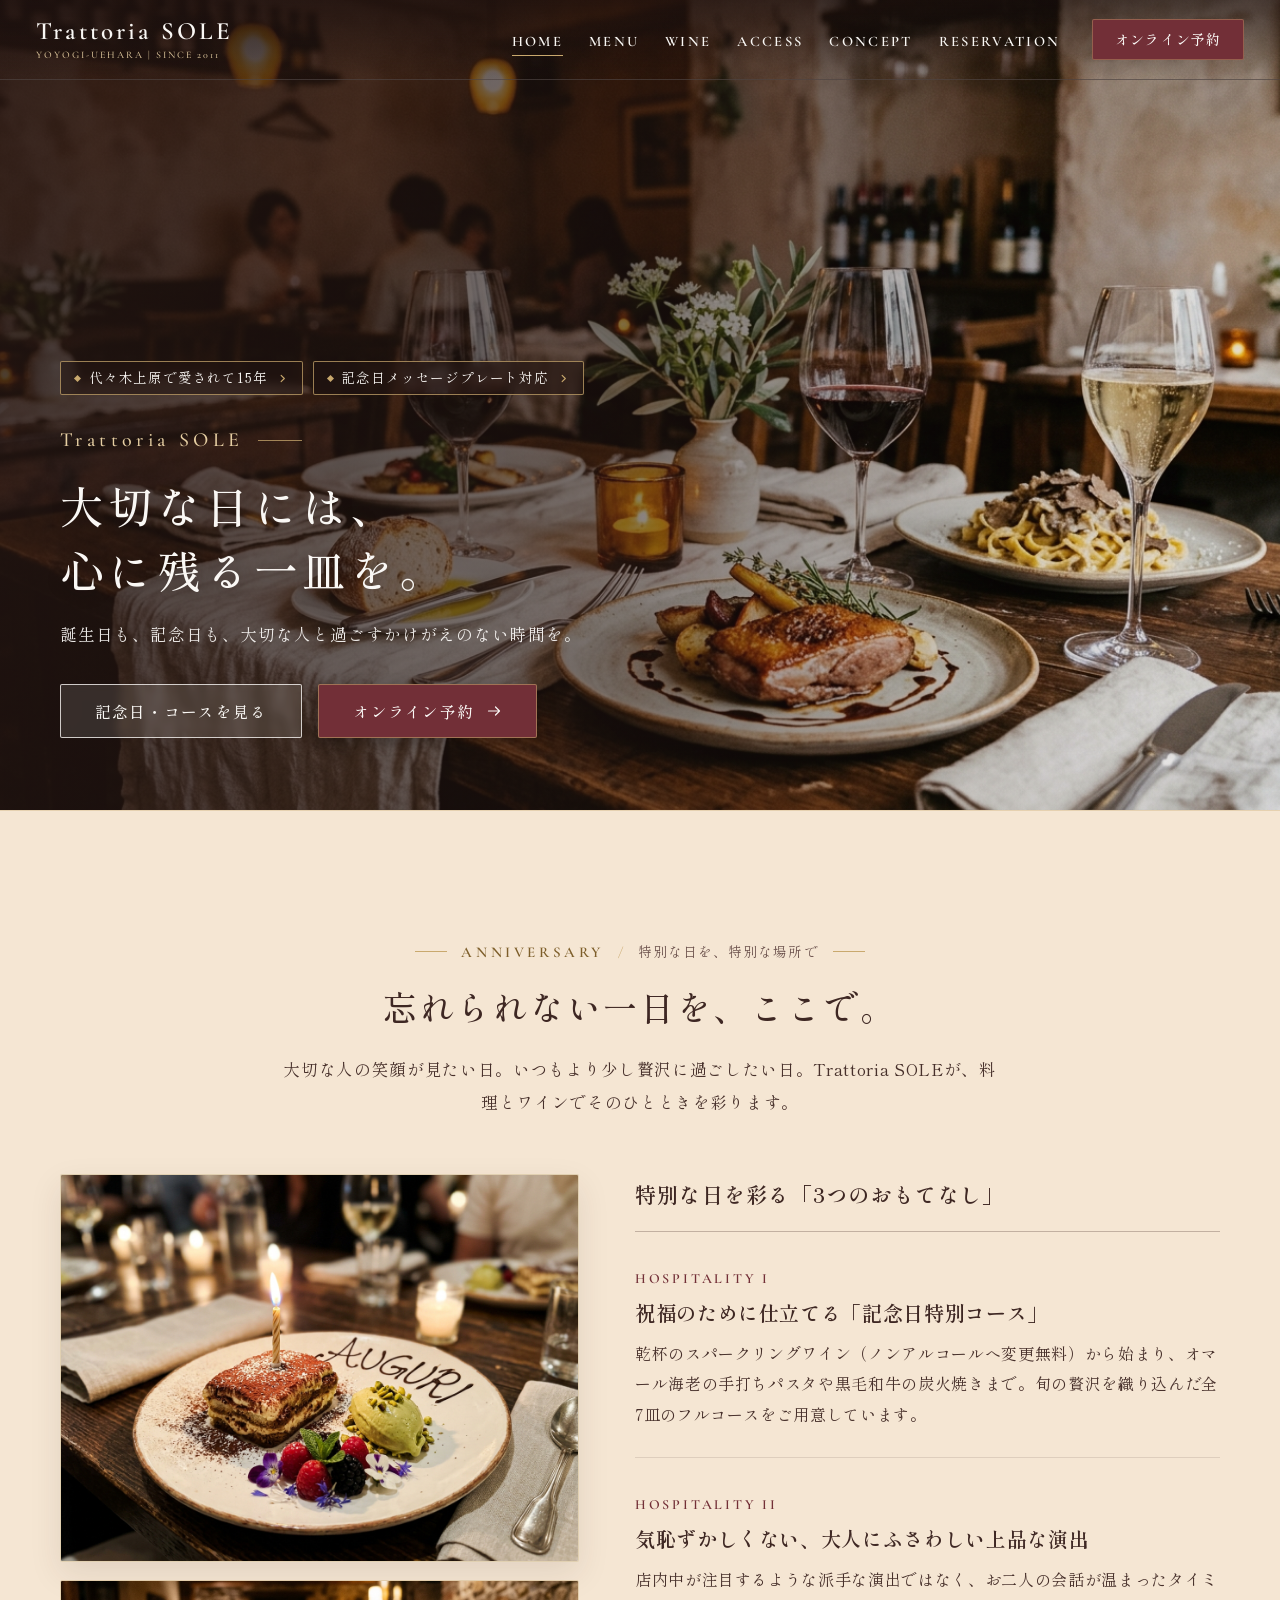
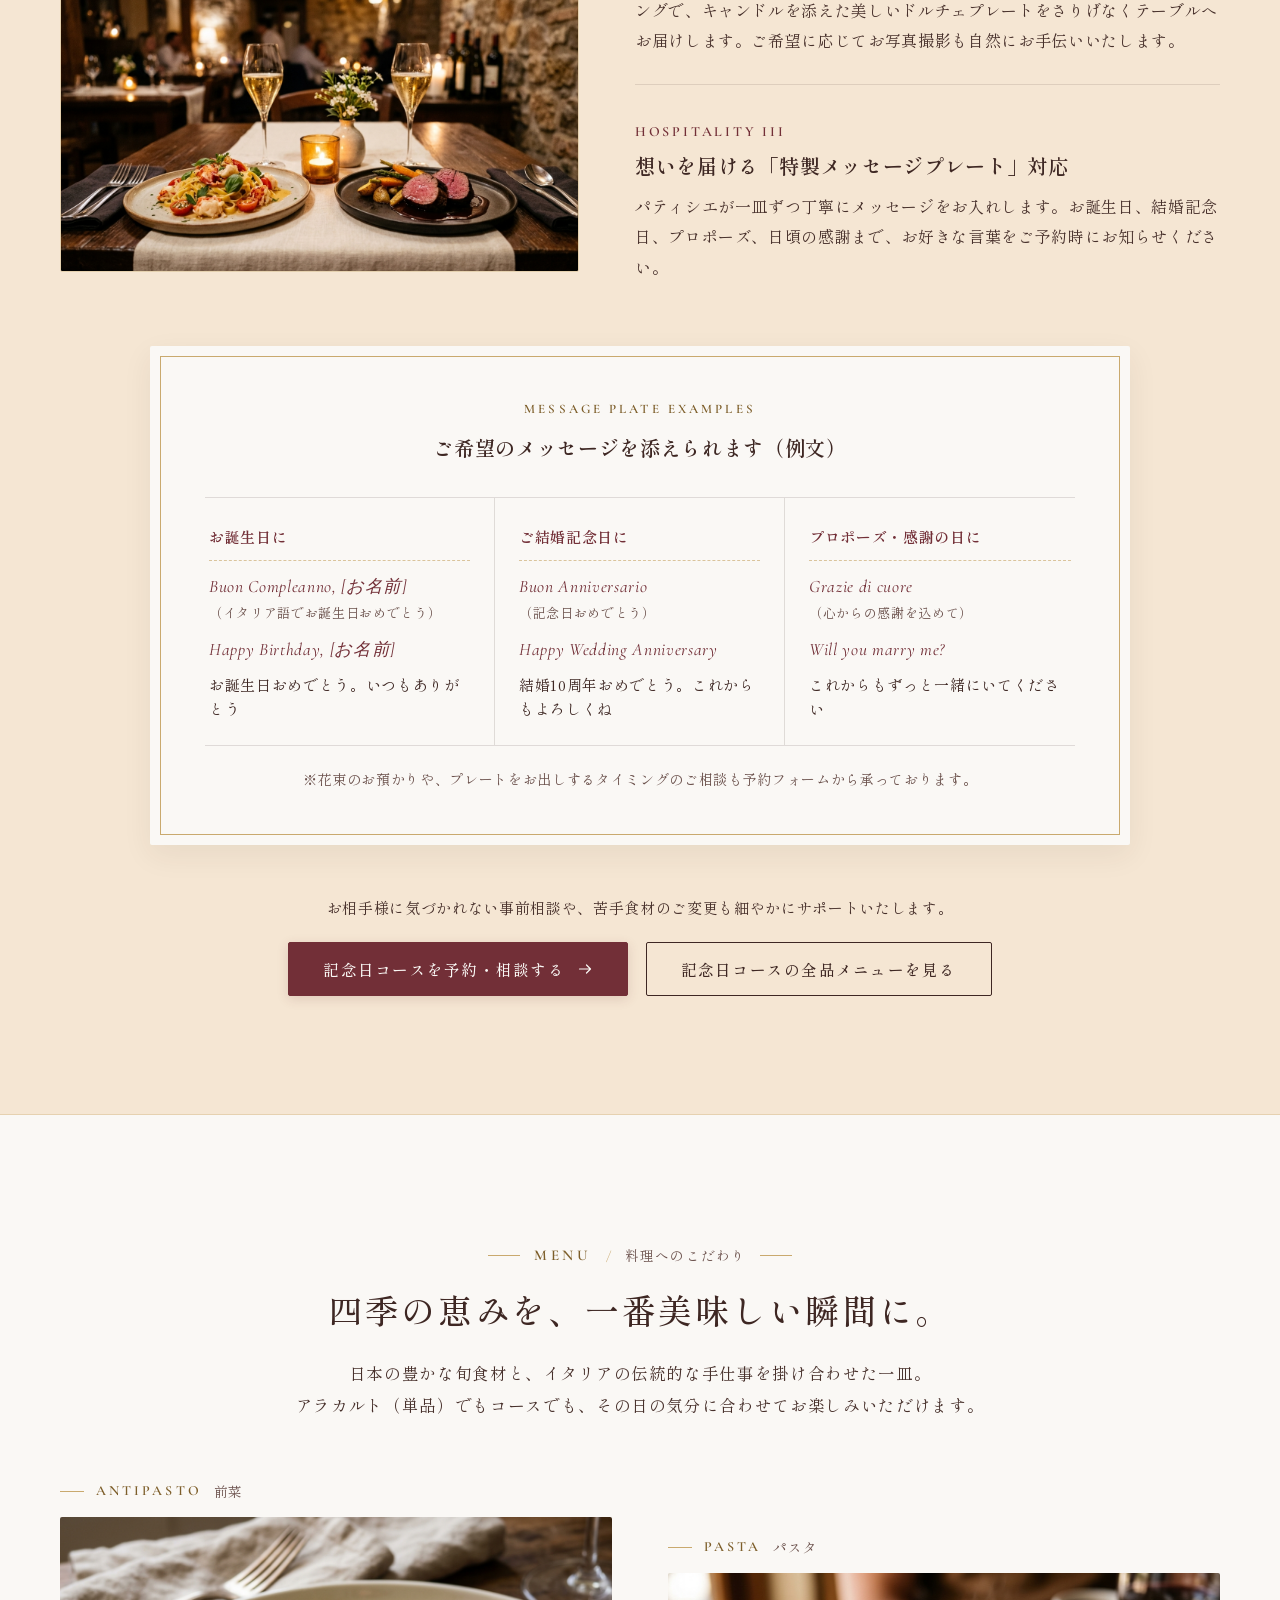
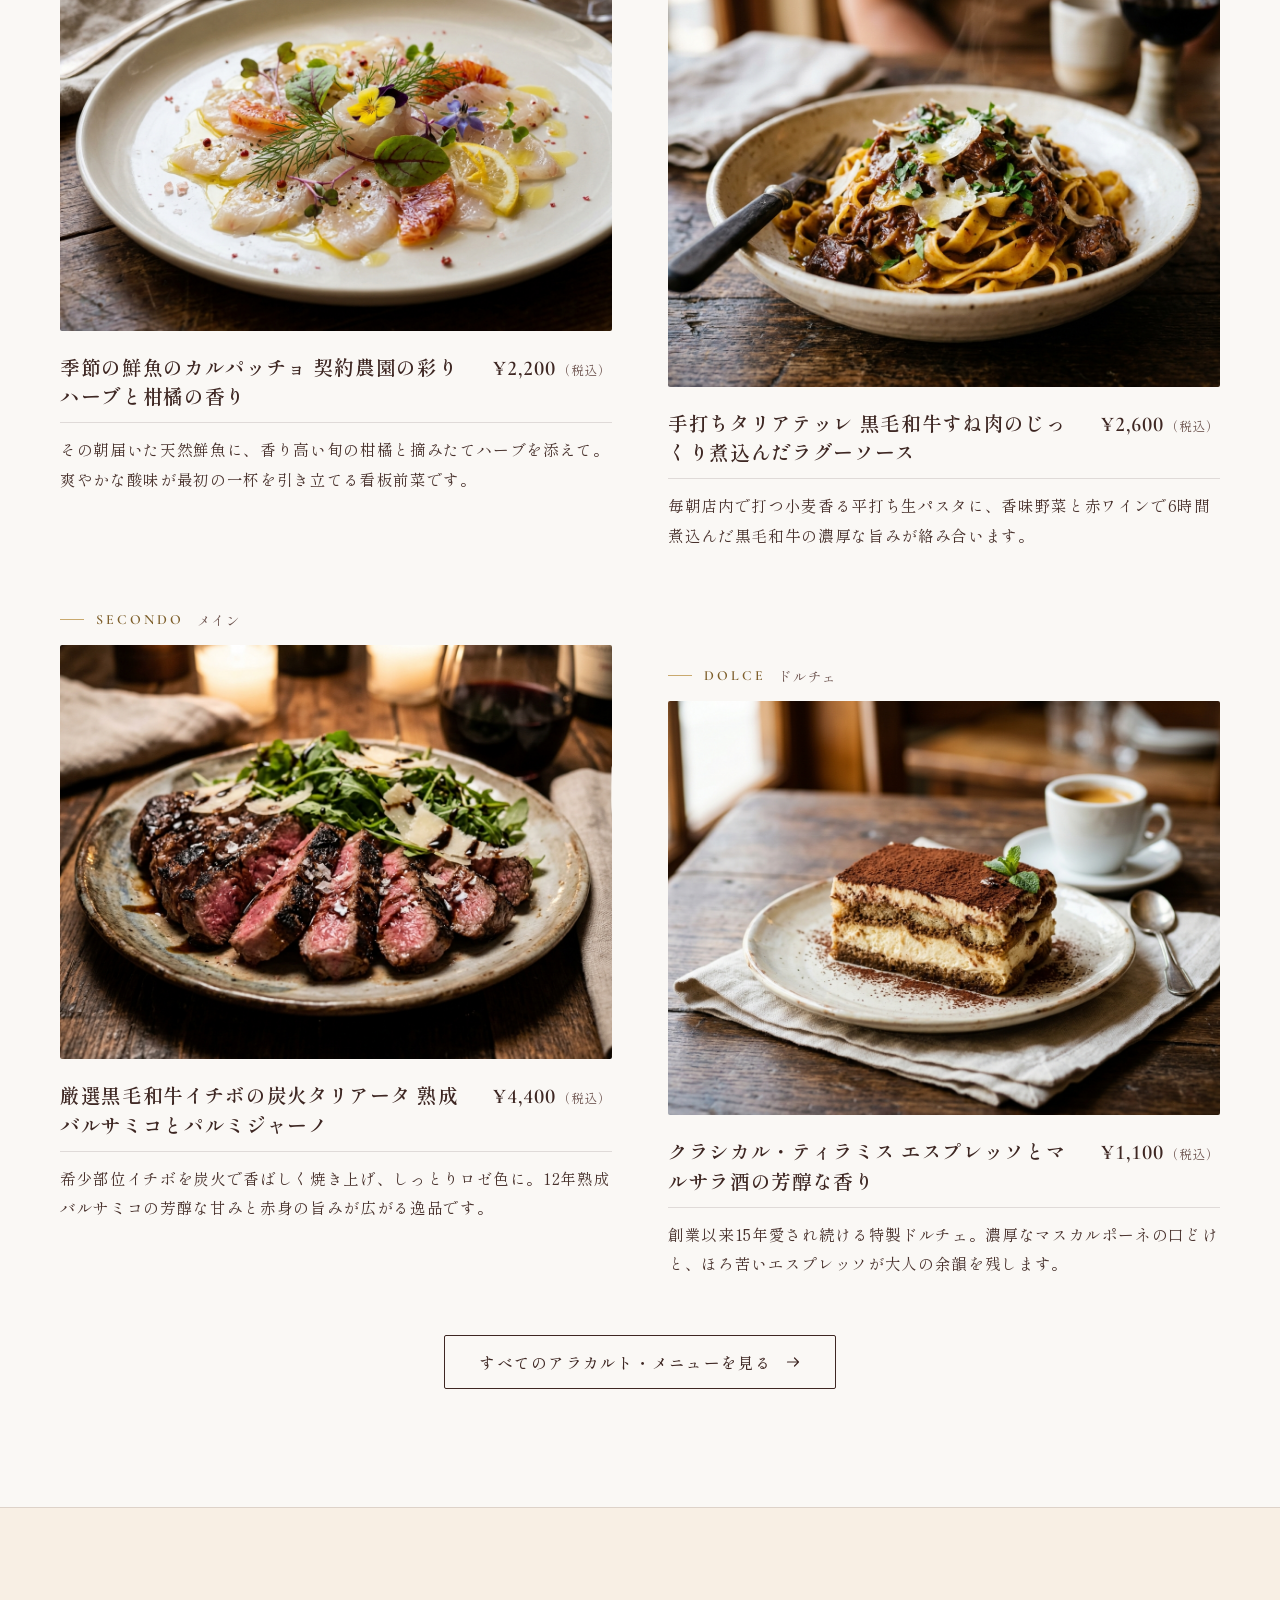
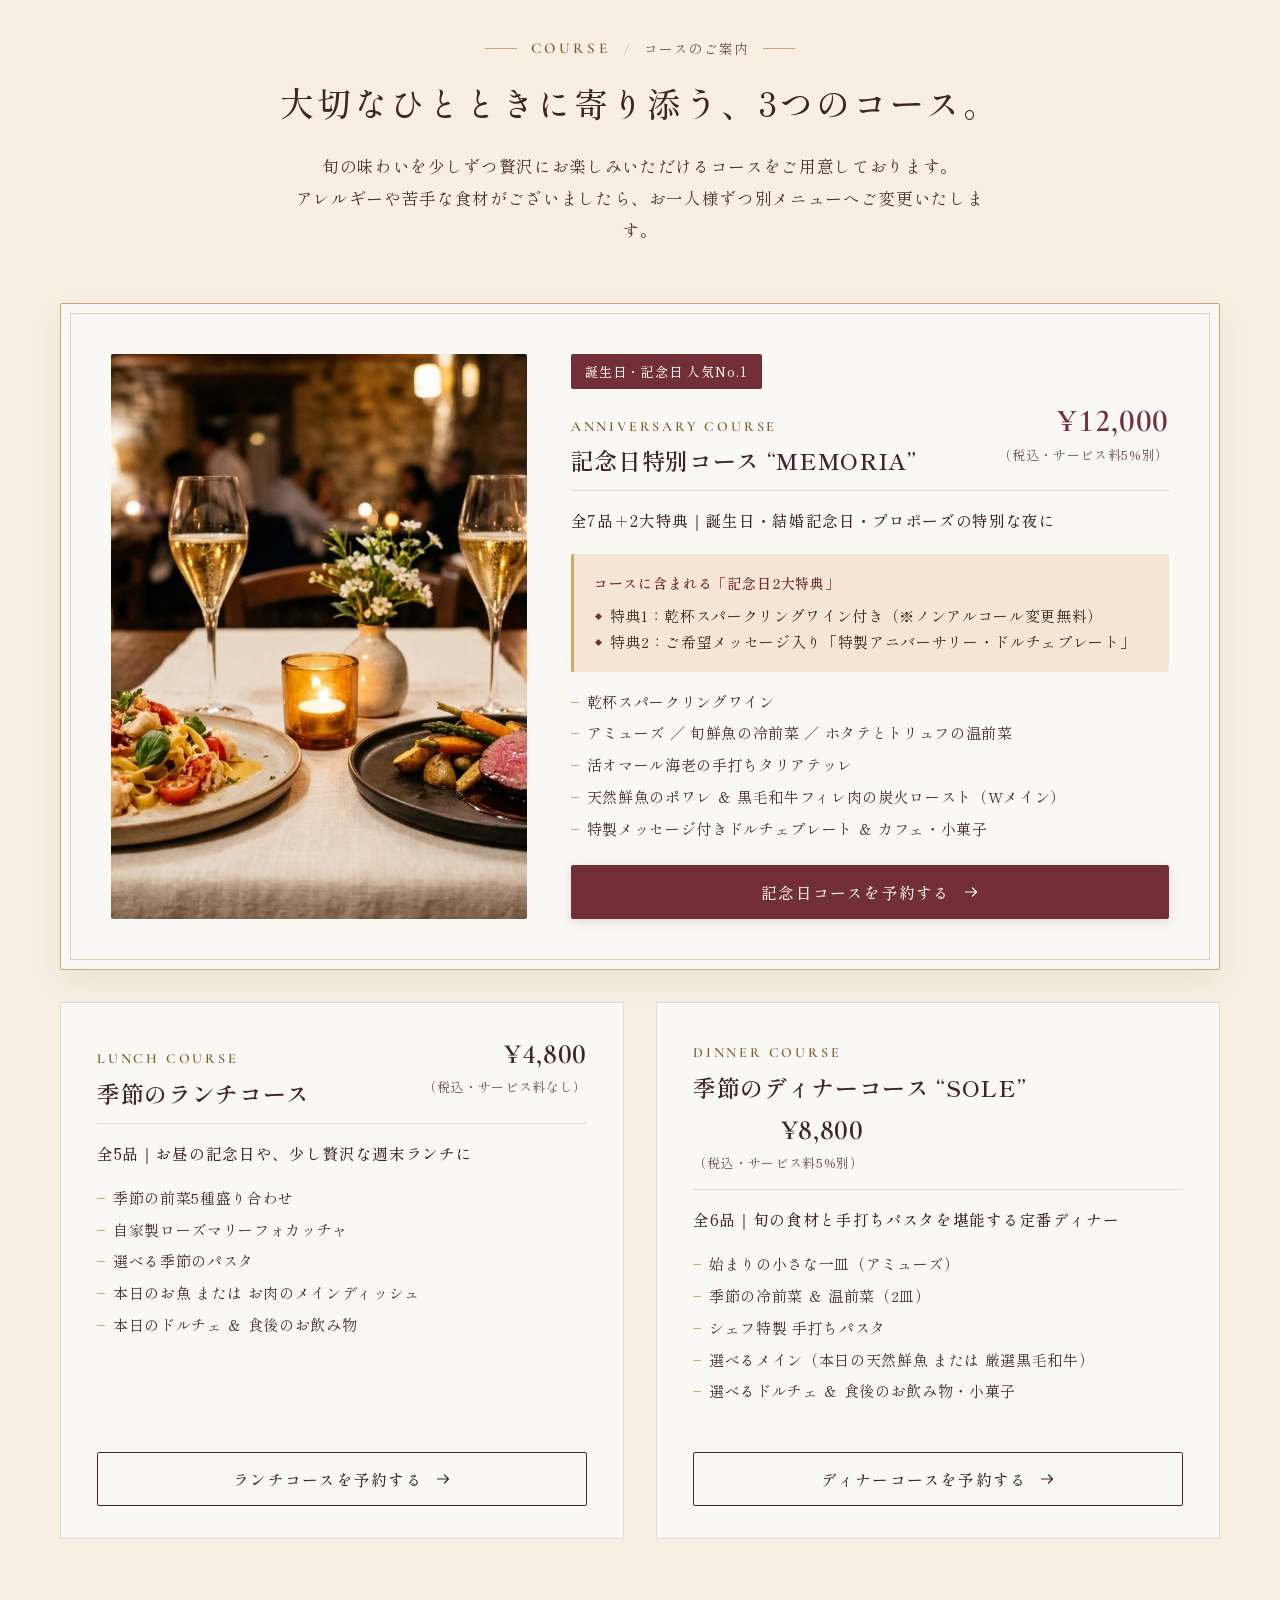
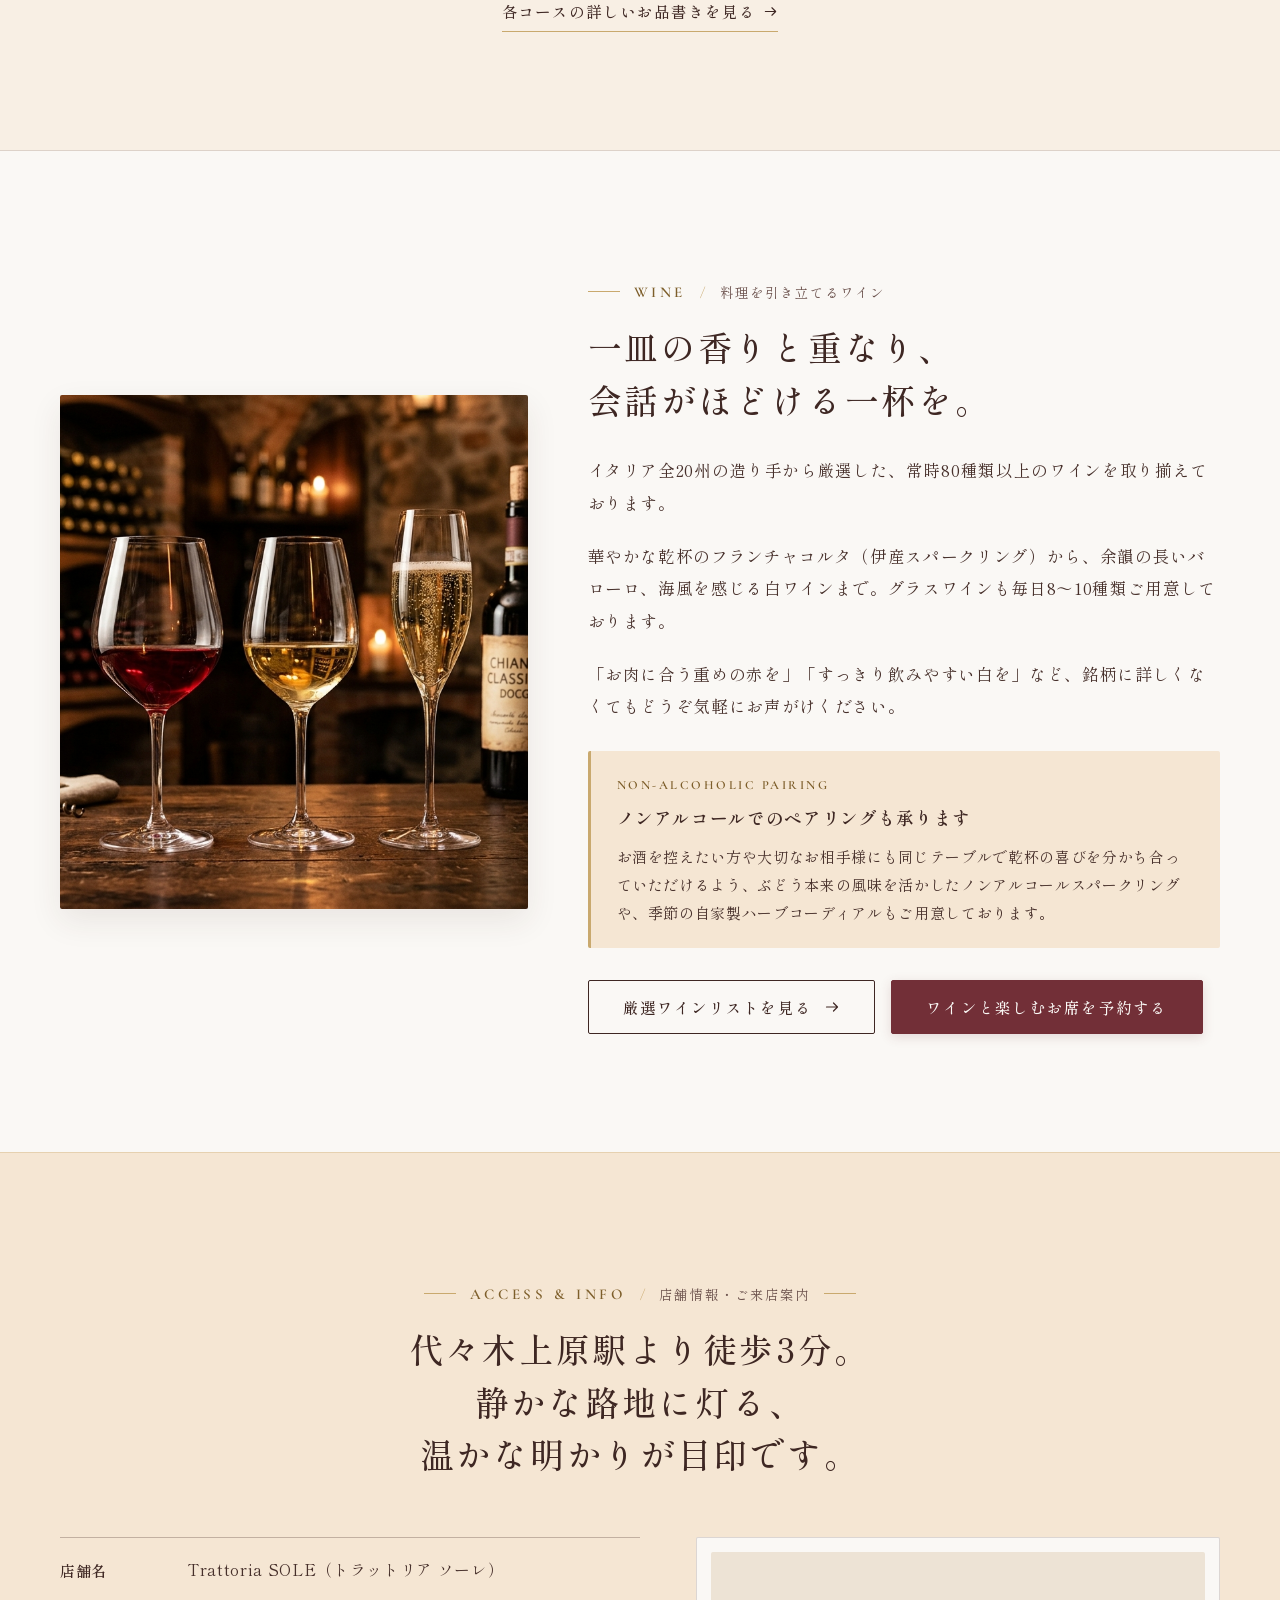
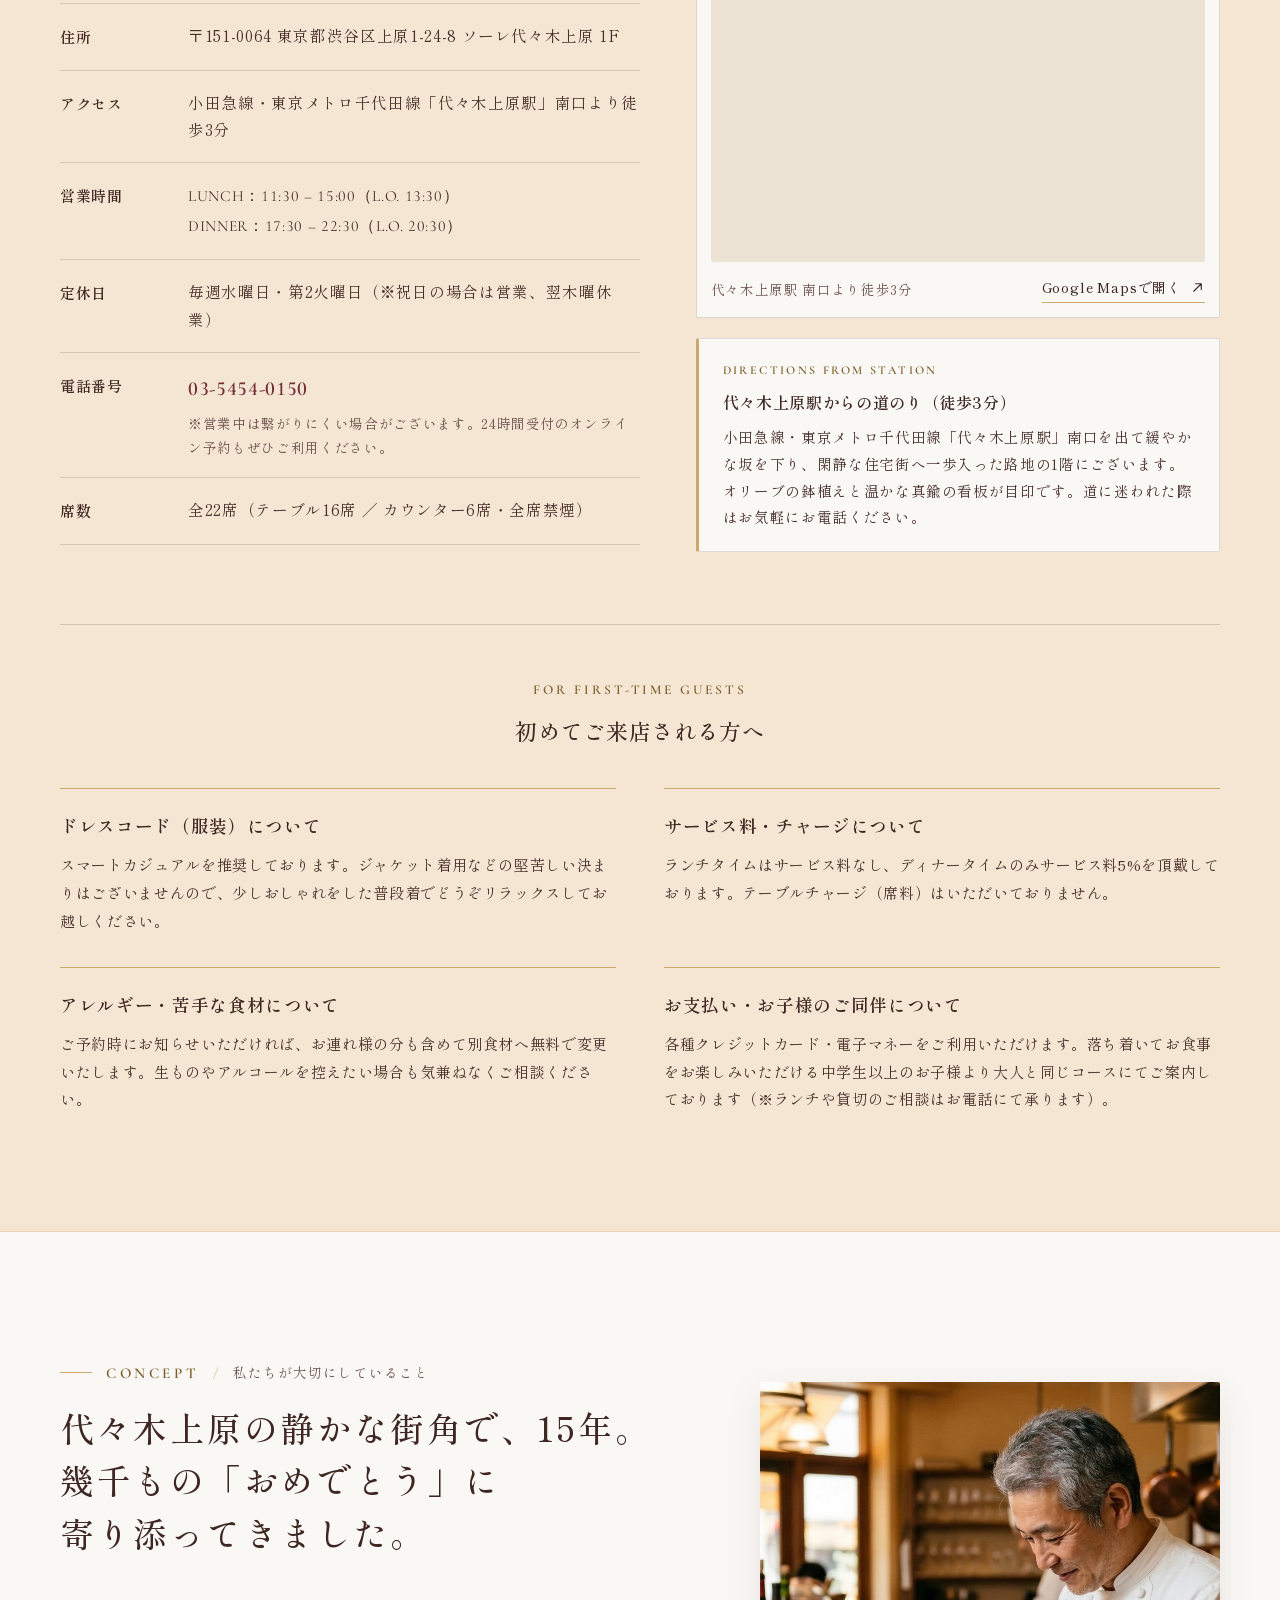
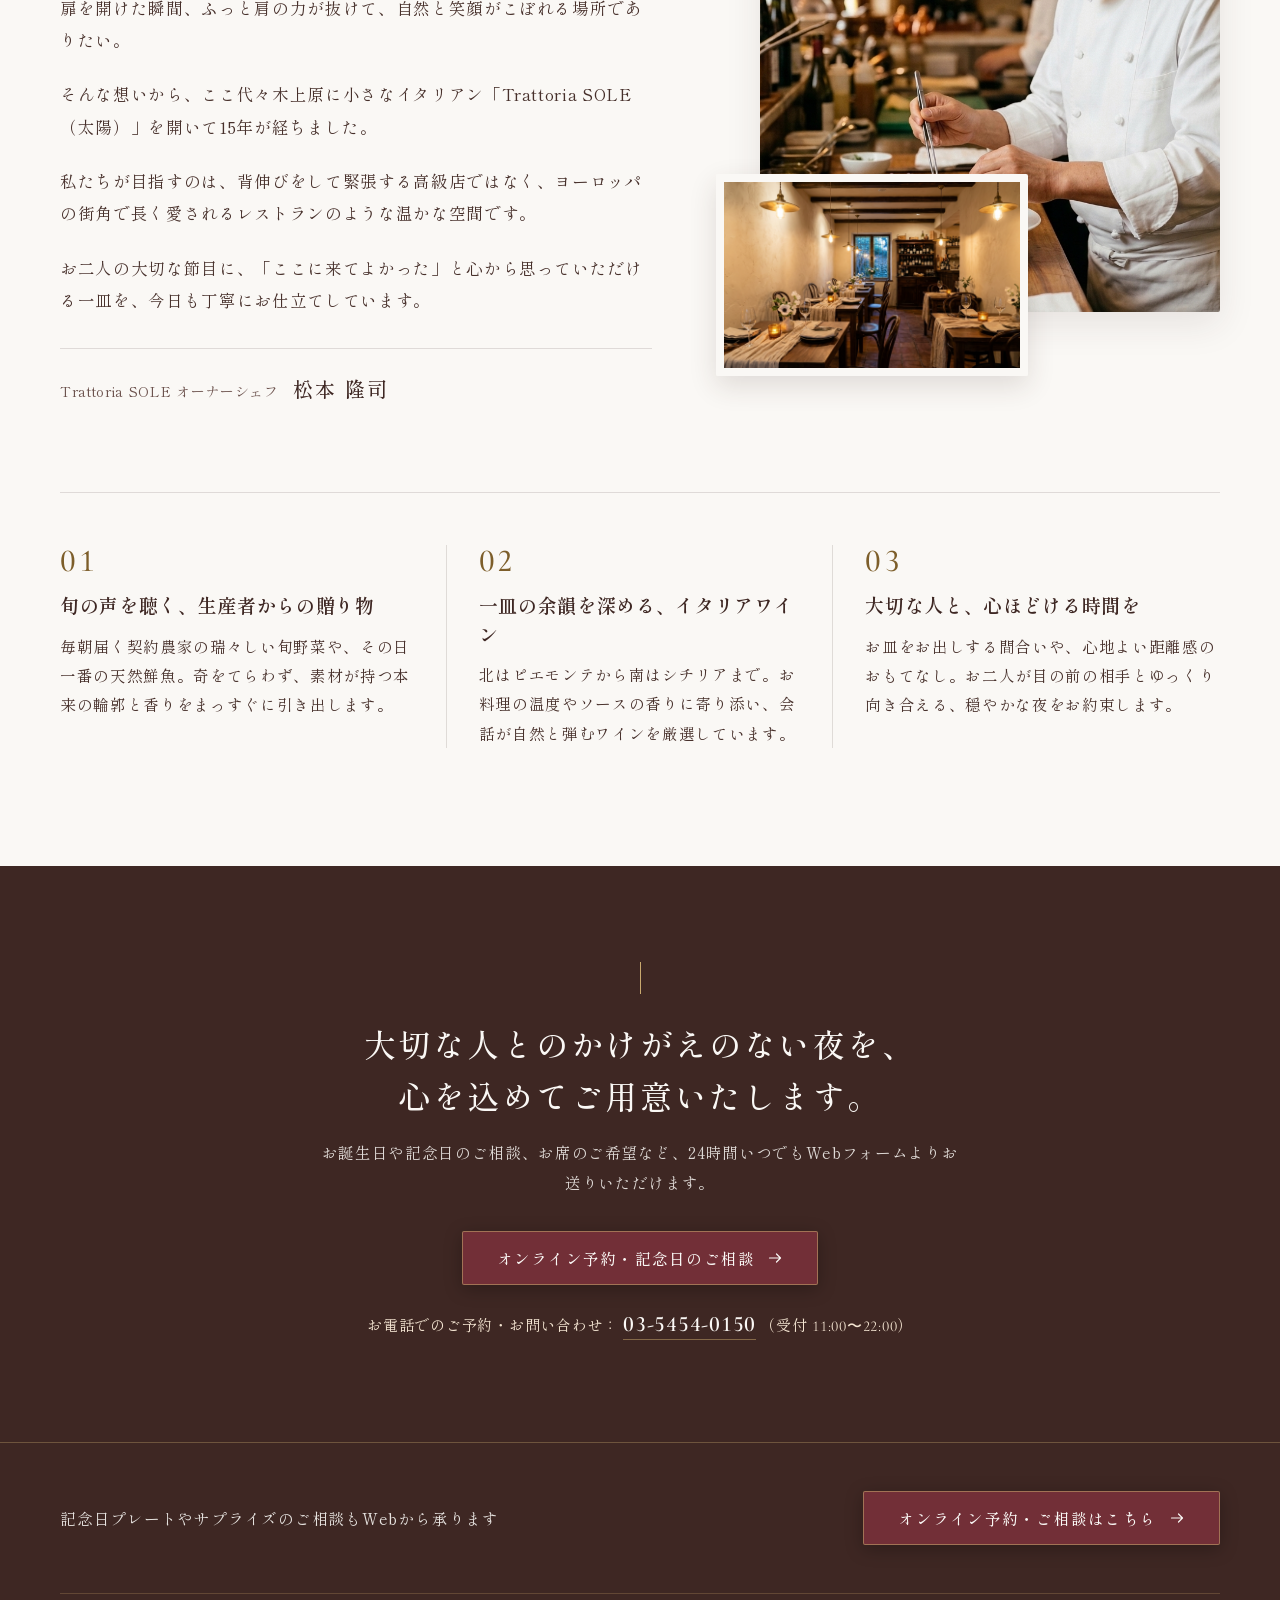
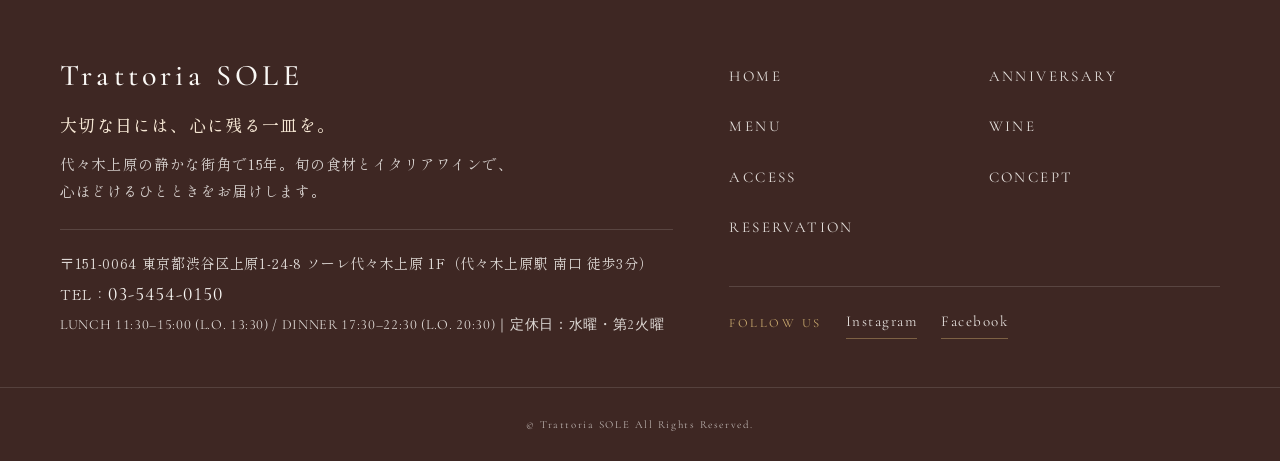
<file: index.html>
<!DOCTYPE html>
<html lang="ja">
<head>
  <meta charset="UTF-8">
  <meta name="viewport" content="width=device-width, initial-scale=1.0">
  <!-- ★ここで検索結果に表示されるページタイトル・説明文を変更できます -->
  <title>Trattoria SOLE（トラットリア ソーレ）｜代々木上原で15年続くイタリアンレストラン</title>
  <meta name="description" content="代々木上原駅徒歩3分、街角で15年愛されるイタリアンレストラン「Trattoria SOLE（トラットリア ソーレ）」。大切な日には、心に残る一皿を。誕生日・結婚記念日・プロポーズの特別コースや特製メッセージプレートも承ります。">

  <!-- Google Fonts（気品ある欧文 Cormorant Garamond ＆ 温かみのある日本語明朝体 Shippori Mincho） -->
  <link rel="preconnect" href="https://fonts.googleapis.com">
  <link rel="preconnect" href="https://fonts.gstatic.com" crossorigin>
  <link href="https://fonts.googleapis.com/css2?family=Cormorant+Garamond:ital,wght@0,400;0,500;0,600;1,400&family=Shippori+Mincho:wght@400;500;600&display=swap" rel="stylesheet">

  <!-- 共通スタイルシート -->
  <link rel="stylesheet" href="css/style.css">
</head>
<body>

  <!-- =====================================================================
       共通ヘッダー（スクロール追従・全ページ共通予約導線）
       ===================================================================== -->
  <header class="site-header site-header--transparent" id="site-header">
    <div class="site-header__inner">
      <!-- ★既存のロゴ画像ファイルがある場合は、ここのテキストロゴを <img src="assets/logo.png" alt="Trattoria SOLE"> に差し替えられます -->
      <a href="index.html" class="site-logo" aria-label="Trattoria SOLE ホームへ">
        <span class="site-logo__main">Trattoria SOLE</span>
        <span class="site-logo__sub">YOYOGI-UEHARA | SINCE 2011</span>
      </a>

      <!-- PC用グローバルナビゲーション ＋ 常時表示予約ボタン -->
      <div class="header-nav-wrap">
        <nav class="global-nav" aria-label="メインナビゲーション">
          <ul class="global-nav__list">
            <li><a href="index.html" class="global-nav__link is-current">HOME</a></li>
            <li><a href="menu.html" class="global-nav__link">MENU</a></li>
            <li><a href="wine.html" class="global-nav__link">WINE</a></li>
            <li><a href="#access" class="global-nav__link">ACCESS</a></li>
            <li><a href="#concept" class="global-nav__link">CONCEPT</a></li>
            <li><a href="reservation.html" class="global-nav__link">RESERVATION</a></li>
          </ul>
        </nav>
        <a href="reservation.html" class="header-cta-btn">オンライン予約</a>
      </div>

      <!-- スマホ・タブレット用ハンバーガーボタン -->
      <button type="button" class="nav-toggle" id="nav-toggle" aria-expanded="false" aria-controls="mobile-drawer" aria-label="メニューを開く">
        <span class="nav-toggle__bars" aria-hidden="true">
          <span class="nav-toggle__bar"></span>
          <span class="nav-toggle__bar"></span>
          <span class="nav-toggle__bar"></span>
        </span>
        <span class="nav-toggle__label" id="nav-toggle-label">MENU</span>
      </button>
    </div>
  </header>

  <!-- スマホ・タブレット用ドロワーメニュー -->
  <div class="mobile-drawer" id="mobile-drawer" aria-hidden="true">
    <nav aria-label="スマートフォン用メニュー">
      <ul class="mobile-drawer__list">
        <li class="mobile-drawer__item">
          <a href="index.html" class="mobile-drawer__link">
            <span class="mobile-drawer__en">HOME</span>
            <span class="mobile-drawer__jp">トップページ</span>
          </a>
        </li>
        <li class="mobile-drawer__item">
          <a href="#anniversary" class="mobile-drawer__link">
            <span class="mobile-drawer__en">ANNIVERSARY</span>
            <span class="mobile-drawer__jp">記念日のおもてなし</span>
          </a>
        </li>
        <li class="mobile-drawer__item">
          <a href="menu.html" class="mobile-drawer__link">
            <span class="mobile-drawer__en">MENU</span>
            <span class="mobile-drawer__jp">お料理・コースのご案内</span>
          </a>
        </li>
        <li class="mobile-drawer__item">
          <a href="wine.html" class="mobile-drawer__link">
            <span class="mobile-drawer__en">WINE</span>
            <span class="mobile-drawer__jp">料理を引き立てるワイン</span>
          </a>
        </li>
        <li class="mobile-drawer__item">
          <a href="#access" class="mobile-drawer__link">
            <span class="mobile-drawer__en">ACCESS</span>
            <span class="mobile-drawer__jp">店舗情報・アクセス</span>
          </a>
        </li>
        <li class="mobile-drawer__item">
          <a href="#concept" class="mobile-drawer__link">
            <span class="mobile-drawer__en">CONCEPT</span>
            <span class="mobile-drawer__jp">私たちが大切にしていること</span>
          </a>
        </li>
        <li class="mobile-drawer__item">
          <a href="reservation.html" class="mobile-drawer__link">
            <span class="mobile-drawer__en">RESERVATION</span>
            <span class="mobile-drawer__jp">ご予約・記念日のご相談</span>
          </a>
        </li>
      </ul>
    </nav>

    <div class="mobile-drawer__footer">
      <p class="mobile-drawer__tel-label">お電話でのご予約・ご相談（11:00–22:00）</p>
      <a href="tel:0354540150" class="mobile-drawer__tel tel-num">03-5454-0150</a>
      <p class="mobile-drawer__hours">
        LUNCH 11:30–15:00 (L.O. 13:30) / DINNER 17:30–22:30 (L.O. 20:30)<br>
        定休日：毎週水曜日・第2火曜日
      </p>
      <a href="reservation.html" class="btn btn--primary">
        <span>オンライン予約・ご相談</span>
        <svg class="btn__arrow" viewBox="0 0 16 16" fill="none" aria-hidden="true">
          <path d="M2.5 8H13.5M9.5 4L13.5 8L9.5 12" stroke="currentColor" stroke-width="1.2" stroke-linecap="round" stroke-linejoin="round"/>
        </svg>
      </a>
    </div>
  </div>

  <main>
    <!-- ===================================================================
         1. ファーストビュー（FV：必須4要素完備・写真が主役＆可読性100%）
         ★ここでトップ画面のキャッチコピー・ボタン文言・メイン画像を変更できます
         =================================================================== -->
    <section class="hero" aria-label="メインビジュアル">
      <!-- ④ メインビジュアル画像 -->
      <div class="hero__media">
        <img
          src="assets/hero-main.jpg"
          alt="キャンドルが灯る温かなテーブルに並ぶTrattoria SOLEの本格イタリア料理と赤ワイン"
          width="1376"
          height="768"
          loading="eager"
          fetchpriority="high"
          class="hero__img"
        >
        <div class="hero__overlay" aria-hidden="true"></div>
      </div>

      <div class="container hero__inner">
        <div class="hero__content">
          <!-- ③ 実績・訴求ボタン（AI-company必須要素：安心感のアピール） -->
          <div class="hero__badges">
            <a href="#concept" class="hero__badge">
              <span class="hero__badge-diamond" aria-hidden="true"></span>
              <span>代々木上原で愛されて15年</span>
              <svg class="hero__badge-chevron" viewBox="0 0 12 12" fill="none" aria-hidden="true">
                <path d="M4.5 2.5L8 6L4.5 9.5" stroke="currentColor" stroke-width="1.2" stroke-linecap="round" stroke-linejoin="round"/>
              </svg>
            </a>
            <a href="#anniversary" class="hero__badge">
              <span class="hero__badge-diamond" aria-hidden="true"></span>
              <span>記念日メッセージプレート対応</span>
              <svg class="hero__badge-chevron" viewBox="0 0 12 12" fill="none" aria-hidden="true">
                <path d="M4.5 2.5L8 6L4.5 9.5" stroke="currentColor" stroke-width="1.2" stroke-linecap="round" stroke-linejoin="round"/>
              </svg>
            </a>
          </div>

          <!-- ① キャッチコピー（※オーナー指定文言厳守） -->
          <p class="hero__brand">Trattoria SOLE</p>
          <h1 class="hero__title">大切な日には、<span class="ib">心に残る一皿を。</span></h1>
          <p class="hero__subtitle">誕生日も、記念日も、<span class="ib">大切な人と過ごすかけがえのない時間を。</span></p>

          <!-- ② アクションボタン（CTAボタン ※オーナー指定2ボタン厳守） -->
          <div class="hero__actions">
            <a href="#anniversary" class="btn btn--ghost-light">
              <span>記念日・コースを見る</span>
            </a>
            <a href="reservation.html" class="btn btn--primary-on-dark">
              <span>オンライン予約</span>
              <svg class="btn__arrow" viewBox="0 0 16 16" fill="none" aria-hidden="true">
                <path d="M2.5 8H13.5M9.5 4L13.5 8L9.5 12" stroke="currentColor" stroke-width="1.2" stroke-linecap="round" stroke-linejoin="round"/>
              </svg>
            </a>
          </div>
        </div>
      </div>
    </section>

    <!-- ===================================================================
         2. ANNIVERSARY｜特別な日を、特別な場所で（最重要セクション）
         ★ここで記念日のおもてなし内容・プレート例文を変更できます
         =================================================================== -->
    <section class="section section--beige" id="anniversary">
      <div class="container">
        <!-- セクション見出し（※オーナー指定文言一字一句厳守） -->
        <div class="section-header section-header--center fade-up">
          <div class="section-eyebrow">
            <span class="section-eyebrow__en">ANNIVERSARY</span>
            <span class="section-eyebrow__sep" aria-hidden="true">/</span>
            <span class="section-eyebrow__jp">特別な日を、特別な場所で</span>
          </div>
          <h2 class="section-title">忘れられない一日を、ここで。</h2>
          <p class="section-lead">大切な人の笑顔が見たい日。いつもより少し贅沢に過ごしたい日。Trattoria SOLEが、料理とワインでそのひとときを彩ります。</p>
        </div>

        <!-- スプリット展開：左 大判ビジュアル × 右 3つのおもてなし -->
        <div class="anniversary-showcase">
          <div class="anniversary__visuals fade-up">
            <figure class="anniversary__main-photo">
              <img
                src="assets/anniversary-plate.jpg"
                alt="季節のフルーツとチョコレート文字で彩られた特製アニバーサリー・デザートプレート"
                width="1200"
                height="896"
                loading="lazy"
              >
            </figure>
            <figure class="anniversary__sub-photo">
              <img
                src="assets/anniversary-course.jpg"
                alt="キャンドルが揺れるテーブルに並ぶ記念日特別コースと乾杯スパークリングワイン"
                width="1376"
                height="768"
                loading="lazy"
              >
            </figure>
          </div>

          <div class="anniversary__points fade-up">
            <h3 class="anniversary__points-heading">特別な日を彩る「3つのおもてなし」</h3>

            <article class="anniversary-point">
              <span class="anniversary-point__roman">HOSPITALITY I</span>
              <h4 class="anniversary-point__title">祝福のために仕立てる「記念日特別コース」</h4>
              <p class="anniversary-point__body">乾杯のスパークリングワイン（ノンアルコールへ変更無料）から始まり、オマール海老の手打ちパスタや黒毛和牛の炭火焼きまで。旬の贅沢を織り込んだ全7皿のフルコースをご用意しています。</p>
            </article>

            <article class="anniversary-point">
              <span class="anniversary-point__roman">HOSPITALITY II</span>
              <h4 class="anniversary-point__title">気恥ずかしくない、大人にふさわしい上品な演出</h4>
              <p class="anniversary-point__body">店内中が注目するような派手な演出ではなく、お二人の会話が温まったタイミングで、キャンドルを添えた美しいドルチェプレートをさりげなくテーブルへお届けします。ご希望に応じてお写真撮影も自然にお手伝いいたします。</p>
            </article>

            <article class="anniversary-point">
              <span class="anniversary-point__roman">HOSPITALITY III</span>
              <h4 class="anniversary-point__title">想いを届ける「特製メッセージプレート」対応</h4>
              <p class="anniversary-point__body">パティシエが一皿ずつ丁寧にメッセージをお入れします。お誕生日、結婚記念日、プロポーズ、日頃の感謝まで、お好きな言葉をご予約時にお知らせください。</p>
            </article>
          </div>
        </div>

        <!-- 招待状風デザイン枠：メッセージ例文ガイド -->
        <div class="invitation-sheet fade-up">
          <div class="invitation-sheet__inner">
            <div class="invitation-sheet__header">
              <span class="invitation-sheet__eyebrow">MESSAGE PLATE EXAMPLES</span>
              <h3 class="invitation-sheet__title">ご希望のメッセージを添えられます（例文）</h3>
            </div>

            <div class="invitation-grid">
              <div class="invitation-col">
                <h4 class="invitation-col__cat">お誕生日に</h4>
                <ul class="invitation-examples">
                  <li>
                    <span class="invitation-examples__it">Buon Compleanno, [お名前]</span>
                    <span class="invitation-examples__note">（イタリア語でお誕生日おめでとう）</span>
                  </li>
                  <li>
                    <span class="invitation-examples__it">Happy Birthday, [お名前]</span>
                  </li>
                  <li class="invitation-examples__jp">お誕生日おめでとう。いつもありがとう</li>
                </ul>
              </div>

              <div class="invitation-col">
                <h4 class="invitation-col__cat">ご結婚記念日に</h4>
                <ul class="invitation-examples">
                  <li>
                    <span class="invitation-examples__it">Buon Anniversario</span>
                    <span class="invitation-examples__note">（記念日おめでとう）</span>
                  </li>
                  <li>
                    <span class="invitation-examples__it">Happy Wedding Anniversary</span>
                  </li>
                  <li class="invitation-examples__jp">結婚10周年おめでとう。これからもよろしくね</li>
                </ul>
              </div>

              <div class="invitation-col">
                <h4 class="invitation-col__cat">プロポーズ・感謝の日に</h4>
                <ul class="invitation-examples">
                  <li>
                    <span class="invitation-examples__it">Grazie di cuore</span>
                    <span class="invitation-examples__note">（心からの感謝を込めて）</span>
                  </li>
                  <li>
                    <span class="invitation-examples__it">Will you marry me?</span>
                  </li>
                  <li class="invitation-examples__jp">これからもずっと一緒にいてください</li>
                </ul>
              </div>
            </div>

            <p class="invitation-sheet__note">※花束のお預かりや、プレートをお出しするタイミングのご相談も予約フォームから承っております。</p>
          </div>
        </div>

        <!-- ANNIVERSARYセクション直下・予約導線エリア -->
        <div class="anniversary-cta fade-up">
          <p class="anniversary-cta__micro">お相手様に気づかれない事前相談や、苦手食材のご変更も細やかにサポートいたします。</p>
          <div class="anniversary-cta__buttons">
            <a href="reservation.html?course=anniversary" class="btn btn--primary">
              <span>記念日コースを予約・相談する</span>
              <svg class="btn__arrow" viewBox="0 0 16 16" fill="none" aria-hidden="true">
                <path d="M2.5 8H13.5M9.5 4L13.5 8L9.5 12" stroke="currentColor" stroke-width="1.2" stroke-linecap="round" stroke-linejoin="round"/>
              </svg>
            </a>
            <a href="menu.html#anniversary-course" class="btn btn--secondary">
              <span>記念日コースの全品メニューを見る</span>
            </a>
          </div>
        </div>
      </div>
    </section>

    <!-- ===================================================================
         3. MENU｜料理へのこだわり（段差2×2フォトギャラリー × お品書き罫線）
         ★ここでトップページに表示する看板料理4品と価格を変更できます
         =================================================================== -->
    <section class="section section--ivory" id="menu">
      <div class="container">
        <div class="section-header section-header--center fade-up">
          <div class="section-eyebrow">
            <span class="section-eyebrow__en">MENU</span>
            <span class="section-eyebrow__sep" aria-hidden="true">/</span>
            <span class="section-eyebrow__jp">料理へのこだわり</span>
          </div>
          <h2 class="section-title">四季の恵みを、<span class="ib">一番美味しい瞬間に。</span></h2>
          <p class="section-lead">
            日本の豊かな旬食材と、イタリアの伝統的な手仕事を掛け合わせた一皿。<br class="pc-only">
            アラカルト（単品）でもコースでも、その日の気分に合わせてお楽しみいただけます。
          </p>
        </div>

        <!-- 均一カードではなく、料理専門誌のような段差2×2フォトギャラリー -->
        <div class="menu-staggered">
          <!-- 1. ANTIPASTO -->
          <article class="menu-feature fade-up">
            <div class="menu-feature__cat">
              <span class="menu-feature__cat-en">ANTIPASTO</span>
              <span class="menu-feature__cat-jp">前菜</span>
            </div>
            <figure class="menu-feature__photo">
              <img
                src="assets/menu-antipasto.jpg"
                alt="季節の鮮魚のカルパッチョ 契約農園の彩りハーブと柑橘の香り"
                width="1200"
                height="896"
                loading="lazy"
              >
            </figure>
            <div class="menu-feature__head">
              <h3 class="menu-feature__name">季節の鮮魚のカルパッチョ 契約農園の彩りハーブと柑橘の香り</h3>
              <p class="menu-feature__price">¥2,200<span class="menu-feature__tax">（税込）</span></p>
            </div>
            <p class="menu-feature__desc">その朝届いた天然鮮魚に、香り高い旬の柑橘と摘みたてハーブを添えて。爽やかな酸味が最初の一杯を引き立てる看板前菜です。</p>
          </article>

          <!-- 2. PASTA -->
          <article class="menu-feature fade-up">
            <div class="menu-feature__cat">
              <span class="menu-feature__cat-en">PASTA</span>
              <span class="menu-feature__cat-jp">パスタ</span>
            </div>
            <figure class="menu-feature__photo">
              <img
                src="assets/menu-pasta.jpg"
                alt="手打ちタリアテッレ 黒毛和牛すね肉のじっくり煮込んだラグーソース"
                width="1200"
                height="896"
                loading="lazy"
              >
            </figure>
            <div class="menu-feature__head">
              <h3 class="menu-feature__name">手打ちタリアテッレ 黒毛和牛すね肉のじっくり煮込んだラグーソース</h3>
              <p class="menu-feature__price">¥2,600<span class="menu-feature__tax">（税込）</span></p>
            </div>
            <p class="menu-feature__desc">毎朝店内で打つ小麦香る平打ち生パスタに、香味野菜と赤ワインで6時間煮込んだ黒毛和牛の濃厚な旨みが絡み合います。</p>
          </article>

          <!-- 3. SECONDO -->
          <article class="menu-feature fade-up">
            <div class="menu-feature__cat">
              <span class="menu-feature__cat-en">SECONDO</span>
              <span class="menu-feature__cat-jp">メイン</span>
            </div>
            <figure class="menu-feature__photo">
              <img
                src="assets/menu-secondo.jpg"
                alt="厳選黒毛和牛イチボの炭火タリアータ 熟成バルサミコとパルミジャーノ"
                width="1200"
                height="896"
                loading="lazy"
              >
            </figure>
            <div class="menu-feature__head">
              <h3 class="menu-feature__name">厳選黒毛和牛イチボの炭火タリアータ 熟成バルサミコとパルミジャーノ</h3>
              <p class="menu-feature__price">¥4,400<span class="menu-feature__tax">（税込）</span></p>
            </div>
            <p class="menu-feature__desc">希少部位イチボを炭火で香ばしく焼き上げ、しっとりロゼ色に。12年熟成バルサミコの芳醇な甘みと赤身の旨みが広がる逸品です。</p>
          </article>

          <!-- 4. DOLCE -->
          <article class="menu-feature fade-up">
            <div class="menu-feature__cat">
              <span class="menu-feature__cat-en">DOLCE</span>
              <span class="menu-feature__cat-jp">ドルチェ</span>
            </div>
            <figure class="menu-feature__photo">
              <img
                src="assets/menu-dolce.jpg"
                alt="クラシカル・ティラミスと香り高いエスプレッソ"
                width="1200"
                height="896"
                loading="lazy"
              >
            </figure>
            <div class="menu-feature__head">
              <h3 class="menu-feature__name">クラシカル・ティラミス エスプレッソとマルサラ酒の芳醇な香り</h3>
              <p class="menu-feature__price">¥1,100<span class="menu-feature__tax">（税込）</span></p>
            </div>
            <p class="menu-feature__desc">創業以来15年愛され続ける特製ドルチェ。濃厚なマスカルポーネの口どけと、ほろ苦いエスプレッソが大人の余韻を残します。</p>
          </article>
        </div>

        <div class="section-bottom-action fade-up">
          <a href="menu.html" class="btn btn--secondary">
            <span>すべてのアラカルト・メニューを見る</span>
            <svg class="btn__arrow" viewBox="0 0 16 16" fill="none" aria-hidden="true">
              <path d="M2.5 8H13.5M9.5 4L13.5 8L9.5 12" stroke="currentColor" stroke-width="1.2" stroke-linecap="round" stroke-linejoin="round"/>
            </svg>
          </a>
        </div>
      </div>
    </section>

    <!-- ===================================================================
         4. COURSE｜コースのご案内（記念日主役フルワイド ＋ 下段2列階層）
         ★ここで3つのコース料金・特典・お品書き概要を変更できます
         =================================================================== -->
    <section class="section section--beige-soft" id="course">
      <div class="container">
        <div class="section-header section-header--center fade-up">
          <div class="section-eyebrow">
            <span class="section-eyebrow__en">COURSE</span>
            <span class="section-eyebrow__sep" aria-hidden="true">/</span>
            <span class="section-eyebrow__jp">コースのご案内</span>
          </div>
          <h2 class="section-title">大切なひとときに寄り添う、<span class="ib">3つのコース。</span></h2>
          <p class="section-lead">
            旬の味わいを少しずつ贅沢にお楽しみいただけるコースをご用意しております。<br class="pc-only">
            アレルギーや苦手な食材がございましたら、お一人様ずつ別メニューへご変更いたします。
          </p>
        </div>

        <!-- ▼ 記念日コースの料金・内容（上段フルワイド特別ハイライト枠） ▼ -->
        <article class="course-featured fade-up">
          <div class="course-featured__inner">
            <figure class="course-featured__media">
              <img
                src="assets/anniversary-course.jpg"
                alt="活オマール海老のパスタや黒毛和牛ロースト、乾杯スパークリングが並ぶ記念日特別コース"
                width="1376"
                height="768"
                loading="lazy"
              >
            </figure>

            <div class="course-featured__body">
              <span class="course-badge">誕生日・記念日 人気No.1</span>
              <div class="course-featured__head">
                <div>
                  <span class="course-name-en">ANNIVERSARY COURSE</span>
                  <h3 class="course-name-jp">記念日特別コース &ldquo;MEMORIA&rdquo;</h3>
                </div>
                <div class="course-price-block">
                  <span class="course-price-num">¥12,000</span>
                  <span class="course-price-meta">（税込・サービス料5%別）</span>
                </div>
              </div>

              <p class="course-summary">全7品＋2大特典｜誕生日・結婚記念日・プロポーズの特別な夜に</p>

              <!-- 記念日2大特典 -->
              <div class="course-perks">
                <p class="course-perks__title">コースに含まれる「記念日2大特典」</p>
                <ul class="course-perks__list">
                  <li>特典1：乾杯スパークリングワイン付き（※ノンアルコール変更無料）</li>
                  <li>特典2：ご希望メッセージ入り「特製アニバーサリー・ドルチェプレート」</li>
                </ul>
              </div>

              <ul class="course-items-list">
                <li>乾杯スパークリングワイン</li>
                <li>アミューズ ／ 旬鮮魚の冷前菜 ／ ホタテとトリュフの温前菜</li>
                <li>活オマール海老の手打ちタリアテッレ</li>
                <li>天然鮮魚のポワレ ＆ 黒毛和牛フィレ肉の炭火ロースト（Wメイン）</li>
                <li>特製メッセージ付きドルチェプレート ＆ カフェ・小菓子</li>
              </ul>

              <a href="reservation.html?course=anniversary" class="btn btn--primary" style="width: 100%;">
                <span>記念日コースを予約する</span>
                <svg class="btn__arrow" viewBox="0 0 16 16" fill="none" aria-hidden="true">
                  <path d="M2.5 8H13.5M9.5 4L13.5 8L9.5 12" stroke="currentColor" stroke-width="1.2" stroke-linecap="round" stroke-linejoin="round"/>
                </svg>
              </a>
            </div>
          </div>
        </article>

        <!-- ▼ ランチコース・定番ディナーコース（下段2カラム比較お品書き枠） ▼ -->
        <div class="course-pair">
          <!-- Card 01: LUNCH COURSE -->
          <article class="course-sheet fade-up">
            <div>
              <div class="course-sheet__head">
                <div>
                  <span class="course-name-en">LUNCH COURSE</span>
                  <h3 class="course-name-jp">季節のランチコース</h3>
                </div>
                <div class="course-price-block">
                  <span class="course-price-num">¥4,800</span>
                  <span class="course-price-meta">（税込・サービス料なし）</span>
                </div>
              </div>
              <p class="course-summary">全5品｜お昼の記念日や、少し贅沢な週末ランチに</p>
              <ul class="course-items-list">
                <li>季節の前菜5種盛り合わせ</li>
                <li>自家製ローズマリーフォカッチャ</li>
                <li>選べる季節のパスタ</li>
                <li>本日のお魚 または お肉のメインディッシュ</li>
                <li>本日のドルチェ ＆ 食後のお飲み物</li>
              </ul>
            </div>
            <div class="course-sheet__cta">
              <a href="reservation.html?course=lunch" class="btn btn--secondary">
                <span>ランチコースを予約する</span>
                <svg class="btn__arrow" viewBox="0 0 16 16" fill="none" aria-hidden="true">
                  <path d="M2.5 8H13.5M9.5 4L13.5 8L9.5 12" stroke="currentColor" stroke-width="1.2" stroke-linecap="round" stroke-linejoin="round"/>
                </svg>
              </a>
            </div>
          </article>

          <!-- Card 02: DINNER COURSE -->
          <article class="course-sheet fade-up">
            <div>
              <div class="course-sheet__head">
                <div>
                  <span class="course-name-en">DINNER COURSE</span>
                  <h3 class="course-name-jp">季節のディナーコース &ldquo;SOLE&rdquo;</h3>
                </div>
                <div class="course-price-block">
                  <span class="course-price-num">¥8,800</span>
                  <span class="course-price-meta">（税込・サービス料5%別）</span>
                </div>
              </div>
              <p class="course-summary">全6品｜旬の食材と手打ちパスタを堪能する定番ディナー</p>
              <ul class="course-items-list">
                <li>始まりの小さな一皿（アミューズ）</li>
                <li>季節の冷前菜 ＆ 温前菜（2皿）</li>
                <li>シェフ特製 手打ちパスタ</li>
                <li>選べるメイン（本日の天然鮮魚 または 厳選黒毛和牛）</li>
                <li>選べるドルチェ ＆ 食後のお飲み物・小菓子</li>
              </ul>
            </div>
            <div class="course-sheet__cta">
              <a href="reservation.html?course=dinner" class="btn btn--secondary">
                <span>ディナーコースを予約する</span>
                <svg class="btn__arrow" viewBox="0 0 16 16" fill="none" aria-hidden="true">
                  <path d="M2.5 8H13.5M9.5 4L13.5 8L9.5 12" stroke="currentColor" stroke-width="1.2" stroke-linecap="round" stroke-linejoin="round"/>
                </svg>
              </a>
            </div>
          </article>
        </div>

        <div class="section-bottom-action fade-up">
          <a href="menu.html#course-detail" class="text-link">
            <span>各コースの詳しいお品書きを見る</span>
            <svg viewBox="0 0 16 16" fill="none" aria-hidden="true">
              <path d="M2.5 8H13.5M9.5 4L13.5 8L9.5 12" stroke="currentColor" stroke-width="1.2" stroke-linecap="round" stroke-linejoin="round"/>
            </svg>
          </a>
        </div>
      </div>
    </section>

    <!-- ===================================================================
         5. WINE｜料理を引き立てるワイン（5:7スプリット ＋ 左ゴールド縦線枠）
         ★ここでワイン紹介文・ノンアルコール案内を変更できます
         =================================================================== -->
    <section class="section section--ivory" id="wine">
      <div class="container">
        <div class="wine-split">
          <figure class="wine-split__photo fade-up">
            <img
              src="assets/wine-selection.jpg"
              alt="イタリア各地から厳選した赤・白・スパークリングワインのボトルとグラス"
              width="1376"
              height="768"
              loading="lazy"
            >
          </figure>

          <div class="wine-split__content fade-up">
            <div class="section-header" style="margin-bottom: 28px;">
              <div class="section-eyebrow">
                <span class="section-eyebrow__en">WINE</span>
                <span class="section-eyebrow__sep" aria-hidden="true">/</span>
                <span class="section-eyebrow__jp">料理を引き立てるワイン</span>
              </div>
              <h2 class="section-title">
                一皿の香りと重なり、<br>
                会話がほどける一杯を。
              </h2>
            </div>

            <div class="wine-split__text">
              <p>イタリア全20州の造り手から厳選した、常時80種類以上のワインを取り揃えております。</p>
              <p>華やかな乾杯のフランチャコルタ（伊産スパークリング）から、余韻の長いバローロ、海風を感じる白ワインまで。グラスワインも毎日8〜10種類ご用意しております。</p>
              <p>「お肉に合う重めの赤を」「すっきり飲みやすい白を」など、銘柄に詳しくなくてもどうぞ気軽にお声がけください。</p>
            </div>

            <!-- 絵文字ゼロ・左ゴールド縦線コールアウト -->
            <div class="callout-non-alc">
              <span class="callout-non-alc__en">NON-ALCOHOLIC PAIRING</span>
              <h3 class="callout-non-alc__title">ノンアルコールでのペアリングも承ります</h3>
              <p class="callout-non-alc__body">お酒を控えたい方や大切なお相手様にも同じテーブルで乾杯の喜びを分かち合っていただけるよう、ぶどう本来の風味を活かしたノンアルコールスパークリングや、季節の自家製ハーブコーディアルもご用意しております。</p>
            </div>

            <div class="wine-split__actions">
              <a href="wine.html" class="btn btn--secondary">
                <span>厳選ワインリストを見る</span>
                <svg class="btn__arrow" viewBox="0 0 16 16" fill="none" aria-hidden="true">
                  <path d="M2.5 8H13.5M9.5 4L13.5 8L9.5 12" stroke="currentColor" stroke-width="1.2" stroke-linecap="round" stroke-linejoin="round"/>
                </svg>
              </a>
              <a href="reservation.html" class="btn btn--primary">
                <span>ワインと楽しむお席を予約する</span>
              </a>
            </div>
          </div>
        </div>
      </div>
    </section>

    <!-- ===================================================================
         6. ACCESS & INFO｜店舗情報・初めての方の安心案内
         ★ここで住所・営業時間・定休日・電話番号・Googleマップを変更できます
         =================================================================== -->
    <section class="section section--beige" id="access">
      <div class="container">
        <div class="section-header section-header--center fade-up">
          <div class="section-eyebrow">
            <span class="section-eyebrow__en">ACCESS &amp; INFO</span>
            <span class="section-eyebrow__sep" aria-hidden="true">/</span>
            <span class="section-eyebrow__jp">店舗情報・ご来店案内</span>
          </div>
          <h2 class="section-title">
            代々木上原駅より徒歩3分。<br>
            静かな路地に灯る、<span class="ib">温かな明かりが目印です。</span>
          </h2>
        </div>

        <div class="access-grid">
          <!-- ▼ 店舗基本情報テーブル（ここから住所・営業時間などを編集できます） ▼ -->
          <dl class="info-dl fade-up">
            <div class="info-dl__row">
              <dt class="info-dl__dt">店舗名</dt>
              <dd class="info-dl__dd">Trattoria SOLE（トラットリア ソーレ）</dd>
            </div>
            <div class="info-dl__row">
              <dt class="info-dl__dt">住所</dt>
              <dd class="info-dl__dd">〒151-0064 東京都渋谷区上原1-24-8 ソーレ代々木上原 1F</dd>
            </div>
            <div class="info-dl__row">
              <dt class="info-dl__dt">アクセス</dt>
              <dd class="info-dl__dd">小田急線・東京メトロ千代田線「代々木上原駅」南口より徒歩3分</dd>
            </div>
            <div class="info-dl__row">
              <dt class="info-dl__dt">営業時間</dt>
              <dd class="info-dl__dd">
                <span class="num-en">LUNCH：11:30 – 15:00（L.O. 13:30）</span><br>
                <span class="num-en">DINNER：17:30 – 22:30（L.O. 20:30）</span>
              </dd>
            </div>
            <div class="info-dl__row">
              <dt class="info-dl__dt">定休日</dt>
              <dd class="info-dl__dd">毎週水曜日・第2火曜日（※祝日の場合は営業、翌木曜休業）</dd>
            </div>
            <div class="info-dl__row">
              <dt class="info-dl__dt">電話番号</dt>
              <dd class="info-dl__dd">
                <a href="tel:0354540150" class="tel-num" style="font-size: 20px; font-weight: 600; color: var(--color-accent-wine);">03-5454-0150</a>
                <span class="info-dl__note">※営業中は繋がりにくい場合がございます。24時間受付のオンライン予約もぜひご利用ください。</span>
              </dd>
            </div>
            <div class="info-dl__row">
              <dt class="info-dl__dt">席数</dt>
              <dd class="info-dl__dd">全22席（テーブル16席 ／ カウンター6席・全席禁煙）</dd>
            </div>
          </dl>

          <!-- 右カラム：大判Google Maps 埋め込み枠 ＋ 駅からの徒歩ルート案内 -->
          <div class="access-visuals fade-up">
            <div class="map-box">
              <div class="map-frame">
                <!-- ★実際の店舗住所が決まりましたら、Googleマップの「共有 > 地図を埋め込む」で発行した iframe の src="..." に差し替えられます -->
                <iframe
                  title="Trattoria SOLE 周辺アクセスマップ（代々木上原駅南口エリア）"
                  src="https://maps.google.com/maps?q=%E4%BB%A3%E3%80%85%E6%9C%A8%E4%B8%8A%E5%8E%9F%E9%A7%85&t=&z=16&ie=UTF8&iwloc=&output=embed"
                  loading="lazy"
                  referrerpolicy="no-referrer-when-downgrade"
                  allowfullscreen
                ></iframe>
              </div>
              <div class="map-box__caption">
                <span>代々木上原駅 南口より徒歩3分</span>
                <a href="https://maps.google.com/?q=%E4%BB%A3%E3%80%85%E6%9C%A8%E4%B8%8A%E5%8E%9F%E9%A7%85" target="_blank" rel="noopener noreferrer" class="text-link" style="font-size: 13.5px; padding-bottom: 2px;">
                  <span>Google Mapsで開く</span>
                  <svg viewBox="0 0 16 16" fill="none" aria-hidden="true">
                    <path d="M4 12L12 4M12 4H6M12 4V10" stroke="currentColor" stroke-width="1.2" stroke-linecap="round" stroke-linejoin="round"/>
                  </svg>
                </a>
              </div>
            </div>

            <div class="route-guide-card">
              <span class="route-guide-card__en">DIRECTIONS FROM STATION</span>
              <h3 class="route-guide-card__title">代々木上原駅からの道のり（徒歩3分）</h3>
              <p class="route-guide-card__body">
                小田急線・東京メトロ千代田線「代々木上原駅」南口を出て緩やかな坂を下り、閑静な住宅街へ一歩入った路地の1階にございます。オリーブの鉢植えと温かな真鍮の看板が目印です。道に迷われた際はお気軽にお電話ください。
              </p>
            </div>
          </div>
        </div>

        <!-- 初めてご来店される方へ（安心ミニガイド・4項目） -->
        <div class="first-time-guide fade-up">
          <div class="first-time-guide__heading">
            <span class="first-time-guide__en">FOR FIRST-TIME GUESTS</span>
            <h3 class="first-time-guide__title">初めてご来店される方へ</h3>
          </div>

          <div class="first-time-grid">
            <article class="guide-block">
              <h4 class="guide-block__title">ドレスコード（服装）について</h4>
              <p class="guide-block__body">スマートカジュアルを推奨しております。ジャケット着用などの堅苦しい決まりはございませんので、少しおしゃれをした普段着でどうぞリラックスしてお越しください。</p>
            </article>

            <article class="guide-block">
              <h4 class="guide-block__title">サービス料・チャージについて</h4>
              <p class="guide-block__body">ランチタイムはサービス料なし、ディナータイムのみサービス料5%を頂戴しております。テーブルチャージ（席料）はいただいておりません。</p>
            </article>

            <article class="guide-block">
              <h4 class="guide-block__title">アレルギー・苦手な食材について</h4>
              <p class="guide-block__body">ご予約時にお知らせいただければ、お連れ様の分も含めて別食材へ無料で変更いたします。生ものやアルコールを控えたい場合も気兼ねなくご相談ください。</p>
            </article>

            <article class="guide-block">
              <h4 class="guide-block__title">お支払い・お子様のご同伴について</h4>
              <p class="guide-block__body">各種クレジットカード・電子マネーをご利用いただけます。落ち着いてお食事をお楽しみいただける中学生以上のお子様より大人と同じコースにてご案内しております（※ランチや貸切のご相談はお電話にて承ります）。</p>
            </article>
          </div>
        </div>
      </div>
    </section>

    <!-- ===================================================================
         7. CONCEPT｜私たちが大切にしていること（重層フォト × 細線3コラム）
         ★メインコンテンツの最後に配置：オーナーシェフの想い・署名・3つのこだわりを変更できます
         =================================================================== -->
    <section class="section section--ivory" id="concept">
      <div class="container">
        <div class="concept-editorial">
          <!-- 左カラム：ストーリー本文 -->
          <div class="concept__story fade-up">
            <div class="section-header" style="margin-bottom: 32px;">
              <div class="section-eyebrow">
                <span class="section-eyebrow__en">CONCEPT</span>
                <span class="section-eyebrow__sep" aria-hidden="true">/</span>
                <span class="section-eyebrow__jp">私たちが大切にしていること</span>
              </div>
              <h2 class="section-title">
                代々木上原の静かな街角で、15年。<br>
                幾千もの「おめでとう」に<span class="ib">寄り添ってきました。</span>
              </h2>
            </div>

            <div class="concept__paragraphs">
              <p>扉を開けた瞬間、ふっと肩の力が抜けて、自然と笑顔がこぼれる場所でありたい。</p>
              <p>そんな想いから、ここ代々木上原に小さなイタリアン「Trattoria SOLE（太陽）」を開いて15年が経ちました。</p>
              <p>私たちが目指すのは、背伸びをして緊張する高級店ではなく、ヨーロッパの街角で長く愛されるレストランのような温かな空間です。</p>
              <p>お二人の大切な節目に、「ここに来てよかった」と心から思っていただける一皿を、今日も丁寧にお仕立てしています。</p>
            </div>

            <div class="chef-signature">
              <span class="chef-signature__role">Trattoria SOLE オーナーシェフ</span>
              <span class="chef-signature__name">松本 隆司</span>
            </div>
          </div>

          <!-- 右カラム：2枚の重層フォトコラージュ -->
          <div class="concept__collage fade-up">
            <figure class="concept__photo-main">
              <img
                src="assets/chef-story.jpg"
                alt="一皿ずつ丁寧に仕上げを行うオーナーシェフ松本隆司の盛り付け風景"
                width="1200"
                height="896"
                loading="lazy"
              >
            </figure>
            <figure class="concept__photo-sub">
              <img
                src="assets/interior-warm.jpg"
                alt="木の温もりと白いテーブルクロスが調和したTrattoria SOLEの落ち着いた店内空間"
                width="1376"
                height="768"
                loading="lazy"
              >
            </figure>
          </div>
        </div>

        <!-- 下段：3つのこだわり（箱型カードではなく1px細線で仕切るエディトリアル構成） -->
        <div class="concept-pillars fade-up">
          <article class="pillar-item">
            <span class="pillar-item__num num-en">01</span>
            <h3 class="pillar-item__title">旬の声を聴く、生産者からの贈り物</h3>
            <p class="pillar-item__desc">毎朝届く契約農家の瑞々しい旬野菜や、その日一番の天然鮮魚。奇をてらわず、素材が持つ本来の輪郭と香りをまっすぐに引き出します。</p>
          </article>

          <article class="pillar-item">
            <span class="pillar-item__num num-en">02</span>
            <h3 class="pillar-item__title">一皿の余韻を深める、イタリアワイン</h3>
            <p class="pillar-item__desc">北はピエモンテから南はシチリアまで。お料理の温度やソースの香りに寄り添い、会話が自然と弾むワインを厳選しています。</p>
          </article>

          <article class="pillar-item">
            <span class="pillar-item__num num-en">03</span>
            <h3 class="pillar-item__title">大切な人と、心ほどける時間を</h3>
            <p class="pillar-item__desc">お皿をお出しする間合いや、心地よい距離感のおもてなし。お二人が目の前の相手とゆっくり向き合える、穏やかな夜をお約束します。</p>
          </article>
        </div>
      </div>
    </section>

    <!-- ===================================================================
         8. TOPページ最下部・予約クロージングセクション
         =================================================================== -->
    <section class="closing-cta" aria-label="ご予約のご案内">
      <div class="container fade-up">
        <div class="closing-cta__ornament" aria-hidden="true"></div>
        <h2 class="closing-cta__title">
          大切な人とのかけがえのない夜を、<br>
          心を込めてご用意いたします。
        </h2>
        <p class="closing-cta__sub">お誕生日や記念日のご相談、お席のご希望など、24時間いつでもWebフォームよりお送りいただけます。</p>

        <div class="closing-cta__actions">
          <a href="reservation.html" class="btn btn--primary-on-dark">
            <span>オンライン予約・記念日のご相談</span>
            <svg class="btn__arrow" viewBox="0 0 16 16" fill="none" aria-hidden="true">
              <path d="M2.5 8H13.5M9.5 4L13.5 8L9.5 12" stroke="currentColor" stroke-width="1.2" stroke-linecap="round" stroke-linejoin="round"/>
            </svg>
          </a>
          <p class="closing-cta__tel">
            お電話でのご予約・お問い合わせ：<a href="tel:0354540150" class="tel-num">03-5454-0150</a>（受付 <span class="num-en">11:00〜22:00</span>）
          </p>
        </div>
      </div>
    </section>
  </main>

  <!-- =====================================================================
       共通フッター
       ===================================================================== -->
  <footer class="site-footer">
    <div class="container">
      <div class="footer-cta">
        <div class="footer-cta__inner">
          <p class="footer-cta__micro">記念日プレートやサプライズのご相談もWebから承ります</p>
          <a href="reservation.html" class="btn btn--primary-on-dark">
            <span>オンライン予約・ご相談はこちら</span>
            <svg class="btn__arrow" viewBox="0 0 16 16" fill="none" aria-hidden="true">
              <path d="M2.5 8H13.5M9.5 4L13.5 8L9.5 12" stroke="currentColor" stroke-width="1.2" stroke-linecap="round" stroke-linejoin="round"/>
            </svg>
          </a>
        </div>
      </div>

      <div class="footer-main">
        <div class="footer-brand">
          <p class="footer-brand__logo">Trattoria SOLE</p>
          <p class="footer-brand__copy">大切な日には、心に残る一皿を。</p>
          <p class="footer-brand__desc">代々木上原の静かな街角で15年。旬の食材とイタリアワインで、心ほどけるひとときをお届けします。</p>
          <div class="footer-info">
            <p>〒151-0064 東京都渋谷区上原1-24-8 ソーレ代々木上原 1F（代々木上原駅 南口 徒歩3分）</p>
            <p>TEL：<a href="tel:0354540150" class="footer-info__tel tel-num">03-5454-0150</a></p>
            <p class="num-en">LUNCH 11:30–15:00 (L.O. 13:30) / DINNER 17:30–22:30 (L.O. 20:30)｜定休日：水曜・第2火曜</p>
          </div>
        </div>

        <div class="footer-nav-area">
          <nav aria-label="フッターナビゲーション">
            <ul class="footer-nav__list">
              <li><a href="index.html" class="footer-nav__link">HOME</a></li>
              <li><a href="index.html#anniversary" class="footer-nav__link">ANNIVERSARY</a></li>
              <li><a href="menu.html" class="footer-nav__link">MENU</a></li>
              <li><a href="wine.html" class="footer-nav__link">WINE</a></li>
              <li><a href="index.html#access" class="footer-nav__link">ACCESS</a></li>
              <li><a href="index.html#concept" class="footer-nav__link">CONCEPT</a></li>
              <li><a href="reservation.html" class="footer-nav__link">RESERVATION</a></li>
            </ul>
          </nav>

          <!-- ★公式SNSのURLが決まりましたら href="#" を実際のURLに変更できます -->
          <div class="footer-sns">
            <span class="footer-sns__label">FOLLOW US</span>
            <a href="https://www.instagram.com/" target="_blank" rel="noopener noreferrer" class="footer-sns__link">Instagram</a>
            <a href="https://www.facebook.com/" target="_blank" rel="noopener noreferrer" class="footer-sns__link">Facebook</a>
          </div>
        </div>
      </div>
    </div>

    <div class="footer-bottom">
      <div class="container">
        <small>&copy; Trattoria SOLE All Rights Reserved.</small>
      </div>
    </div>
  </footer>

  <!-- =====================================================================
       スマホ専用・画面下部追従（フローティング）予約バー（※絵文字ゼロ・洗練仕様）
       ===================================================================== -->
  <div class="floating-bar" id="floating-bar" aria-label="スマートフォン用クイック予約バー">
    <a href="tel:0354540150" class="floating-bar__tel">
      <span class="floating-bar__tel-sub">TEL 11:00–22:00</span>
      <span class="floating-bar__tel-main">お電話相談</span>
    </a>
    <a href="reservation.html" class="floating-bar__web">
      <span class="floating-bar__web-sub">24H WEB RESERVATION</span>
      <span class="floating-bar__web-main">
        <span>オンライン予約</span>
        <svg viewBox="0 0 16 16" fill="none" aria-hidden="true">
          <path d="M2.5 8H13.5M9.5 4L13.5 8L9.5 12" stroke="currentColor" stroke-width="1.3" stroke-linecap="round" stroke-linejoin="round"/>
        </svg>
      </span>
    </a>
  </div>

  <!-- 共通スクリプト -->
  <script src="js/main.js" defer></script>
</body>
</html>
</file>
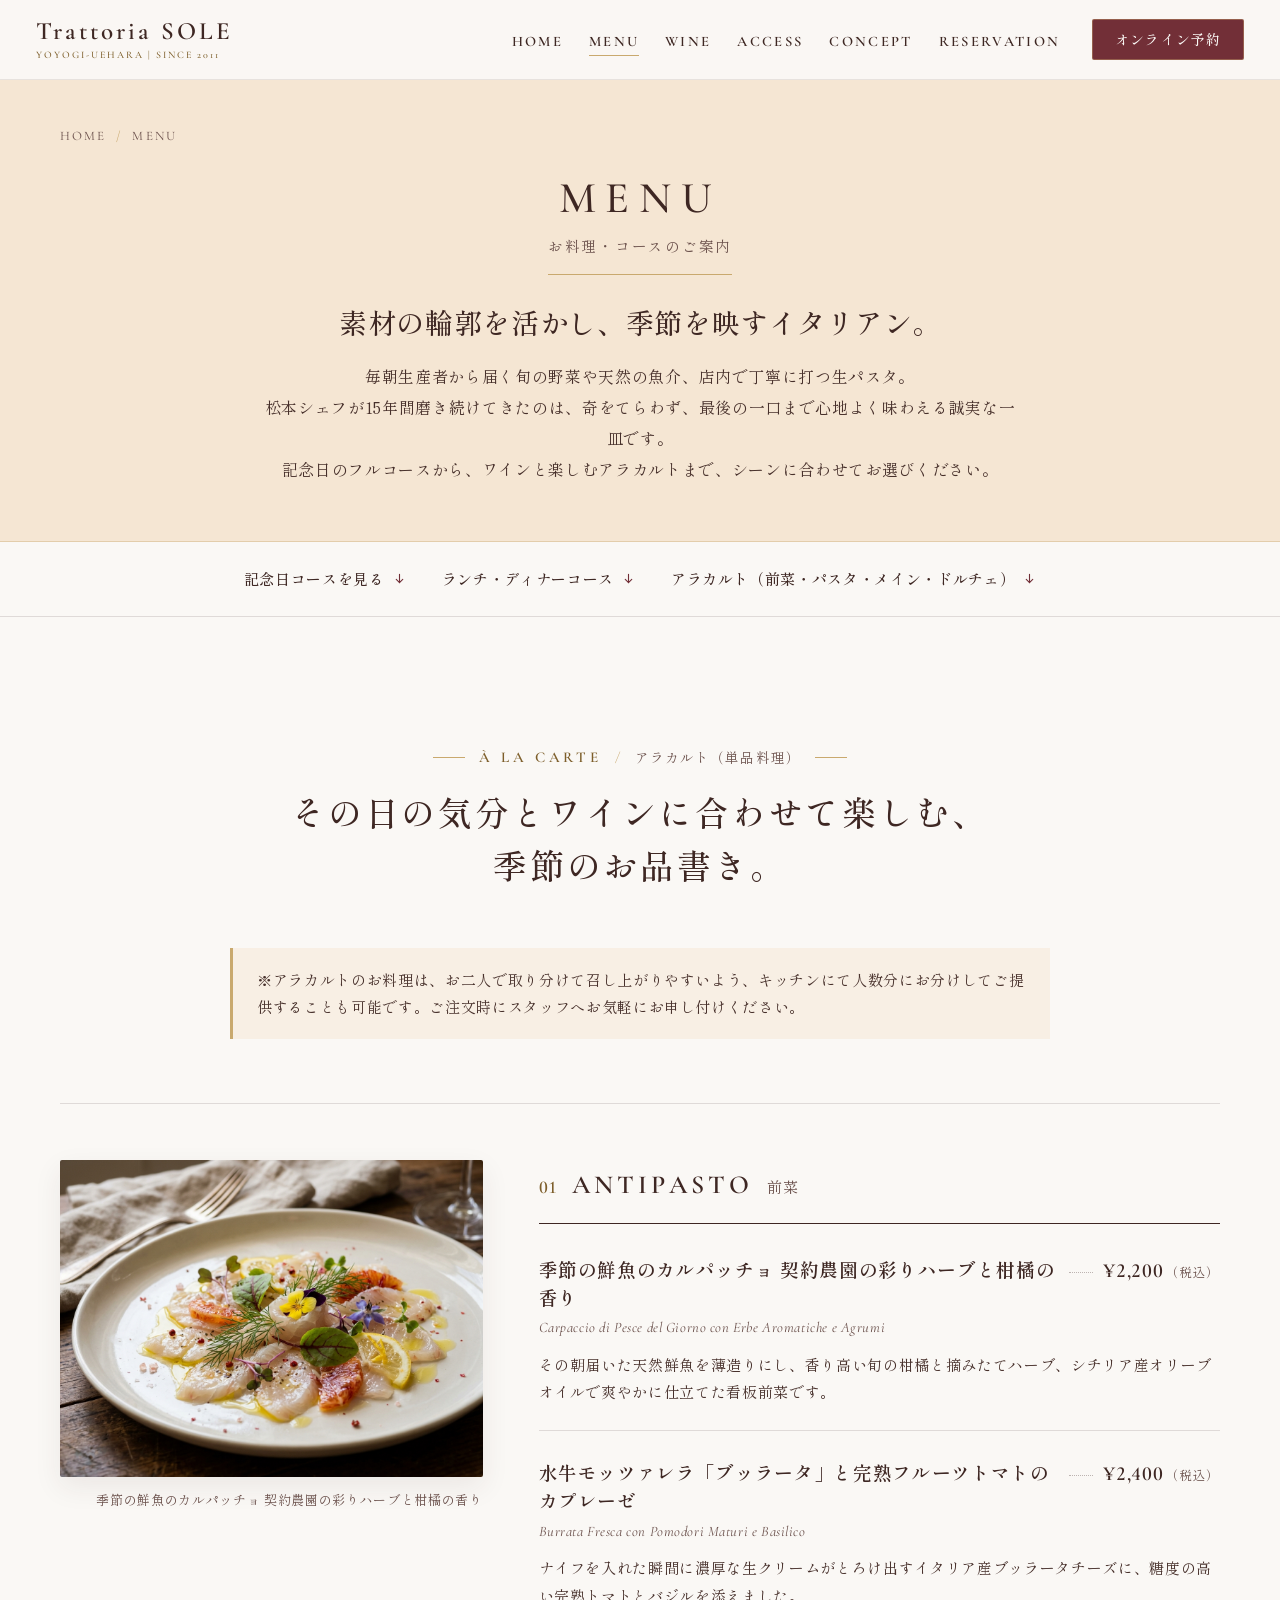
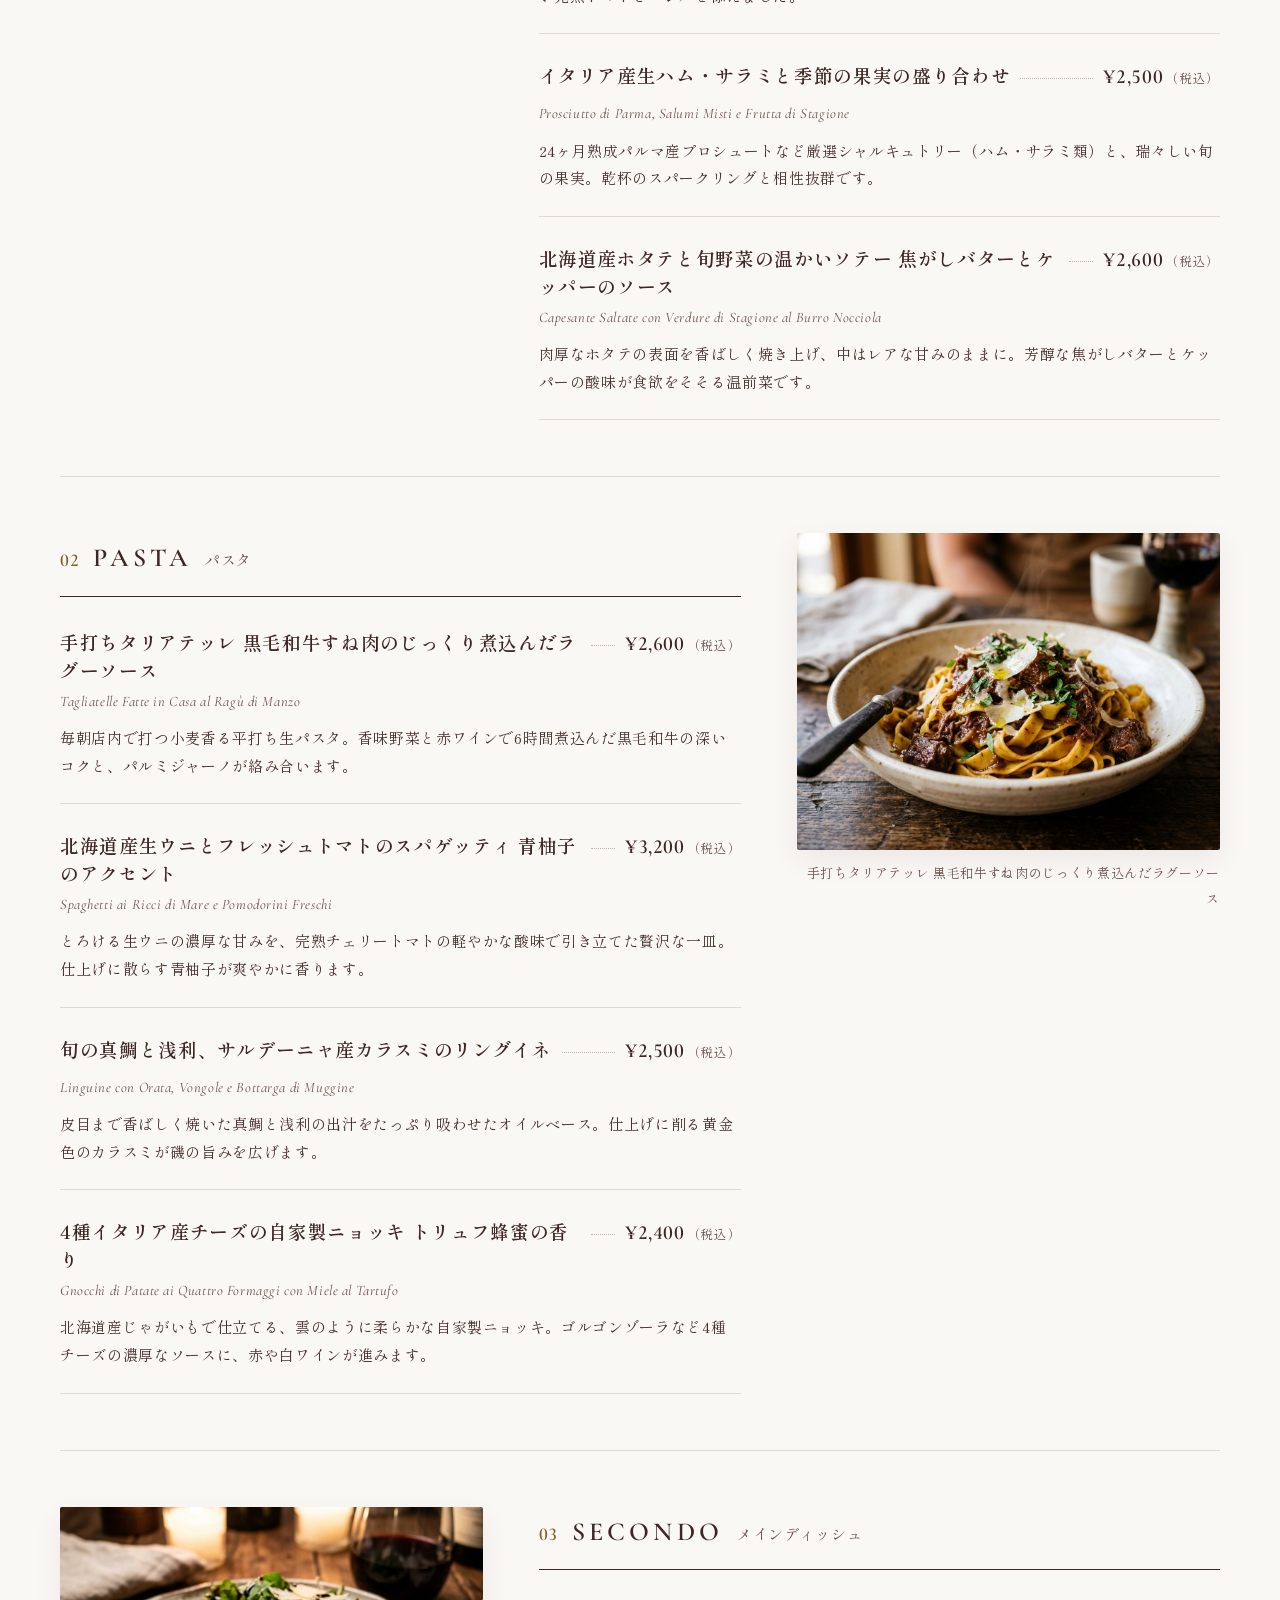
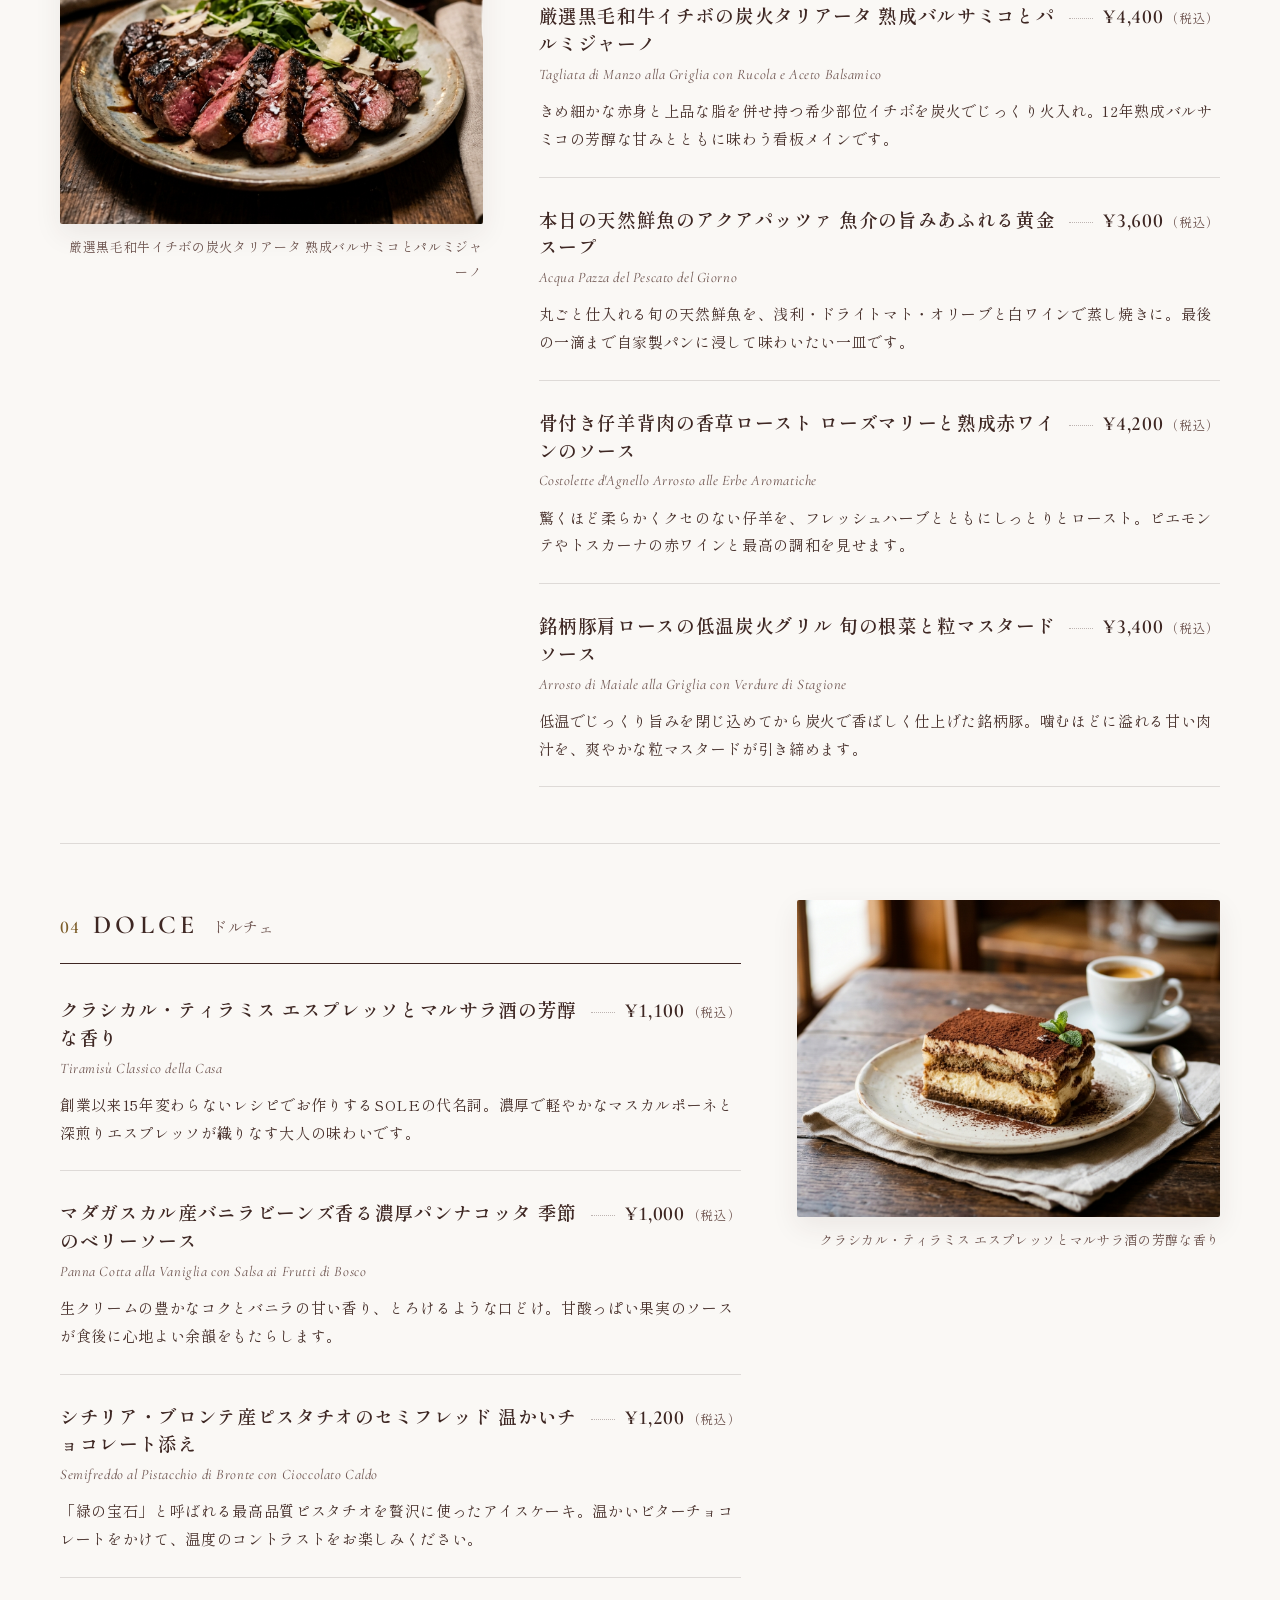
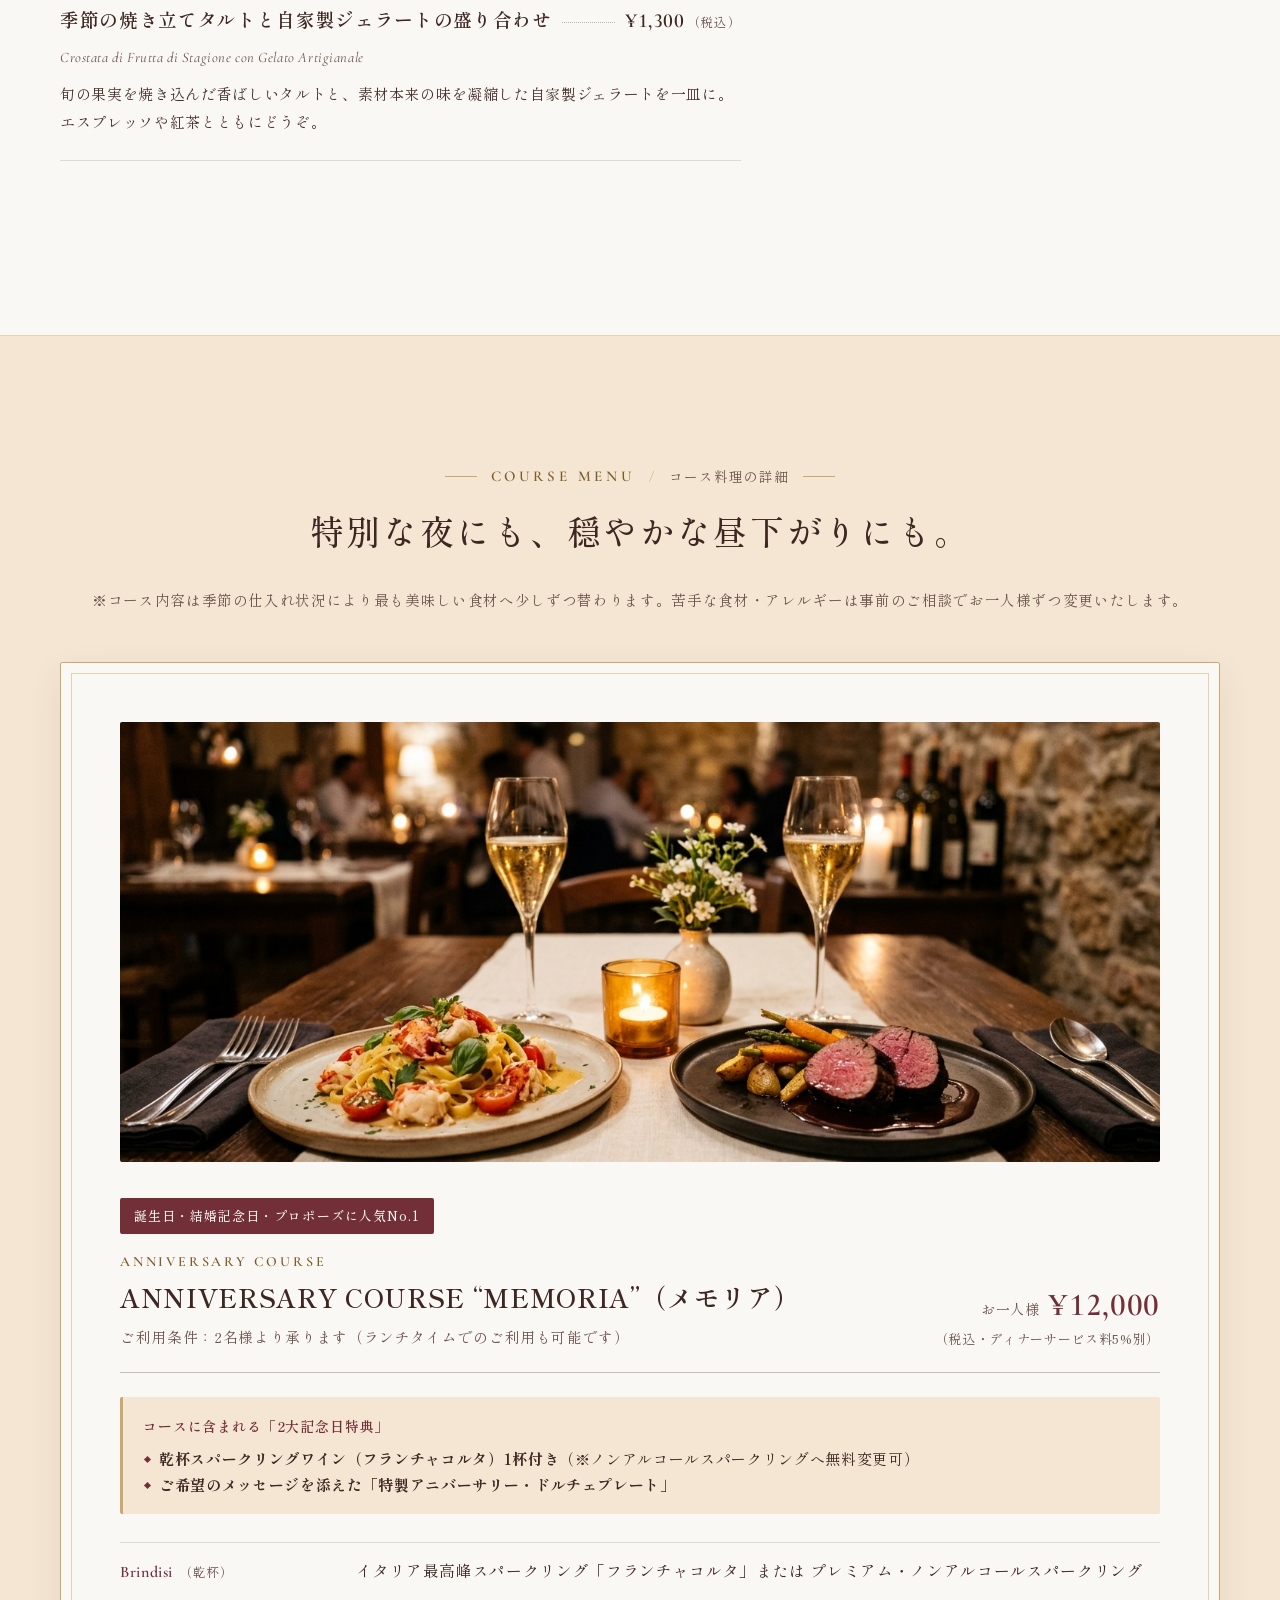
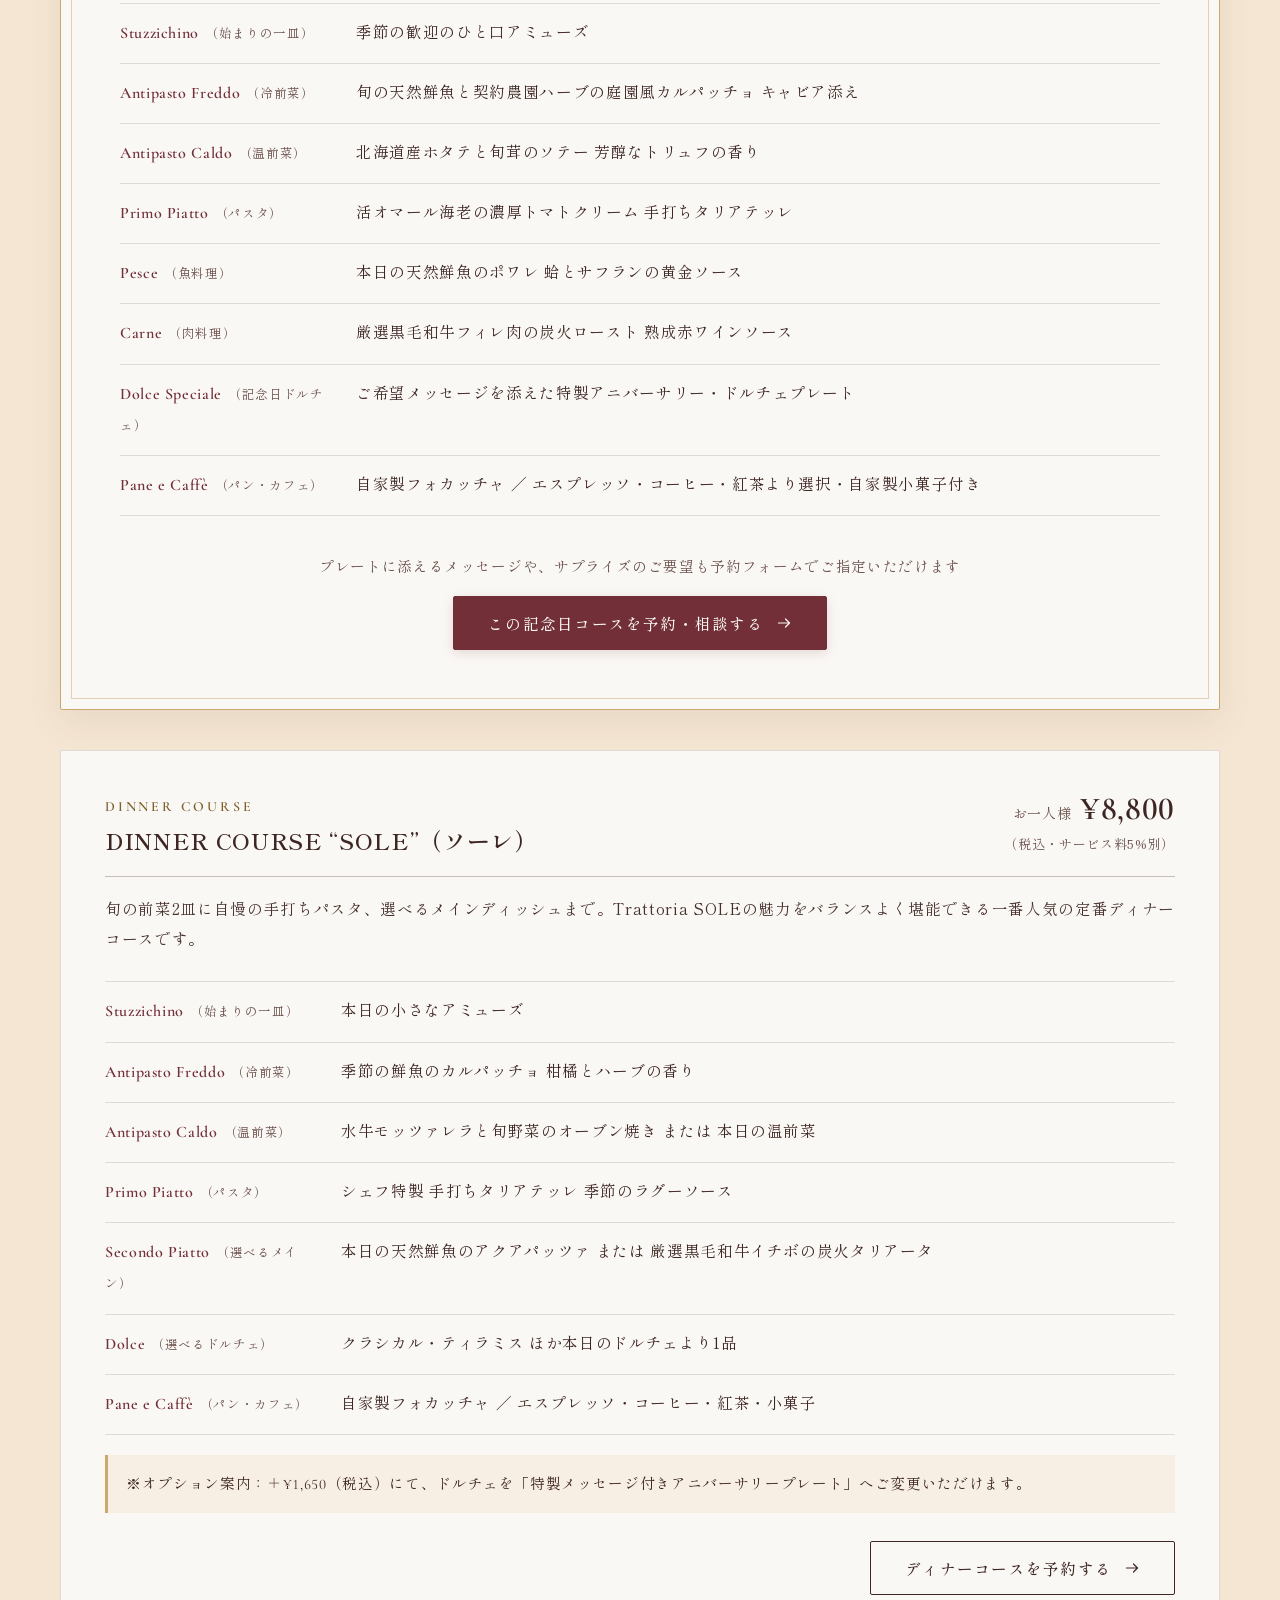
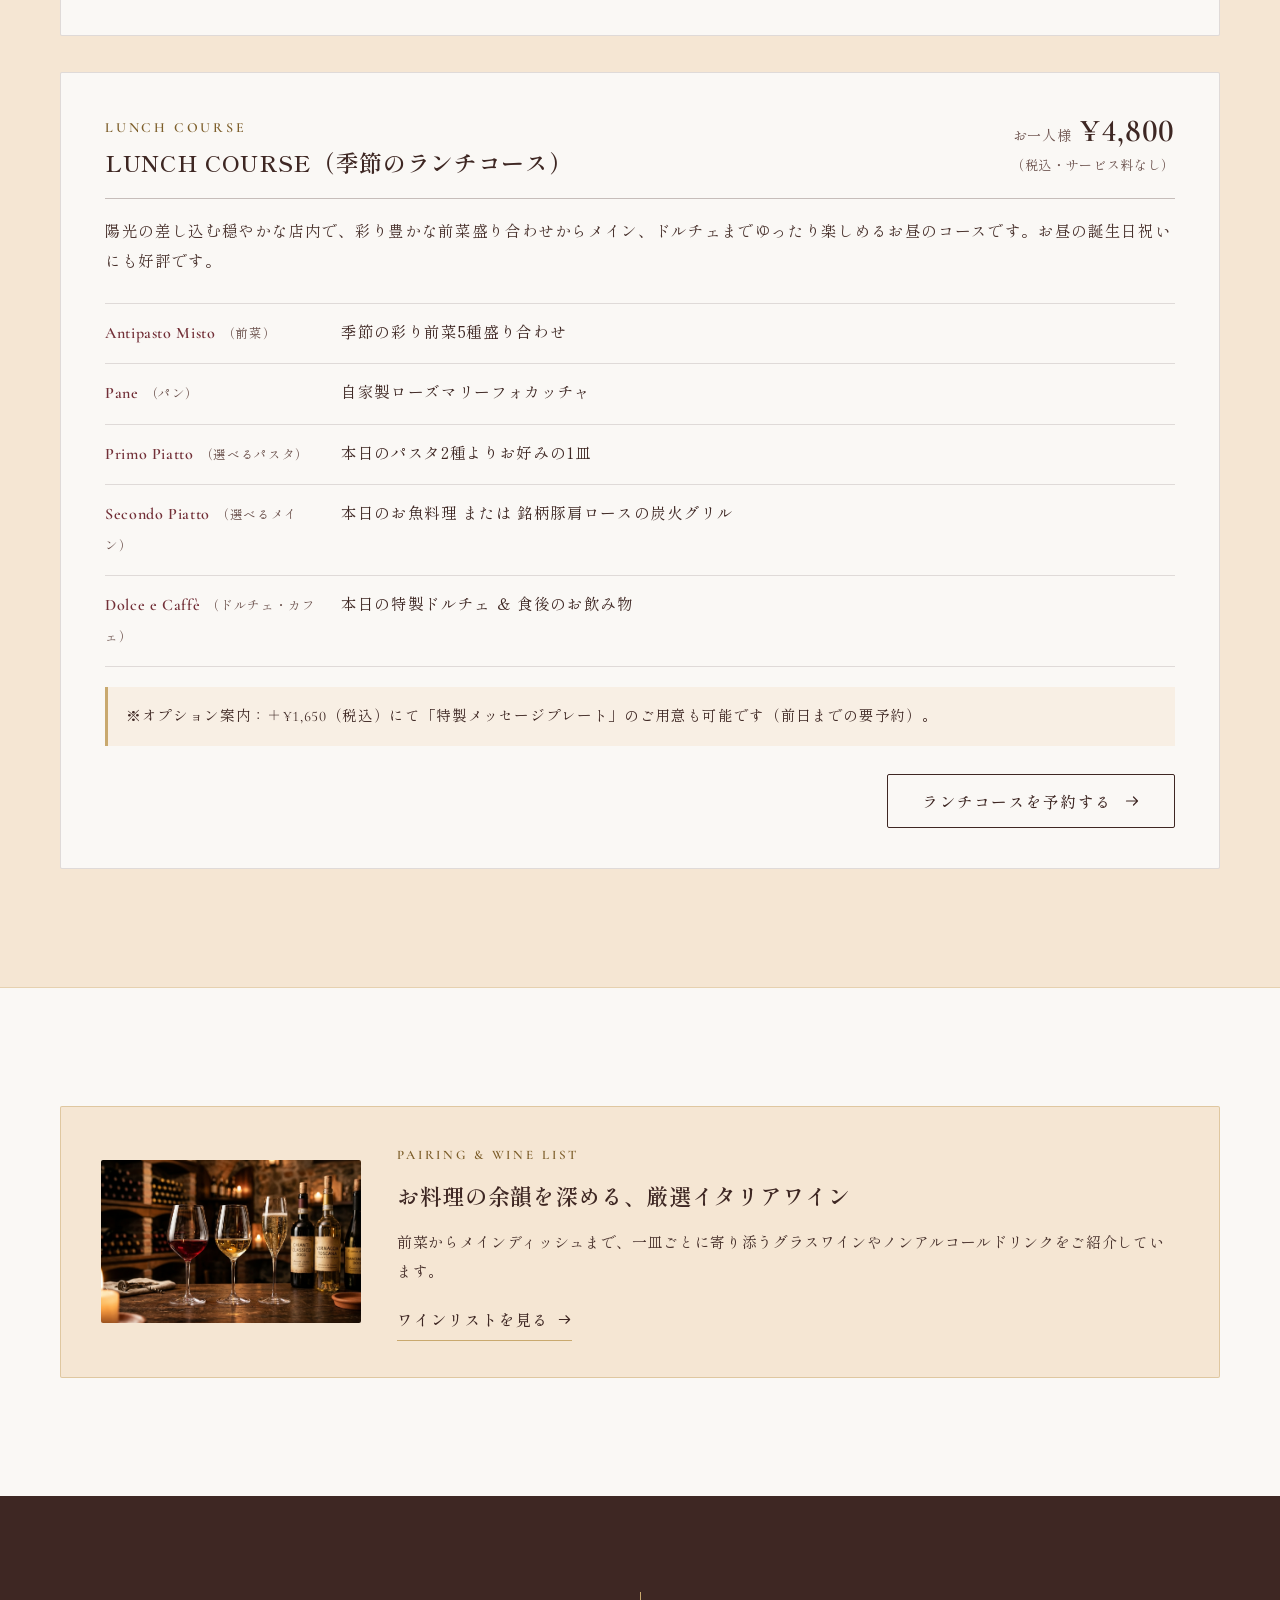
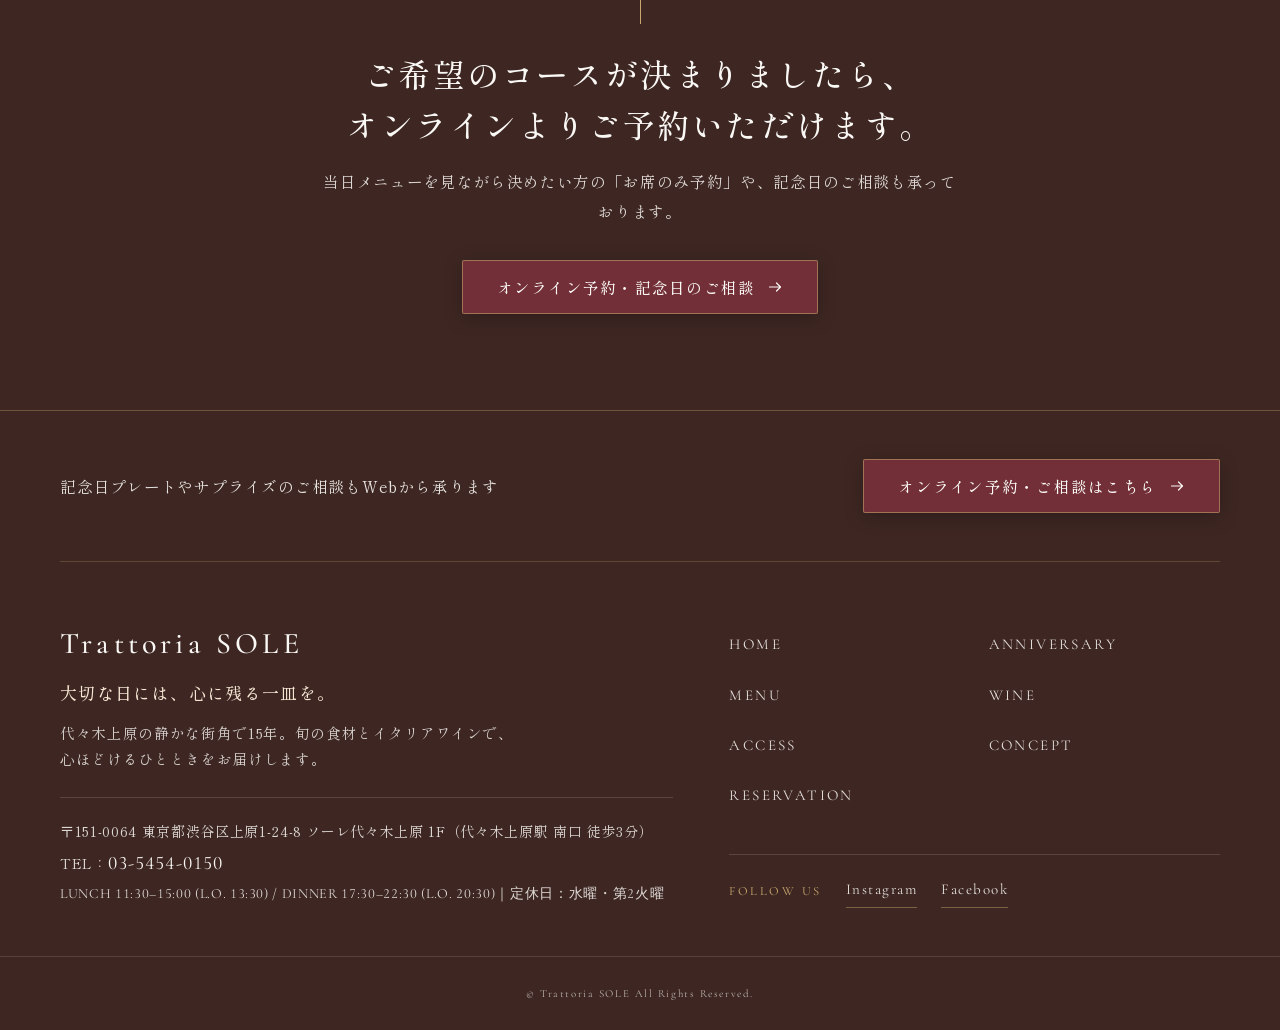
<file: menu.html>
<!DOCTYPE html>
<html lang="ja">
<head>
  <meta charset="UTF-8">
  <meta name="viewport" content="width=device-width, initial-scale=1.0">
  <!-- ★ここでMENUページのタイトル・検索結果説明文を変更できます -->
  <title>MENU（お料理・コースのご案内）｜Trattoria SOLE（トラットリア ソーレ）</title>
  <meta name="description" content="代々木上原のイタリアン「Trattoria SOLE」のお料理・コース一覧。乾杯スパークリングと特製メッセージプレートが付いた記念日特別コース（¥12,000）をはじめ、ランチ・ディナーコース、旬のアラカルト全16品をご案内します。">

  <!-- Google Fonts -->
  <link rel="preconnect" href="https://fonts.googleapis.com">
  <link rel="preconnect" href="https://fonts.gstatic.com" crossorigin>
  <link href="https://fonts.googleapis.com/css2?family=Cormorant+Garamond:ital,wght@0,400;0,500;0,600;1,400&family=Shippori+Mincho:wght@400;500;600&display=swap" rel="stylesheet">

  <!-- 共通スタイルシート -->
  <link rel="stylesheet" href="css/style.css">
</head>
<body>

  <!-- =====================================================================
       共通ヘッダー（スクロール追従・全ページ共通予約導線）
       ===================================================================== -->
  <header class="site-header" id="site-header">
    <div class="site-header__inner">
      <!-- ★既存のロゴ画像ファイルがある場合は、ここのテキストロゴを <img src="assets/logo.png" alt="Trattoria SOLE"> に差し替えられます -->
      <a href="index.html" class="site-logo" aria-label="Trattoria SOLE ホームへ">
        <span class="site-logo__main">Trattoria SOLE</span>
        <span class="site-logo__sub">YOYOGI-UEHARA | SINCE 2011</span>
      </a>

      <div class="header-nav-wrap">
        <nav class="global-nav" aria-label="メインナビゲーション">
          <ul class="global-nav__list">
            <li><a href="index.html" class="global-nav__link">HOME</a></li>
            <li><a href="menu.html" class="global-nav__link is-current">MENU</a></li>
            <li><a href="wine.html" class="global-nav__link">WINE</a></li>
            <li><a href="index.html#access" class="global-nav__link">ACCESS</a></li>
            <li><a href="index.html#concept" class="global-nav__link">CONCEPT</a></li>
            <li><a href="reservation.html" class="global-nav__link">RESERVATION</a></li>
          </ul>
        </nav>
        <a href="reservation.html" class="header-cta-btn">オンライン予約</a>
      </div>

      <button type="button" class="nav-toggle" id="nav-toggle" aria-expanded="false" aria-controls="mobile-drawer" aria-label="メニューを開く">
        <span class="nav-toggle__bars" aria-hidden="true">
          <span class="nav-toggle__bar"></span>
          <span class="nav-toggle__bar"></span>
          <span class="nav-toggle__bar"></span>
        </span>
        <span class="nav-toggle__label" id="nav-toggle-label">MENU</span>
      </button>
    </div>
  </header>

  <!-- スマホ・タブレット用ドロワーメニュー -->
  <div class="mobile-drawer" id="mobile-drawer" aria-hidden="true">
    <nav aria-label="スマートフォン用メニュー">
      <ul class="mobile-drawer__list">
        <li class="mobile-drawer__item">
          <a href="index.html" class="mobile-drawer__link">
            <span class="mobile-drawer__en">HOME</span>
            <span class="mobile-drawer__jp">トップページ</span>
          </a>
        </li>
        <li class="mobile-drawer__item">
          <a href="index.html#anniversary" class="mobile-drawer__link">
            <span class="mobile-drawer__en">ANNIVERSARY</span>
            <span class="mobile-drawer__jp">記念日のおもてなし</span>
          </a>
        </li>
        <li class="mobile-drawer__item">
          <a href="menu.html" class="mobile-drawer__link">
            <span class="mobile-drawer__en">MENU</span>
            <span class="mobile-drawer__jp">お料理・コースのご案内</span>
          </a>
        </li>
        <li class="mobile-drawer__item">
          <a href="wine.html" class="mobile-drawer__link">
            <span class="mobile-drawer__en">WINE</span>
            <span class="mobile-drawer__jp">料理を引き立てるワイン</span>
          </a>
        </li>
        <li class="mobile-drawer__item">
          <a href="index.html#access" class="mobile-drawer__link">
            <span class="mobile-drawer__en">ACCESS</span>
            <span class="mobile-drawer__jp">店舗情報・アクセス</span>
          </a>
        </li>
        <li class="mobile-drawer__item">
          <a href="index.html#concept" class="mobile-drawer__link">
            <span class="mobile-drawer__en">CONCEPT</span>
            <span class="mobile-drawer__jp">私たちが大切にしていること</span>
          </a>
        </li>
        <li class="mobile-drawer__item">
          <a href="reservation.html" class="mobile-drawer__link">
            <span class="mobile-drawer__en">RESERVATION</span>
            <span class="mobile-drawer__jp">ご予約・記念日のご相談</span>
          </a>
        </li>
      </ul>
    </nav>

    <div class="mobile-drawer__footer">
      <p class="mobile-drawer__tel-label">お電話でのご予約・ご相談（11:00–22:00）</p>
      <a href="tel:0354540150" class="mobile-drawer__tel tel-num">03-5454-0150</a>
      <p class="mobile-drawer__hours">
        LUNCH 11:30–15:00 (L.O. 13:30) / DINNER 17:30–22:30 (L.O. 20:30)<br>
        定休日：毎週水曜日・第2火曜日
      </p>
      <a href="reservation.html" class="btn btn--primary">
        <span>オンライン予約・ご相談</span>
        <svg class="btn__arrow" viewBox="0 0 16 16" fill="none" aria-hidden="true">
          <path d="M2.5 8H13.5M9.5 4L13.5 8L9.5 12" stroke="currentColor" stroke-width="1.2" stroke-linecap="round" stroke-linejoin="round"/>
        </svg>
      </a>
    </div>
  </div>

  <main>
    <!-- ===================================================================
         1. ページヘッダー・導入コピー
         =================================================================== -->
    <section class="page-hero">
      <div class="container">
        <nav class="breadcrumb" aria-label="パンくずリスト">
          <ol class="breadcrumb__list">
            <li><a href="index.html">HOME</a></li>
            <li class="breadcrumb__sep" aria-hidden="true">/</li>
            <li aria-current="page">MENU</li>
          </ol>
        </nav>

        <div class="page-hero__header">
          <span class="page-hero__en">MENU</span>
          <span class="page-hero__sub">お料理・コースのご案内</span>
          <h1 class="page-hero__catch">素材の輪郭を活かし、<span class="ib">季節を映すイタリアン。</span></h1>
          <p class="page-hero__lead">
            毎朝生産者から届く旬の野菜や天然の魚介、店内で丁寧に打つ生パスタ。<br class="pc-only">
            松本シェフが15年間磨き続けてきたのは、奇をてらわず、最後の一口まで心地よく味わえる誠実な一皿です。<br class="pc-only">
            記念日のフルコースから、ワインと楽しむアラカルトまで、シーンに合わせてお選びください。
          </p>
        </div>
      </div>
    </section>

    <!-- ページ内クイック移動アンカーバー -->
    <nav class="anchor-bar" aria-label="ページ内メニュー移動">
      <div class="container">
        <ul class="anchor-bar__list">
          <li>
            <a href="#anniversary-course" class="anchor-bar__link">
              <span>記念日コースを見る</span>
              <svg viewBox="0 0 14 14" fill="none" aria-hidden="true">
                <path d="M7 2.5V11.5M3.5 8L7 11.5L10.5 8" stroke="currentColor" stroke-width="1.2" stroke-linecap="round" stroke-linejoin="round"/>
              </svg>
            </a>
          </li>
          <li>
            <a href="#course-detail" class="anchor-bar__link">
              <span>ランチ・ディナーコース</span>
              <svg viewBox="0 0 14 14" fill="none" aria-hidden="true">
                <path d="M7 2.5V11.5M3.5 8L7 11.5L10.5 8" stroke="currentColor" stroke-width="1.2" stroke-linecap="round" stroke-linejoin="round"/>
              </svg>
            </a>
          </li>
          <li>
            <a href="#alacarte" class="anchor-bar__link">
              <span>アラカルト（前菜・パスタ・メイン・ドルチェ）</span>
              <svg viewBox="0 0 14 14" fill="none" aria-hidden="true">
                <path d="M7 2.5V11.5M3.5 8L7 11.5L10.5 8" stroke="currentColor" stroke-width="1.2" stroke-linecap="round" stroke-linejoin="round"/>
              </svg>
            </a>
          </li>
        </ul>
      </div>
    </nav>

    <!-- ===================================================================
         2. アラカルトメニュー（4カテゴリー × 各4品＝全16品）
         ★ここで季節のアラカルト料理名・説明・税込価格を編集できます
         =================================================================== -->
    <section class="section section--ivory" id="alacarte">
      <div class="container">
        <div class="section-header section-header--center fade-up">
          <div class="section-eyebrow">
            <span class="section-eyebrow__en">À LA CARTE</span>
            <span class="section-eyebrow__sep" aria-hidden="true">/</span>
            <span class="section-eyebrow__jp">アラカルト（単品料理）</span>
          </div>
          <h2 class="section-title">その日の気分とワインに合わせて楽しむ、<span class="ib">季節のお品書き。</span></h2>
        </div>

        <p class="alacarte-note fade-up">
          ※アラカルトのお料理は、お二人で取り分けて召し上がりやすいよう、キッチンにて人数分にお分けしてご提供することも可能です。ご注文時にスタッフへお気軽にお申し付けください。
        </p>

        <!-- ▼ Category 01：ANTIPASTO｜前菜（左写真・右お品書き） ▼ -->
        <div class="alacarte-category fade-up">
          <div class="alacarte-category__media">
            <figure class="alacarte-category__photo">
              <img
                src="assets/menu-antipasto.jpg"
                alt="季節の鮮魚のカルパッチョ 契約農園の彩りハーブと柑橘の香り"
                width="1200"
                height="896"
                loading="lazy"
              >
            </figure>
            <p class="alacarte-category__caption">季節の鮮魚のカルパッチョ 契約農園の彩りハーブと柑橘の香り</p>
          </div>

          <div class="alacarte-category__content">
            <div class="alacarte-cat-head">
              <span class="alacarte-cat-head__num num-en">01</span>
              <h3 class="alacarte-cat-head__en">ANTIPASTO</h3>
              <span class="alacarte-cat-head__jp">前菜</span>
            </div>

            <div class="alacarte-list">
              <!-- 前菜 1 -->
              <article class="dish-item">
                <div class="dish-item__head">
                  <h4 class="dish-item__name">季節の鮮魚のカルパッチョ 契約農園の彩りハーブと柑橘の香り</h4>
                  <span class="dish-item__dots" aria-hidden="true"></span>
                  <span class="dish-item__price">¥2,200<span class="dish-item__tax">（税込）</span></span>
                </div>
                <span class="dish-item__it lang-it">Carpaccio di Pesce del Giorno con Erbe Aromatiche e Agrumi</span>
                <p class="dish-item__desc">その朝届いた天然鮮魚を薄造りにし、香り高い旬の柑橘と摘みたてハーブ、シチリア産オリーブオイルで爽やかに仕立てた看板前菜です。</p>
              </article>

              <!-- 前菜 2 -->
              <article class="dish-item">
                <div class="dish-item__head">
                  <h4 class="dish-item__name">水牛モッツァレラ「ブッラータ」と完熟フルーツトマトのカプレーゼ</h4>
                  <span class="dish-item__dots" aria-hidden="true"></span>
                  <span class="dish-item__price">¥2,400<span class="dish-item__tax">（税込）</span></span>
                </div>
                <span class="dish-item__it lang-it">Burrata Fresca con Pomodori Maturi e Basilico</span>
                <p class="dish-item__desc">ナイフを入れた瞬間に濃厚な生クリームがとろけ出すイタリア産ブッラータチーズに、糖度の高い完熟トマトとバジルを添えました。</p>
              </article>

              <!-- 前菜 3 -->
              <article class="dish-item">
                <div class="dish-item__head">
                  <h4 class="dish-item__name">イタリア産生ハム・サラミと季節の果実の盛り合わせ</h4>
                  <span class="dish-item__dots" aria-hidden="true"></span>
                  <span class="dish-item__price">¥2,500<span class="dish-item__tax">（税込）</span></span>
                </div>
                <span class="dish-item__it lang-it">Prosciutto di Parma, Salumi Misti e Frutta di Stagione</span>
                <p class="dish-item__desc">24ヶ月熟成パルマ産プロシュートなど厳選シャルキュトリー（ハム・サラミ類）と、瑞々しい旬の果実。乾杯のスパークリングと相性抜群です。</p>
              </article>

              <!-- 前菜 4 -->
              <article class="dish-item">
                <div class="dish-item__head">
                  <h4 class="dish-item__name">北海道産ホタテと旬野菜の温かいソテー 焦がしバターとケッパーのソース</h4>
                  <span class="dish-item__dots" aria-hidden="true"></span>
                  <span class="dish-item__price">¥2,600<span class="dish-item__tax">（税込）</span></span>
                </div>
                <span class="dish-item__it lang-it">Capesante Saltate con Verdure di Stagione al Burro Nocciola</span>
                <p class="dish-item__desc">肉厚なホタテの表面を香ばしく焼き上げ、中はレアな甘みのままに。芳醇な焦がしバターとケッパーの酸味が食欲をそそる温前菜です。</p>
              </article>
            </div>
          </div>
        </div>

        <!-- ▼ Category 02：PASTA｜パスタ（左お品書き・右写真） ▼ -->
        <div class="alacarte-category alacarte-category--reverse fade-up">
          <div class="alacarte-category__media">
            <figure class="alacarte-category__photo">
              <img
                src="assets/menu-pasta.jpg"
                alt="手打ちタリアテッレ 黒毛和牛すね肉のじっくり煮込んだラグーソース"
                width="1200"
                height="896"
                loading="lazy"
              >
            </figure>
            <p class="alacarte-category__caption">手打ちタリアテッレ 黒毛和牛すね肉のじっくり煮込んだラグーソース</p>
          </div>

          <div class="alacarte-category__content">
            <div class="alacarte-cat-head">
              <span class="alacarte-cat-head__num num-en">02</span>
              <h3 class="alacarte-cat-head__en">PASTA</h3>
              <span class="alacarte-cat-head__jp">パスタ</span>
            </div>

            <div class="alacarte-list">
              <!-- パスタ 1 -->
              <article class="dish-item">
                <div class="dish-item__head">
                  <h4 class="dish-item__name">手打ちタリアテッレ 黒毛和牛すね肉のじっくり煮込んだラグーソース</h4>
                  <span class="dish-item__dots" aria-hidden="true"></span>
                  <span class="dish-item__price">¥2,600<span class="dish-item__tax">（税込）</span></span>
                </div>
                <span class="dish-item__it lang-it">Tagliatelle Fatte in Casa al Ragù di Manzo</span>
                <p class="dish-item__desc">毎朝店内で打つ小麦香る平打ち生パスタ。香味野菜と赤ワインで6時間煮込んだ黒毛和牛の深いコクと、パルミジャーノが絡み合います。</p>
              </article>

              <!-- パスタ 2 -->
              <article class="dish-item">
                <div class="dish-item__head">
                  <h4 class="dish-item__name">北海道産生ウニとフレッシュトマトのスパゲッティ 青柚子のアクセント</h4>
                  <span class="dish-item__dots" aria-hidden="true"></span>
                  <span class="dish-item__price">¥3,200<span class="dish-item__tax">（税込）</span></span>
                </div>
                <span class="dish-item__it lang-it">Spaghetti ai Ricci di Mare e Pomodorini Freschi</span>
                <p class="dish-item__desc">とろける生ウニの濃厚な甘みを、完熟チェリートマトの軽やかな酸味で引き立てた贅沢な一皿。仕上げに散らす青柚子が爽やかに香ります。</p>
              </article>

              <!-- パスタ 3 -->
              <article class="dish-item">
                <div class="dish-item__head">
                  <h4 class="dish-item__name">旬の真鯛と浅利、サルデーニャ産カラスミのリングイネ</h4>
                  <span class="dish-item__dots" aria-hidden="true"></span>
                  <span class="dish-item__price">¥2,500<span class="dish-item__tax">（税込）</span></span>
                </div>
                <span class="dish-item__it lang-it">Linguine con Orata, Vongole e Bottarga di Muggine</span>
                <p class="dish-item__desc">皮目まで香ばしく焼いた真鯛と浅利の出汁をたっぷり吸わせたオイルベース。仕上げに削る黄金色のカラスミが磯の旨みを広げます。</p>
              </article>

              <!-- パスタ 4 -->
              <article class="dish-item">
                <div class="dish-item__head">
                  <h4 class="dish-item__name">4種イタリア産チーズの自家製ニョッキ トリュフ蜂蜜の香り</h4>
                  <span class="dish-item__dots" aria-hidden="true"></span>
                  <span class="dish-item__price">¥2,400<span class="dish-item__tax">（税込）</span></span>
                </div>
                <span class="dish-item__it lang-it">Gnocchi di Patate ai Quattro Formaggi con Miele al Tartufo</span>
                <p class="dish-item__desc">北海道産じゃがいもで仕立てる、雲のように柔らかな自家製ニョッキ。ゴルゴンゾーラなど4種チーズの濃厚なソースに、赤や白ワインが進みます。</p>
              </article>
            </div>
          </div>
        </div>

        <!-- ▼ Category 03：SECONDO｜メインディッシュ（左写真・右お品書き） ▼ -->
        <div class="alacarte-category fade-up">
          <div class="alacarte-category__media">
            <figure class="alacarte-category__photo">
              <img
                src="assets/menu-secondo.jpg"
                alt="厳選黒毛和牛イチボの炭火タリアータ 熟成バルサミコとパルミジャーノ"
                width="1200"
                height="896"
                loading="lazy"
              >
            </figure>
            <p class="alacarte-category__caption">厳選黒毛和牛イチボの炭火タリアータ 熟成バルサミコとパルミジャーノ</p>
          </div>

          <div class="alacarte-category__content">
            <div class="alacarte-cat-head">
              <span class="alacarte-cat-head__num num-en">03</span>
              <h3 class="alacarte-cat-head__en">SECONDO</h3>
              <span class="alacarte-cat-head__jp">メインディッシュ</span>
            </div>

            <div class="alacarte-list">
              <!-- メイン 1 -->
              <article class="dish-item">
                <div class="dish-item__head">
                  <h4 class="dish-item__name">厳選黒毛和牛イチボの炭火タリアータ 熟成バルサミコとパルミジャーノ</h4>
                  <span class="dish-item__dots" aria-hidden="true"></span>
                  <span class="dish-item__price">¥4,400<span class="dish-item__tax">（税込）</span></span>
                </div>
                <span class="dish-item__it lang-it">Tagliata di Manzo alla Griglia con Rucola e Aceto Balsamico</span>
                <p class="dish-item__desc">きめ細かな赤身と上品な脂を併せ持つ希少部位イチボを炭火でじっくり火入れ。12年熟成バルサミコの芳醇な甘みとともに味わう看板メインです。</p>
              </article>

              <!-- メイン 2 -->
              <article class="dish-item">
                <div class="dish-item__head">
                  <h4 class="dish-item__name">本日の天然鮮魚のアクアパッツァ 魚介の旨みあふれる黄金スープ</h4>
                  <span class="dish-item__dots" aria-hidden="true"></span>
                  <span class="dish-item__price">¥3,600<span class="dish-item__tax">（税込）</span></span>
                </div>
                <span class="dish-item__it lang-it">Acqua Pazza del Pescato del Giorno</span>
                <p class="dish-item__desc">丸ごと仕入れる旬の天然鮮魚を、浅利・ドライトマト・オリーブと白ワインで蒸し焼きに。最後の一滴まで自家製パンに浸して味わいたい一皿です。</p>
              </article>

              <!-- メイン 3 -->
              <article class="dish-item">
                <div class="dish-item__head">
                  <h4 class="dish-item__name">骨付き仔羊背肉の香草ロースト ローズマリーと熟成赤ワインのソース</h4>
                  <span class="dish-item__dots" aria-hidden="true"></span>
                  <span class="dish-item__price">¥4,200<span class="dish-item__tax">（税込）</span></span>
                </div>
                <span class="dish-item__it lang-it">Costolette d'Agnello Arrosto alle Erbe Aromatiche</span>
                <p class="dish-item__desc">驚くほど柔らかくクセのない仔羊を、フレッシュハーブとともにしっとりとロースト。ピエモンテやトスカーナの赤ワインと最高の調和を見せます。</p>
              </article>

              <!-- メイン 4 -->
              <article class="dish-item">
                <div class="dish-item__head">
                  <h4 class="dish-item__name">銘柄豚肩ロースの低温炭火グリル 旬の根菜と粒マスタードソース</h4>
                  <span class="dish-item__dots" aria-hidden="true"></span>
                  <span class="dish-item__price">¥3,400<span class="dish-item__tax">（税込）</span></span>
                </div>
                <span class="dish-item__it lang-it">Arrosto di Maiale alla Griglia con Verdure di Stagione</span>
                <p class="dish-item__desc">低温でじっくり旨みを閉じ込めてから炭火で香ばしく仕上げた銘柄豚。噛むほどに溢れる甘い肉汁を、爽やかな粒マスタードが引き締めます。</p>
              </article>
            </div>
          </div>
        </div>

        <!-- ▼ Category 04：DOLCE｜ドルチェ（左お品書き・右写真） ▼ -->
        <div class="alacarte-category alacarte-category--reverse fade-up">
          <div class="alacarte-category__media">
            <figure class="alacarte-category__photo">
              <img
                src="assets/menu-dolce.jpg"
                alt="クラシカル・ティラミスと香り高いエスプレッソ"
                width="1200"
                height="896"
                loading="lazy"
              >
            </figure>
            <p class="alacarte-category__caption">クラシカル・ティラミス エスプレッソとマルサラ酒の芳醇な香り</p>
          </div>

          <div class="alacarte-category__content">
            <div class="alacarte-cat-head">
              <span class="alacarte-cat-head__num num-en">04</span>
              <h3 class="alacarte-cat-head__en">DOLCE</h3>
              <span class="alacarte-cat-head__jp">ドルチェ</span>
            </div>

            <div class="alacarte-list">
              <!-- ドルチェ 1 -->
              <article class="dish-item">
                <div class="dish-item__head">
                  <h4 class="dish-item__name">クラシカル・ティラミス エスプレッソとマルサラ酒の芳醇な香り</h4>
                  <span class="dish-item__dots" aria-hidden="true"></span>
                  <span class="dish-item__price">¥1,100<span class="dish-item__tax">（税込）</span></span>
                </div>
                <span class="dish-item__it lang-it">Tiramisù Classico della Casa</span>
                <p class="dish-item__desc">創業以来15年変わらないレシピでお作りするSOLEの代名詞。濃厚で軽やかなマスカルポーネと深煎りエスプレッソが織りなす大人の味わいです。</p>
              </article>

              <!-- ドルチェ 2 -->
              <article class="dish-item">
                <div class="dish-item__head">
                  <h4 class="dish-item__name">マダガスカル産バニラビーンズ香る濃厚パンナコッタ 季節のベリーソース</h4>
                  <span class="dish-item__dots" aria-hidden="true"></span>
                  <span class="dish-item__price">¥1,000<span class="dish-item__tax">（税込）</span></span>
                </div>
                <span class="dish-item__it lang-it">Panna Cotta alla Vaniglia con Salsa ai Frutti di Bosco</span>
                <p class="dish-item__desc">生クリームの豊かなコクとバニラの甘い香り、とろけるような口どけ。甘酸っぱい果実のソースが食後に心地よい余韻をもたらします。</p>
              </article>

              <!-- ドルチェ 3 -->
              <article class="dish-item">
                <div class="dish-item__head">
                  <h4 class="dish-item__name">シチリア・ブロンテ産ピスタチオのセミフレッド 温かいチョコレート添え</h4>
                  <span class="dish-item__dots" aria-hidden="true"></span>
                  <span class="dish-item__price">¥1,200<span class="dish-item__tax">（税込）</span></span>
                </div>
                <span class="dish-item__it lang-it">Semifreddo al Pistacchio di Bronte con Cioccolato Caldo</span>
                <p class="dish-item__desc">「緑の宝石」と呼ばれる最高品質ピスタチオを贅沢に使ったアイスケーキ。温かいビターチョコレートをかけて、温度のコントラストをお楽しみください。</p>
              </article>

              <!-- ドルチェ 4 -->
              <article class="dish-item">
                <div class="dish-item__head">
                  <h4 class="dish-item__name">季節の焼き立てタルトと自家製ジェラートの盛り合わせ</h4>
                  <span class="dish-item__dots" aria-hidden="true"></span>
                  <span class="dish-item__price">¥1,300<span class="dish-item__tax">（税込）</span></span>
                </div>
                <span class="dish-item__it lang-it">Crostata di Frutta di Stagione con Gelato Artigianale</span>
                <p class="dish-item__desc">旬の果実を焼き込んだ香ばしいタルトと、素材本来の味を凝縮した自家製ジェラートを一皿に。エスプレッソや紅茶とともにどうぞ。</p>
              </article>
            </div>
          </div>
        </div>
      </div>
    </section>

    <!-- ===================================================================
         3. コース詳細エリア（全品お品書き構成）
         ★ここで各コースの料金・皿構成・特典内容を編集できます
         =================================================================== -->
    <section class="section section--beige" id="course-detail">
      <div class="container">
        <div class="section-header section-header--center fade-up">
          <div class="section-eyebrow">
            <span class="section-eyebrow__en">COURSE MENU</span>
            <span class="section-eyebrow__sep" aria-hidden="true">/</span>
            <span class="section-eyebrow__jp">コース料理の詳細</span>
          </div>
          <h2 class="section-title">特別な夜にも、穏やかな昼下がりにも。</h2>
        </div>

        <p class="course-detail-note fade-up">
          ※コース内容は季節の仕入れ状況により最も美味しい食材へ少しずつ替わります。苦手な食材・アレルギーは事前のご相談でお一人様ずつ変更いたします。
        </p>

        <!-- ▼ ① 専用ビジュアルエリア：ANNIVERSARY COURSE "MEMORIA" ▼ -->
        <article class="memoria-stage fade-up" id="anniversary-course">
          <div class="memoria-stage__inner">
            <figure class="memoria-stage__hero">
              <img
                src="assets/anniversary-course.jpg"
                alt="キャンドルの光に包まれたテーブルに並ぶ活オマール海老のパスタ・黒毛和牛ロースト・特製記念日プレート"
                width="1376"
                height="768"
                loading="lazy"
              >
            </figure>

            <span class="course-badge">誕生日・結婚記念日・プロポーズに人気No.1</span>

            <div class="memoria-stage__top">
              <div>
                <span class="course-name-en">ANNIVERSARY COURSE</span>
                <h3 class="course-name-jp" style="font-size: 26px;">ANNIVERSARY COURSE &ldquo;MEMORIA&rdquo;（メモリア）</h3>
                <p class="memoria-stage__cond">ご利用条件：2名様より承ります（ランチタイムでのご利用も可能です）</p>
              </div>
              <div class="course-price-block">
                <span style="font-size: 14px; color: var(--color-text-muted); margin-right: 4px;">お一人様</span>
                <span class="course-price-num">¥12,000</span>
                <span class="course-price-meta">（税込・ディナーサービス料5%別）</span>
              </div>
            </div>

            <!-- 2大記念日特典 -->
            <div class="course-perks" style="margin-top: 24px;">
              <p class="course-perks__title">コースに含まれる「2大記念日特典」</p>
              <ul class="course-perks__list">
                <li><strong>乾杯スパークリングワイン（フランチャコルタ）1杯付き</strong>（※ノンアルコールスパークリングへ無料変更可）</li>
                <li><strong>ご希望のメッセージを添えた「特製アニバーサリー・ドルチェプレート」</strong></li>
              </ul>
            </div>

            <!-- 全7皿＋乾杯酒・カフェのお品書きテーブル -->
            <dl class="course-menu-dl">
              <div class="course-menu-dl__row">
                <dt class="course-menu-dl__dt">Brindisi<span>（乾杯）</span></dt>
                <dd class="course-menu-dl__dd">イタリア最高峰スパークリング「フランチャコルタ」または プレミアム・ノンアルコールスパークリング</dd>
              </div>
              <div class="course-menu-dl__row">
                <dt class="course-menu-dl__dt">Stuzzichino<span>（始まりの一皿）</span></dt>
                <dd class="course-menu-dl__dd">季節の歓迎のひと口アミューズ</dd>
              </div>
              <div class="course-menu-dl__row">
                <dt class="course-menu-dl__dt">Antipasto Freddo<span>（冷前菜）</span></dt>
                <dd class="course-menu-dl__dd">旬の天然鮮魚と契約農園ハーブの庭園風カルパッチョ キャビア添え</dd>
              </div>
              <div class="course-menu-dl__row">
                <dt class="course-menu-dl__dt">Antipasto Caldo<span>（温前菜）</span></dt>
                <dd class="course-menu-dl__dd">北海道産ホタテと旬茸のソテー 芳醇なトリュフの香り</dd>
              </div>
              <div class="course-menu-dl__row">
                <dt class="course-menu-dl__dt">Primo Piatto<span>（パスタ）</span></dt>
                <dd class="course-menu-dl__dd">活オマール海老の濃厚トマトクリーム 手打ちタリアテッレ</dd>
              </div>
              <div class="course-menu-dl__row">
                <dt class="course-menu-dl__dt">Pesce<span>（魚料理）</span></dt>
                <dd class="course-menu-dl__dd">本日の天然鮮魚のポワレ 蛤とサフランの黄金ソース</dd>
              </div>
              <div class="course-menu-dl__row">
                <dt class="course-menu-dl__dt">Carne<span>（肉料理）</span></dt>
                <dd class="course-menu-dl__dd">厳選黒毛和牛フィレ肉の炭火ロースト 熟成赤ワインソース</dd>
              </div>
              <div class="course-menu-dl__row">
                <dt class="course-menu-dl__dt">Dolce Speciale<span>（記念日ドルチェ）</span></dt>
                <dd class="course-menu-dl__dd">ご希望メッセージを添えた特製アニバーサリー・ドルチェプレート</dd>
              </div>
              <div class="course-menu-dl__row">
                <dt class="course-menu-dl__dt">Pane e Caffè<span>（パン・カフェ）</span></dt>
                <dd class="course-menu-dl__dd">自家製フォカッチャ ／ エスプレッソ・コーヒー・紅茶より選択・自家製小菓子付き</dd>
              </div>
            </dl>

            <div class="memoria-stage__cta">
              <p class="memoria-stage__micro">プレートに添えるメッセージや、サプライズのご要望も予約フォームでご指定いただけます</p>
              <a href="reservation.html?course=anniversary" class="btn btn--primary">
                <span>この記念日コースを予約・相談する</span>
                <svg class="btn__arrow" viewBox="0 0 16 16" fill="none" aria-hidden="true">
                  <path d="M2.5 8H13.5M9.5 4L13.5 8L9.5 12" stroke="currentColor" stroke-width="1.2" stroke-linecap="round" stroke-linejoin="round"/>
                </svg>
              </a>
            </div>
          </div>
        </article>

        <!-- ▼ ② DINNER COURSE "SOLE" ＆ ③ LUNCH COURSE ▼ -->
        <div class="sub-course-stack">
          <!-- ② DINNER COURSE -->
          <article class="sub-course-card fade-up" id="dinner-course">
            <div class="memoria-stage__top">
              <div>
                <span class="course-name-en">DINNER COURSE</span>
                <h3 class="course-name-jp">DINNER COURSE &ldquo;SOLE&rdquo;（ソーレ）</h3>
              </div>
              <div class="course-price-block">
                <span style="font-size: 14px; color: var(--color-text-muted); margin-right: 4px;">お一人様</span>
                <span class="course-price-num" style="color: var(--color-text-dark);">¥8,800</span>
                <span class="course-price-meta">（税込・サービス料5%別）</span>
              </div>
            </div>

            <p class="sub-course-card__lead">旬の前菜2皿に自慢の手打ちパスタ、選べるメインディッシュまで。Trattoria SOLEの魅力をバランスよく堪能できる一番人気の定番ディナーコースです。</p>

            <dl class="course-menu-dl">
              <div class="course-menu-dl__row">
                <dt class="course-menu-dl__dt">Stuzzichino<span>（始まりの一皿）</span></dt>
                <dd class="course-menu-dl__dd">本日の小さなアミューズ</dd>
              </div>
              <div class="course-menu-dl__row">
                <dt class="course-menu-dl__dt">Antipasto Freddo<span>（冷前菜）</span></dt>
                <dd class="course-menu-dl__dd">季節の鮮魚のカルパッチョ 柑橘とハーブの香り</dd>
              </div>
              <div class="course-menu-dl__row">
                <dt class="course-menu-dl__dt">Antipasto Caldo<span>（温前菜）</span></dt>
                <dd class="course-menu-dl__dd">水牛モッツァレラと旬野菜のオーブン焼き または 本日の温前菜</dd>
              </div>
              <div class="course-menu-dl__row">
                <dt class="course-menu-dl__dt">Primo Piatto<span>（パスタ）</span></dt>
                <dd class="course-menu-dl__dd">シェフ特製 手打ちタリアテッレ 季節のラグーソース</dd>
              </div>
              <div class="course-menu-dl__row">
                <dt class="course-menu-dl__dt">Secondo Piatto<span>（選べるメイン）</span></dt>
                <dd class="course-menu-dl__dd">本日の天然鮮魚のアクアパッツァ または 厳選黒毛和牛イチボの炭火タリアータ</dd>
              </div>
              <div class="course-menu-dl__row">
                <dt class="course-menu-dl__dt">Dolce<span>（選べるドルチェ）</span></dt>
                <dd class="course-menu-dl__dd">クラシカル・ティラミス ほか本日のドルチェより1品</dd>
              </div>
              <div class="course-menu-dl__row">
                <dt class="course-menu-dl__dt">Pane e Caffè<span>（パン・カフェ）</span></dt>
                <dd class="course-menu-dl__dd">自家製フォカッチャ ／ エスプレッソ・コーヒー・紅茶・小菓子</dd>
              </div>
            </dl>

            <p class="sub-course-card__option">※オプション案内：＋<span class="price-num">¥1,650</span>（税込）にて、ドルチェを「特製メッセージ付きアニバーサリープレート」へご変更いただけます。</p>

            <div class="sub-course-card__cta">
              <a href="reservation.html?course=dinner" class="btn btn--secondary">
                <span>ディナーコースを予約する</span>
                <svg class="btn__arrow" viewBox="0 0 16 16" fill="none" aria-hidden="true">
                  <path d="M2.5 8H13.5M9.5 4L13.5 8L9.5 12" stroke="currentColor" stroke-width="1.2" stroke-linecap="round" stroke-linejoin="round"/>
                </svg>
              </a>
            </div>
          </article>

          <!-- ③ LUNCH COURSE -->
          <article class="sub-course-card fade-up" id="lunch-course">
            <div class="memoria-stage__top">
              <div>
                <span class="course-name-en">LUNCH COURSE</span>
                <h3 class="course-name-jp">LUNCH COURSE（季節のランチコース）</h3>
              </div>
              <div class="course-price-block">
                <span style="font-size: 14px; color: var(--color-text-muted); margin-right: 4px;">お一人様</span>
                <span class="course-price-num" style="color: var(--color-text-dark);">¥4,800</span>
                <span class="course-price-meta">（税込・サービス料なし）</span>
              </div>
            </div>

            <p class="sub-course-card__lead">陽光の差し込む穏やかな店内で、彩り豊かな前菜盛り合わせからメイン、ドルチェまでゆったり楽しめるお昼のコースです。お昼の誕生日祝いにも好評です。</p>

            <dl class="course-menu-dl">
              <div class="course-menu-dl__row">
                <dt class="course-menu-dl__dt">Antipasto Misto<span>（前菜）</span></dt>
                <dd class="course-menu-dl__dd">季節の彩り前菜5種盛り合わせ</dd>
              </div>
              <div class="course-menu-dl__row">
                <dt class="course-menu-dl__dt">Pane<span>（パン）</span></dt>
                <dd class="course-menu-dl__dd">自家製ローズマリーフォカッチャ</dd>
              </div>
              <div class="course-menu-dl__row">
                <dt class="course-menu-dl__dt">Primo Piatto<span>（選べるパスタ）</span></dt>
                <dd class="course-menu-dl__dd">本日のパスタ2種よりお好みの1皿</dd>
              </div>
              <div class="course-menu-dl__row">
                <dt class="course-menu-dl__dt">Secondo Piatto<span>（選べるメイン）</span></dt>
                <dd class="course-menu-dl__dd">本日のお魚料理 または 銘柄豚肩ロースの炭火グリル</dd>
              </div>
              <div class="course-menu-dl__row">
                <dt class="course-menu-dl__dt">Dolce e Caffè<span>（ドルチェ・カフェ）</span></dt>
                <dd class="course-menu-dl__dd">本日の特製ドルチェ ＆ 食後のお飲み物</dd>
              </div>
            </dl>

            <p class="sub-course-card__option">※オプション案内：＋<span class="price-num">¥1,650</span>（税込）にて「特製メッセージプレート」のご用意も可能です（前日までの要予約）。</p>

            <div class="sub-course-card__cta">
              <a href="reservation.html?course=lunch" class="btn btn--secondary">
                <span>ランチコースを予約する</span>
                <svg class="btn__arrow" viewBox="0 0 16 16" fill="none" aria-hidden="true">
                  <path d="M2.5 8H13.5M9.5 4L13.5 8L9.5 12" stroke="currentColor" stroke-width="1.2" stroke-linecap="round" stroke-linejoin="round"/>
                </svg>
              </a>
            </div>
          </article>
        </div>
      </div>
    </section>

    <!-- ===================================================================
         4. WINEページへの回遊 ＆ 予約クロージングエリア
         =================================================================== -->
    <section class="section section--ivory">
      <div class="container">
        <div class="cross-link-banner fade-up">
          <figure class="cross-link-banner__thumb">
            <img
              src="assets/wine-selection.jpg"
              alt="イタリア各地から厳選したワインとグラス"
              width="1376"
              height="768"
              loading="lazy"
            >
          </figure>
          <div>
            <span class="cross-link-banner__en">PAIRING &amp; WINE LIST</span>
            <h2 class="cross-link-banner__title">お料理の余韻を深める、厳選イタリアワイン</h2>
            <p class="cross-link-banner__desc">前菜からメインディッシュまで、一皿ごとに寄り添うグラスワインやノンアルコールドリンクをご紹介しています。</p>
            <a href="wine.html" class="text-link">
              <span>ワインリストを見る</span>
              <svg viewBox="0 0 16 16" fill="none" aria-hidden="true">
                <path d="M2.5 8H13.5M9.5 4L13.5 8L9.5 12" stroke="currentColor" stroke-width="1.2" stroke-linecap="round" stroke-linejoin="round"/>
              </svg>
            </a>
          </div>
        </div>
      </div>
    </section>

    <section class="closing-cta" aria-label="ご予約のご案内">
      <div class="container fade-up">
        <div class="closing-cta__ornament" aria-hidden="true"></div>
        <h2 class="closing-cta__title">ご希望のコースが決まりましたら、<br>オンラインよりご予約いただけます。</h2>
        <p class="closing-cta__sub">当日メニューを見ながら決めたい方の「お席のみ予約」や、記念日のご相談も承っております。</p>
        <div class="closing-cta__actions">
          <a href="reservation.html" class="btn btn--primary-on-dark">
            <span>オンライン予約・記念日のご相談</span>
            <svg class="btn__arrow" viewBox="0 0 16 16" fill="none" aria-hidden="true">
              <path d="M2.5 8H13.5M9.5 4L13.5 8L9.5 12" stroke="currentColor" stroke-width="1.2" stroke-linecap="round" stroke-linejoin="round"/>
            </svg>
          </a>
        </div>
      </div>
    </section>
  </main>

  <!-- =====================================================================
       共通フッター
       ===================================================================== -->
  <footer class="site-footer">
    <div class="container">
      <div class="footer-cta">
        <div class="footer-cta__inner">
          <p class="footer-cta__micro">記念日プレートやサプライズのご相談もWebから承ります</p>
          <a href="reservation.html" class="btn btn--primary-on-dark">
            <span>オンライン予約・ご相談はこちら</span>
            <svg class="btn__arrow" viewBox="0 0 16 16" fill="none" aria-hidden="true">
              <path d="M2.5 8H13.5M9.5 4L13.5 8L9.5 12" stroke="currentColor" stroke-width="1.2" stroke-linecap="round" stroke-linejoin="round"/>
            </svg>
          </a>
        </div>
      </div>

      <div class="footer-main">
        <div class="footer-brand">
          <p class="footer-brand__logo">Trattoria SOLE</p>
          <p class="footer-brand__copy">大切な日には、心に残る一皿を。</p>
          <p class="footer-brand__desc">代々木上原の静かな街角で15年。旬の食材とイタリアワインで、心ほどけるひとときをお届けします。</p>
          <div class="footer-info">
            <p>〒151-0064 東京都渋谷区上原1-24-8 ソーレ代々木上原 1F（代々木上原駅 南口 徒歩3分）</p>
            <p>TEL：<a href="tel:0354540150" class="footer-info__tel tel-num">03-5454-0150</a></p>
            <p class="num-en">LUNCH 11:30–15:00 (L.O. 13:30) / DINNER 17:30–22:30 (L.O. 20:30)｜定休日：水曜・第2火曜</p>
          </div>
        </div>

        <div class="footer-nav-area">
          <nav aria-label="フッターナビゲーション">
            <ul class="footer-nav__list">
              <li><a href="index.html" class="footer-nav__link">HOME</a></li>
              <li><a href="index.html#anniversary" class="footer-nav__link">ANNIVERSARY</a></li>
              <li><a href="menu.html" class="footer-nav__link">MENU</a></li>
              <li><a href="wine.html" class="footer-nav__link">WINE</a></li>
              <li><a href="index.html#access" class="footer-nav__link">ACCESS</a></li>
              <li><a href="index.html#concept" class="footer-nav__link">CONCEPT</a></li>
              <li><a href="reservation.html" class="footer-nav__link">RESERVATION</a></li>
            </ul>
          </nav>

          <div class="footer-sns">
            <span class="footer-sns__label">FOLLOW US</span>
            <a href="https://www.instagram.com/" target="_blank" rel="noopener noreferrer" class="footer-sns__link">Instagram</a>
            <a href="https://www.facebook.com/" target="_blank" rel="noopener noreferrer" class="footer-sns__link">Facebook</a>
          </div>
        </div>
      </div>
    </div>

    <div class="footer-bottom">
      <div class="container">
        <small>&copy; Trattoria SOLE All Rights Reserved.</small>
      </div>
    </div>
  </footer>

  <!-- スマホ専用・画面下部追従（フローティング）予約バー -->
  <div class="floating-bar" id="floating-bar" aria-label="スマートフォン用クイック予約バー">
    <a href="tel:0354540150" class="floating-bar__tel">
      <span class="floating-bar__tel-sub">TEL 11:00–22:00</span>
      <span class="floating-bar__tel-main">お電話相談</span>
    </a>
    <a href="reservation.html" class="floating-bar__web">
      <span class="floating-bar__web-sub">24H WEB RESERVATION</span>
      <span class="floating-bar__web-main">
        <span>オンライン予約</span>
        <svg viewBox="0 0 16 16" fill="none" aria-hidden="true">
          <path d="M2.5 8H13.5M9.5 4L13.5 8L9.5 12" stroke="currentColor" stroke-width="1.3" stroke-linecap="round" stroke-linejoin="round"/>
        </svg>
      </span>
    </a>
  </div>

  <script src="js/main.js" defer></script>
</body>
</html>
</file>
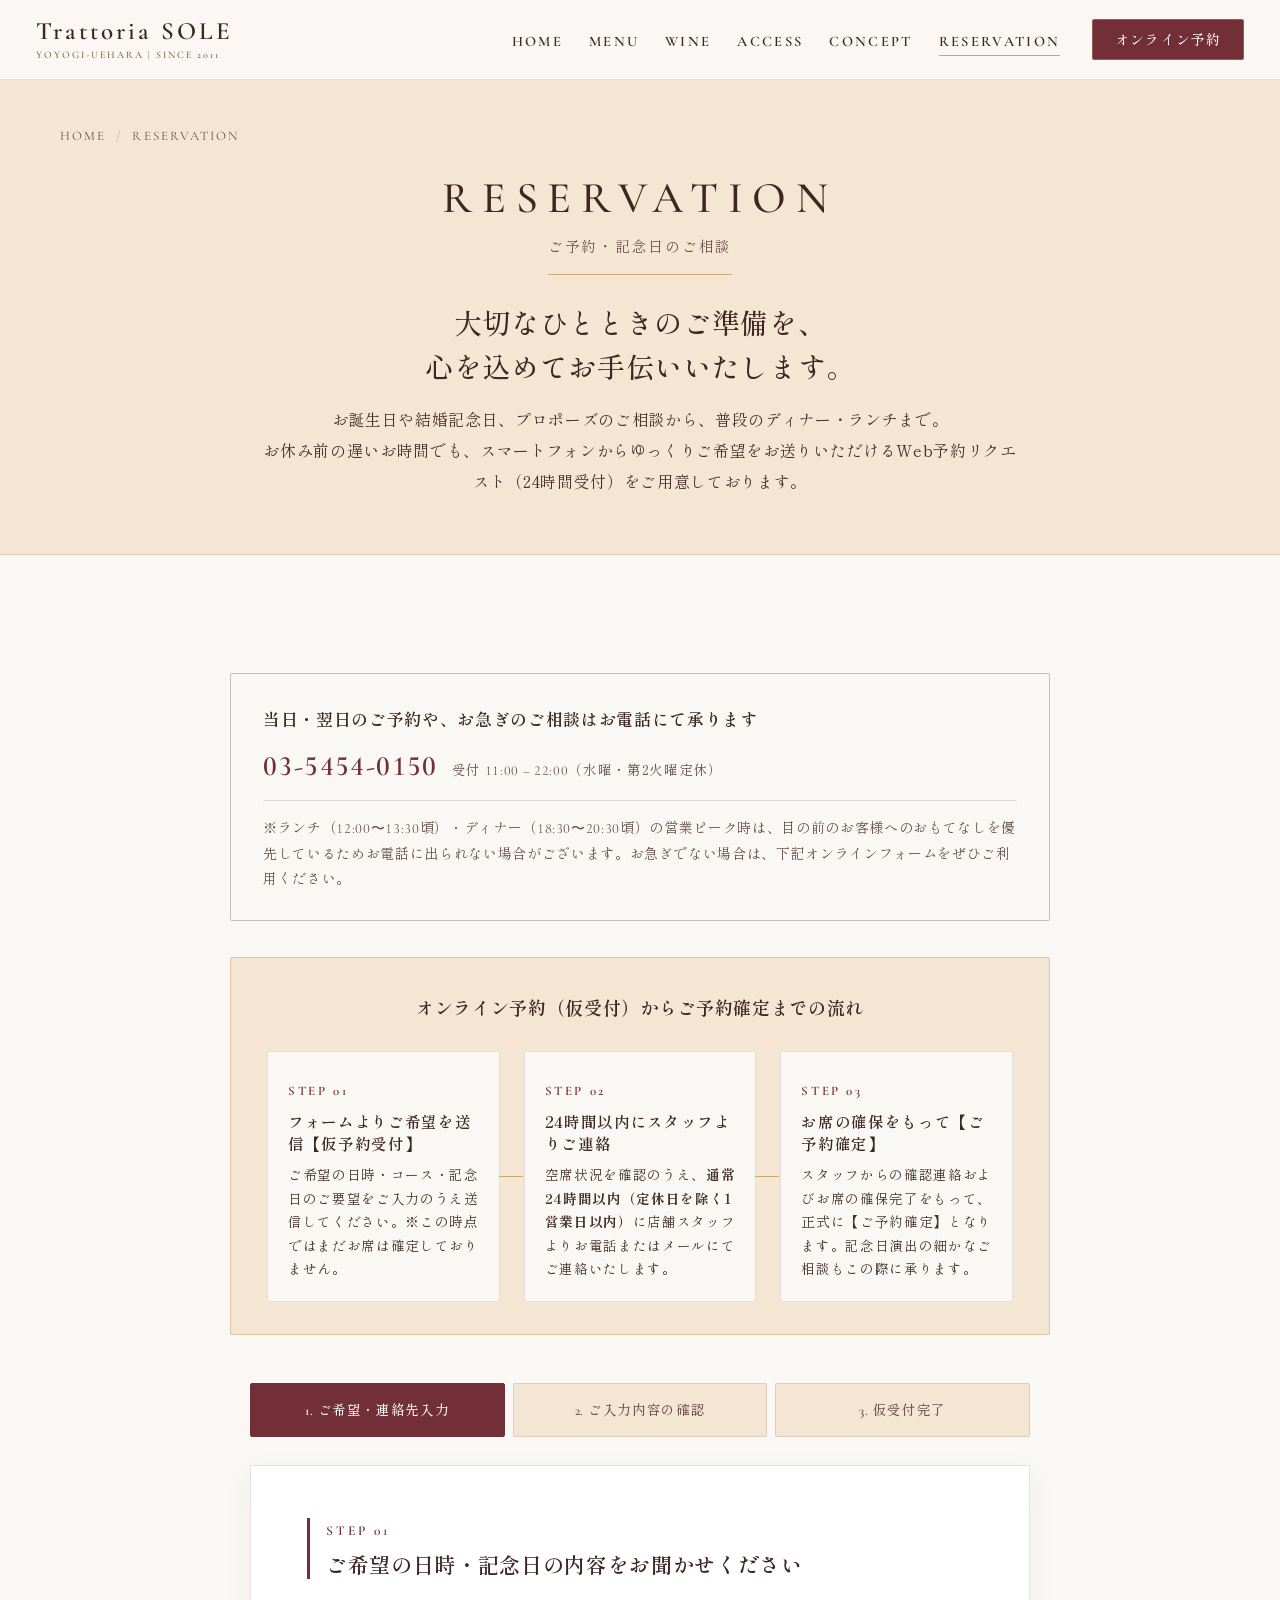
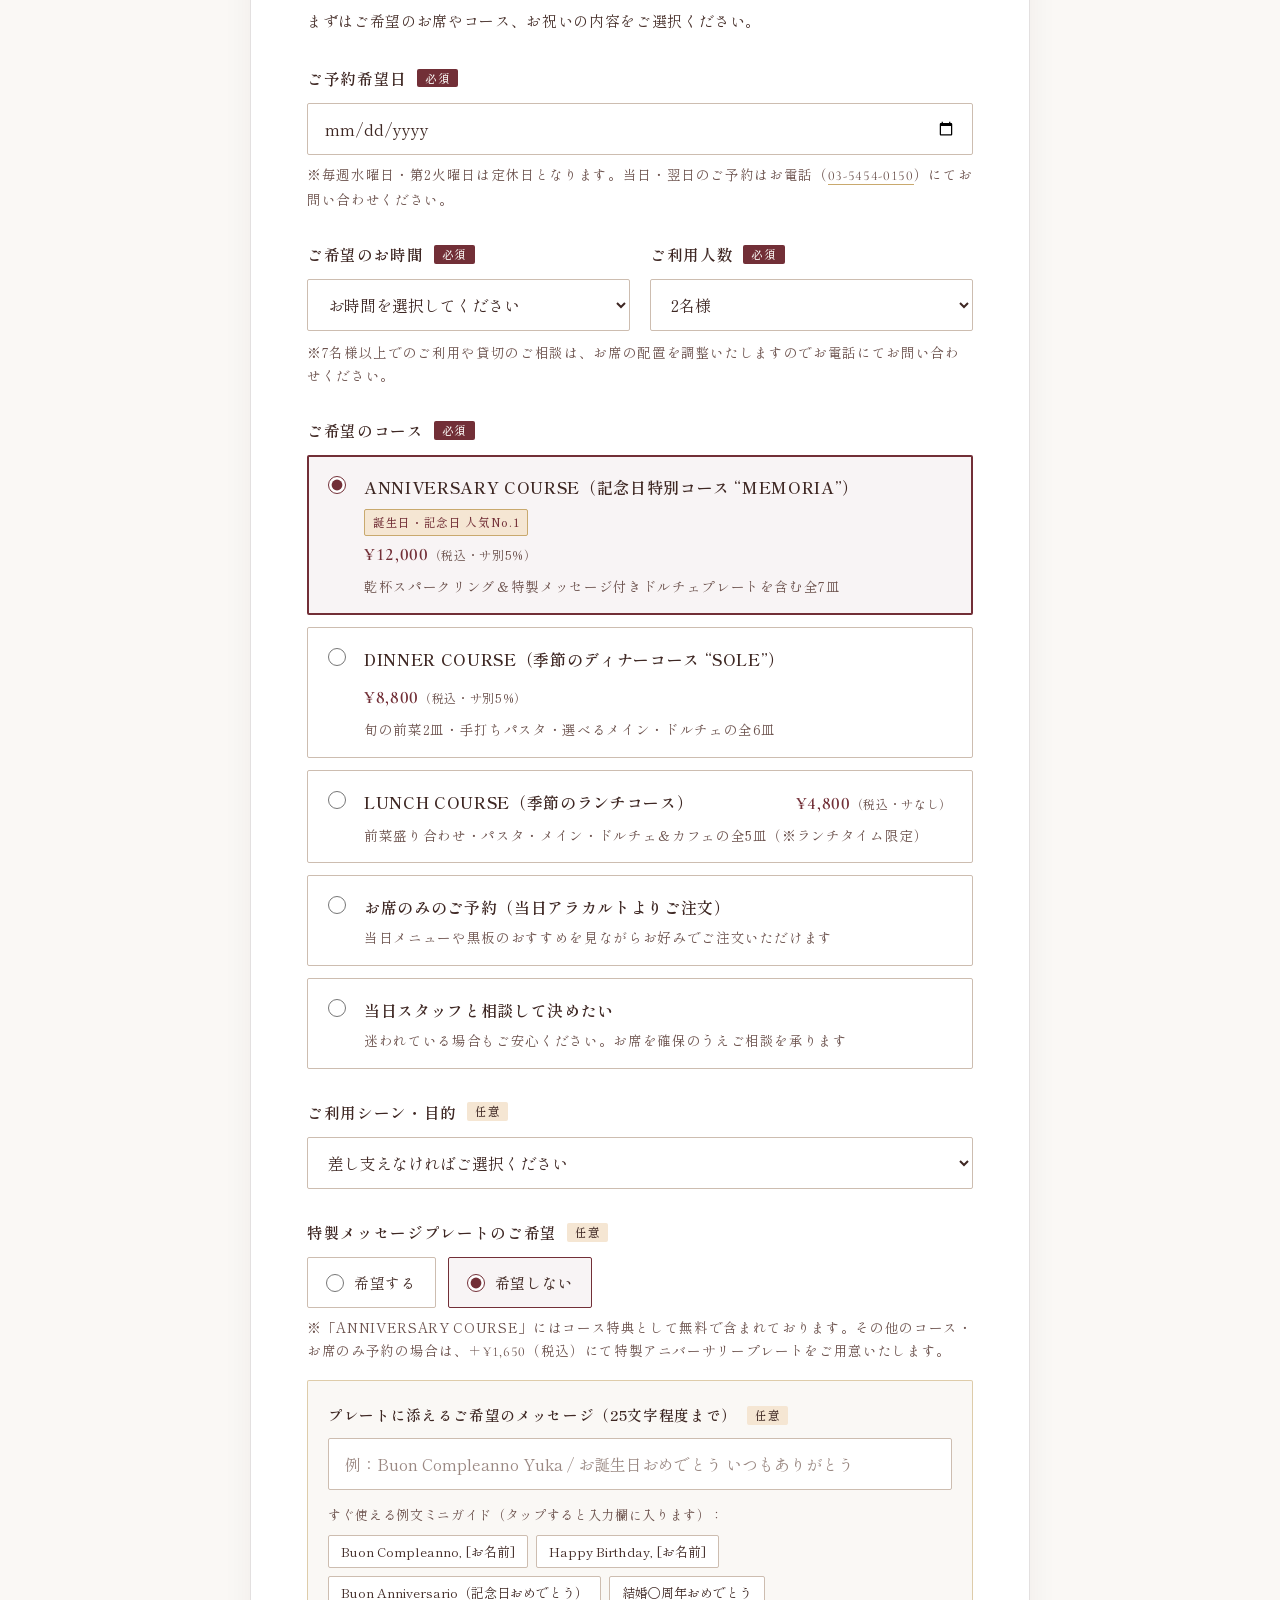
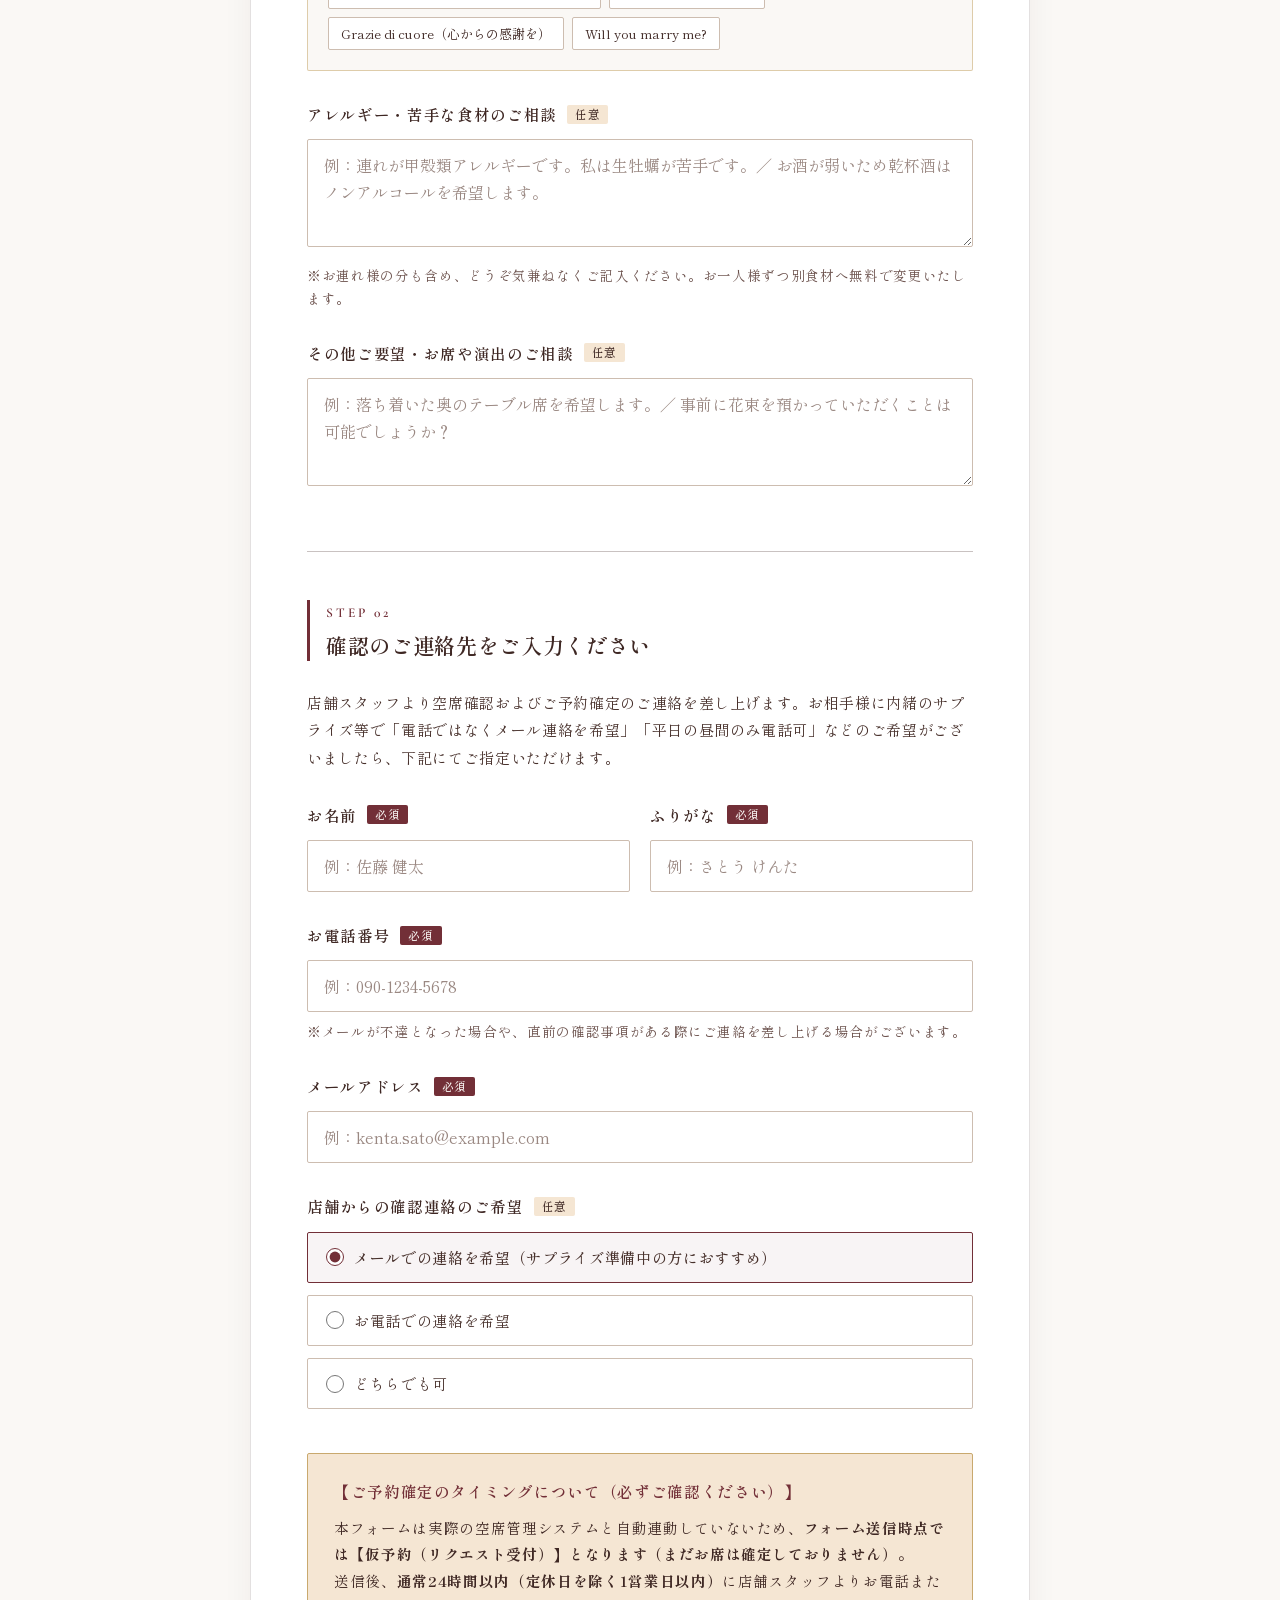
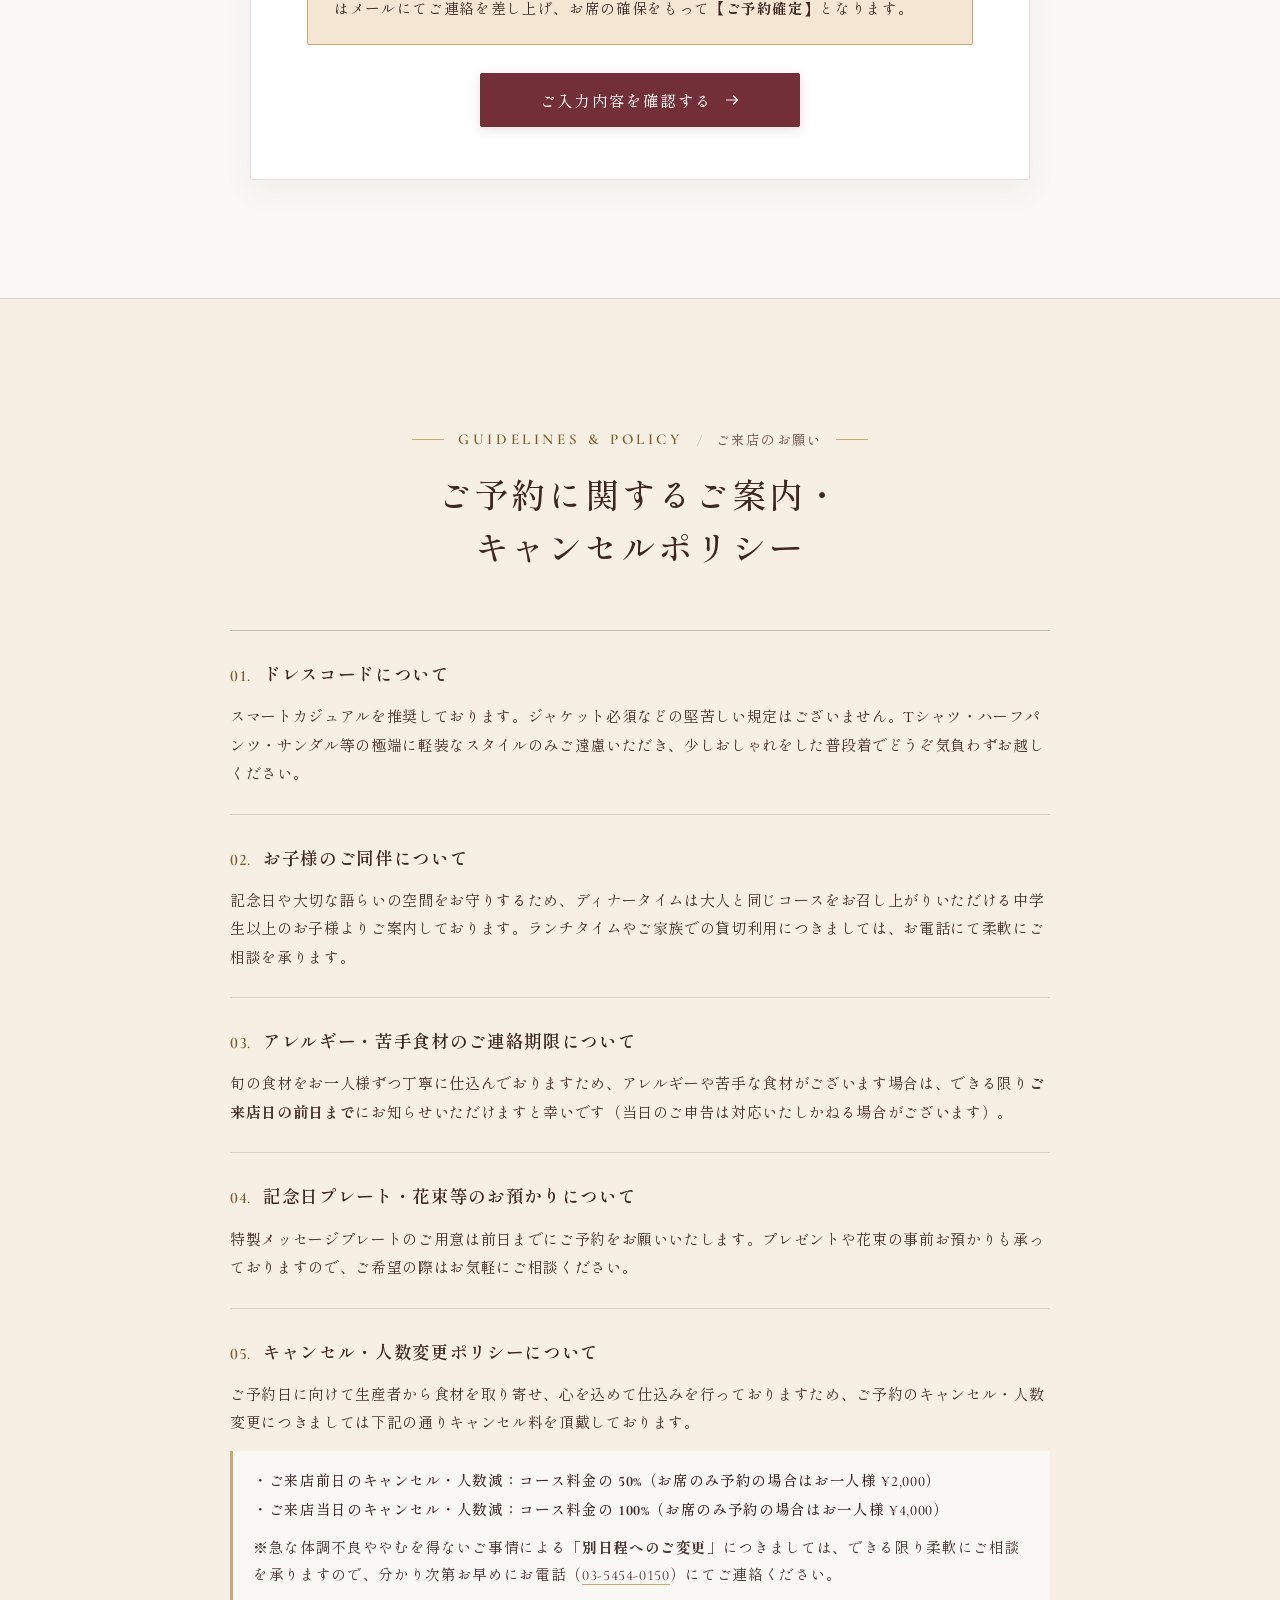
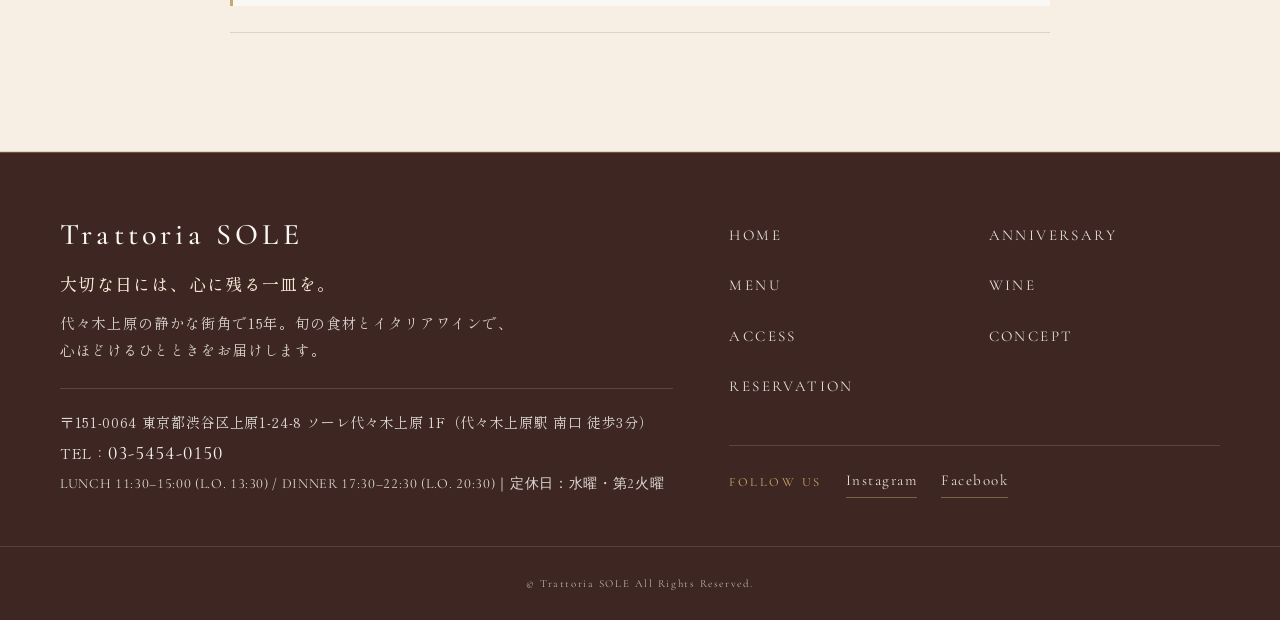
<file: reservation.html>
<!DOCTYPE html>
<html lang="ja">
<head>
  <meta charset="UTF-8">
  <meta name="viewport" content="width=device-width, initial-scale=1.0">
  <!-- ★ここでRESERVATIONページのタイトル・検索結果説明文を変更できます -->
  <title>RESERVATION（ご予約・記念日のご相談）｜Trattoria SOLE（トラットリア ソーレ）</title>
  <meta name="description" content="代々木上原のイタリアン「Trattoria SOLE」のオンライン予約リクエスト（24時間受付）・お電話予約のご案内。お誕生日・結婚記念日・プロポーズのメッセージプレートやサプライズ、アレルギー対応のご相談も承ります。">

  <!-- Google Fonts -->
  <link rel="preconnect" href="https://fonts.googleapis.com">
  <link rel="preconnect" href="https://fonts.gstatic.com" crossorigin>
  <link href="https://fonts.googleapis.com/css2?family=Cormorant+Garamond:ital,wght@0,400;0,500;0,600;1,400&family=Shippori+Mincho:wght@400;500;600&display=swap" rel="stylesheet">

  <!-- 共通スタイルシート -->
  <link rel="stylesheet" href="css/style.css">
</head>
<body>

  <!-- =====================================================================
       共通ヘッダー（スクロール追従・全ページ共通予約導線）
       ===================================================================== -->
  <header class="site-header" id="site-header">
    <div class="site-header__inner">
      <!-- ★既存のロゴ画像ファイルがある場合は、ここのテキストロゴを <img src="assets/logo.png" alt="Trattoria SOLE"> に差し替えられます -->
      <a href="index.html" class="site-logo" aria-label="Trattoria SOLE ホームへ">
        <span class="site-logo__main">Trattoria SOLE</span>
        <span class="site-logo__sub">YOYOGI-UEHARA | SINCE 2011</span>
      </a>

      <div class="header-nav-wrap">
        <nav class="global-nav" aria-label="メインナビゲーション">
          <ul class="global-nav__list">
            <li><a href="index.html" class="global-nav__link">HOME</a></li>
            <li><a href="menu.html" class="global-nav__link">MENU</a></li>
            <li><a href="wine.html" class="global-nav__link">WINE</a></li>
            <li><a href="index.html#access" class="global-nav__link">ACCESS</a></li>
            <li><a href="index.html#concept" class="global-nav__link">CONCEPT</a></li>
            <li><a href="reservation.html" class="global-nav__link is-current">RESERVATION</a></li>
          </ul>
        </nav>
        <a href="#reservation-form-anchor" class="header-cta-btn">オンライン予約</a>
      </div>

      <button type="button" class="nav-toggle" id="nav-toggle" aria-expanded="false" aria-controls="mobile-drawer" aria-label="メニューを開く">
        <span class="nav-toggle__bars" aria-hidden="true">
          <span class="nav-toggle__bar"></span>
          <span class="nav-toggle__bar"></span>
          <span class="nav-toggle__bar"></span>
        </span>
        <span class="nav-toggle__label" id="nav-toggle-label">MENU</span>
      </button>
    </div>
  </header>

  <!-- スマホ・タブレット用ドロワーメニュー -->
  <div class="mobile-drawer" id="mobile-drawer" aria-hidden="true">
    <nav aria-label="スマートフォン用メニュー">
      <ul class="mobile-drawer__list">
        <li class="mobile-drawer__item">
          <a href="index.html" class="mobile-drawer__link">
            <span class="mobile-drawer__en">HOME</span>
            <span class="mobile-drawer__jp">トップページ</span>
          </a>
        </li>
        <li class="mobile-drawer__item">
          <a href="index.html#anniversary" class="mobile-drawer__link">
            <span class="mobile-drawer__en">ANNIVERSARY</span>
            <span class="mobile-drawer__jp">記念日のおもてなし</span>
          </a>
        </li>
        <li class="mobile-drawer__item">
          <a href="menu.html" class="mobile-drawer__link">
            <span class="mobile-drawer__en">MENU</span>
            <span class="mobile-drawer__jp">お料理・コースのご案内</span>
          </a>
        </li>
        <li class="mobile-drawer__item">
          <a href="wine.html" class="mobile-drawer__link">
            <span class="mobile-drawer__en">WINE</span>
            <span class="mobile-drawer__jp">料理を引き立てるワイン</span>
          </a>
        </li>
        <li class="mobile-drawer__item">
          <a href="index.html#access" class="mobile-drawer__link">
            <span class="mobile-drawer__en">ACCESS</span>
            <span class="mobile-drawer__jp">店舗情報・アクセス</span>
          </a>
        </li>
        <li class="mobile-drawer__item">
          <a href="index.html#concept" class="mobile-drawer__link">
            <span class="mobile-drawer__en">CONCEPT</span>
            <span class="mobile-drawer__jp">私たちが大切にしていること</span>
          </a>
        </li>
        <li class="mobile-drawer__item">
          <a href="reservation.html" class="mobile-drawer__link">
            <span class="mobile-drawer__en">RESERVATION</span>
            <span class="mobile-drawer__jp">ご予約・記念日のご相談</span>
          </a>
        </li>
      </ul>
    </nav>

    <div class="mobile-drawer__footer">
      <p class="mobile-drawer__tel-label">お電話でのご予約・ご相談（11:00–22:00）</p>
      <a href="tel:0354540150" class="mobile-drawer__tel tel-num">03-5454-0150</a>
      <p class="mobile-drawer__hours">
        LUNCH 11:30–15:00 (L.O. 13:30) / DINNER 17:30–22:30 (L.O. 20:30)<br>
        定休日：毎週水曜日・第2火曜日
      </p>
      <a href="#reservation-form-anchor" class="btn btn--primary">
        <span>予約フォームへ進む</span>
        <svg class="btn__arrow" viewBox="0 0 16 16" fill="none" aria-hidden="true">
          <path d="M2.5 8H13.5M9.5 4L13.5 8L9.5 12" stroke="currentColor" stroke-width="1.2" stroke-linecap="round" stroke-linejoin="round"/>
        </svg>
      </a>
    </div>
  </div>

  <main>
    <!-- ===================================================================
         1. ページヘッダー（入力への集中度を高める端正なベージュ紙面ヘッダー）
         =================================================================== -->
    <section class="page-hero">
      <div class="container">
        <nav class="breadcrumb" aria-label="パンくずリスト">
          <ol class="breadcrumb__list">
            <li><a href="index.html">HOME</a></li>
            <li class="breadcrumb__sep" aria-hidden="true">/</li>
            <li aria-current="page">RESERVATION</li>
          </ol>
        </nav>

        <div class="page-hero__header">
          <span class="page-hero__en">RESERVATION</span>
          <span class="page-hero__sub">ご予約・記念日のご相談</span>
          <h1 class="page-hero__catch">大切なひとときのご準備を、<span class="ib">心を込めてお手伝いいたします。</span></h1>
          <p class="page-hero__lead">
            お誕生日や結婚記念日、プロポーズのご相談から、普段のディナー・ランチまで。<br class="pc-only">
            お休み前の遅いお時間でも、スマートフォンからゆっくりご希望をお送りいただけるWeb予約リクエスト（24時間受付）をご用意しております。
          </p>
        </div>
      </div>
    </section>

    <!-- ===================================================================
         2. お電話案内 ＆ 予約確定までの3ステップ ＆ オンライン予約フォーム
         =================================================================== -->
    <section class="section section--ivory">
      <div class="container container--narrow">

        <!-- お電話でのご予約・お急ぎのご相談ボックス -->
        <div class="tel-notice-box fade-up">
          <div class="tel-notice-box__top">
            <h2 class="tel-notice-box__title">当日・翌日のご予約や、お急ぎのご相談はお電話にて承ります</h2>
            <div class="tel-notice-box__number-wrap">
              <a href="tel:0354540150" class="tel-notice-box__tel tel-num">03-5454-0150</a>
              <span class="tel-notice-box__hours">受付 <span class="num-en">11:00 – 22:00</span>（水曜・第2火曜定休）</span>
            </div>
          </div>
          <p class="tel-notice-box__note">
            ※ランチ（<span class="num-en">12:00〜13:30</span>頃）・ディナー（<span class="num-en">18:30〜20:30</span>頃）の営業ピーク時は、目の前のお客様へのおもてなしを優先しているためお電話に出られない場合がございます。お急ぎでない場合は、下記オンラインフォームをぜひご利用ください。
          </p>
        </div>

        <!-- ★【外部予約システム連携フック】
             js/main.js 先頭の EXTERNAL_BOOKING_URL に TableCheck や トレタ 等の予約URLを設定すると、
             自動的にこの即時空席確認バナーが表示されます（未設定時は非表示）。 -->
        <div class="external-booking-banner" id="external-booking-banner">
          <p style="font-size: 16px; font-weight: 600; color: var(--color-text-dark); margin-bottom: 10px;">
            リアルタイム空席確認・即時予約ページをご利用いただけます
          </p>
          <p style="font-size: 14.5px; color: var(--color-text-body); margin-bottom: 18px;">
            最新の空席状況をご確認のうえ、その場でお席を確定したい場合は下記ボタンより外部予約ページへお進みください。細かなサプライズ相談をご希望の場合は、ページ下の仮予約リクエストフォームもご利用いただけます。
          </p>
          <a href="#" id="external-booking-link" target="_blank" rel="noopener noreferrer" class="btn btn--primary">
            <span>リアルタイム空席確認・予約ページへ</span>
            <svg class="btn__arrow" viewBox="0 0 16 16" fill="none" aria-hidden="true">
              <path d="M4 12L12 4M12 4H6M12 4V10" stroke="currentColor" stroke-width="1.2" stroke-linecap="round" stroke-linejoin="round"/>
            </svg>
          </a>
        </div>

        <!-- ご予約確定までの流れ（誤認を防ぐ誠実な3ステップ表示） -->
        <div class="flow-panel fade-up">
          <h2 class="flow-panel__title">オンライン予約（仮受付）からご予約確定までの流れ</h2>
          <ol class="flow-steps">
            <li class="flow-step">
              <span class="flow-step__num">STEP 01</span>
              <h3 class="flow-step__head">フォームよりご希望を送信【仮予約受付】</h3>
              <p class="flow-step__desc">ご希望の日時・コース・記念日のご要望をご入力のうえ送信してください。※この時点ではまだお席は確定しておりません。</p>
            </li>
            <li class="flow-step">
              <span class="flow-step__num">STEP 02</span>
              <h3 class="flow-step__head">24時間以内にスタッフよりご連絡</h3>
              <p class="flow-step__desc">空席状況を確認のうえ、<strong>通常24時間以内（定休日を除く1営業日以内）</strong>に店舗スタッフよりお電話またはメールにてご連絡いたします。</p>
            </li>
            <li class="flow-step">
              <span class="flow-step__num">STEP 03</span>
              <h3 class="flow-step__head">お席の確保をもって【ご予約確定】</h3>
              <p class="flow-step__desc">スタッフからの確認連絡およびお席の確保完了をもって、正式に【ご予約確定】となります。記念日演出の細かなご相談もこの際に承ります。</p>
            </li>
          </ol>
        </div>

        <!-- フォーム先頭スクロール位置アンカー ＆ 現在地インジケーター -->
        <div id="reservation-form-anchor"></div>
        <ol class="form-progress" aria-label="予約手続きの進行状況">
          <li class="form-progress__item is-active" id="progress-step-1" aria-current="step">
            <span class="form-progress__num">1.</span>ご希望・連絡先入力
          </li>
          <li class="form-progress__item" id="progress-step-2">
            <span class="form-progress__num">2.</span>ご入力内容の確認
          </li>
          <li class="form-progress__item" id="progress-step-3">
            <span class="form-progress__num">3.</span>仮受付完了
          </li>
        </ol>

        <!-- ===============================================================
             予約フォームシート本体
             ★重要ルール厳守：STEP 1（ご予約内容・記念日希望）が先、STEP 2（お客様情報）が後！
             =============================================================== -->
        <div class="reservation-sheet" id="reservation-sheet">

          <!-- ▼ 入力フォーム画面 ▼ -->
          <form class="reservation-form" id="reservation-form" novalidate>

            <!-- ===========================================================
                 【STEP 1（先）：ご予約内容・記念日のご希望】
                 =========================================================== -->
            <div class="form-step-block">
              <div class="form-step-header">
                <span class="form-step-header__en">STEP 01</span>
                <h2 class="form-step-header__title">ご希望の日時・記念日の内容をお聞かせください</h2>
              </div>
              <p class="form-step-lead">まずはご希望のお席やコース、お祝いの内容をご選択ください。</p>

              <!-- 項目 1-1：ご予約希望日 [必須] -->
              <div class="form-group">
                <label for="res-date" class="form-label">
                  <span>ご予約希望日</span>
                  <span class="badge-req">必須</span>
                </label>
                <input type="date" id="res-date" name="date" class="form-control" required>
                <p class="form-error-msg" id="err-date" role="alert"></p>
                <p class="form-error-msg" id="date-holiday-hint" style="color: var(--color-accent-wine); font-weight: 500;"></p>
                <p class="form-help">※毎週水曜日・第2火曜日は定休日となります。当日・翌日のご予約はお電話（<a href="tel:0354540150" class="tel-num" style="border-bottom: 1px solid var(--color-accent-gold);">03-5454-0150</a>）にてお問い合わせください。</p>
              </div>

              <!-- 項目 1-2：ご希望のお時間 [必須] ＆ 項目 1-3：ご利用人数 [必須] -->
              <div class="form-group form-row-2col">
                <div>
                  <label for="res-time" class="form-label">
                    <span>ご希望のお時間</span>
                    <span class="badge-req">必須</span>
                  </label>
                  <!-- ★ここで選択できる予約時間帯を変更できます -->
                  <select id="res-time" name="time" class="form-control" required>
                    <option value="">お時間を選択してください</option>
                    <optgroup label="【LUNCH】11:30 – 15:00">
                      <option value="LUNCH 11:30">11:30</option>
                      <option value="LUNCH 12:00">12:00</option>
                      <option value="LUNCH 12:30">12:30</option>
                      <option value="LUNCH 13:00">13:00</option>
                      <option value="LUNCH 13:30（最終入店）">13:30（最終入店）</option>
                    </optgroup>
                    <optgroup label="【DINNER】17:30 – 22:30">
                      <option value="DINNER 17:30">17:30</option>
                      <option value="DINNER 18:00">18:00</option>
                      <option value="DINNER 18:30">18:30</option>
                      <option value="DINNER 19:00">19:00</option>
                      <option value="DINNER 19:30">19:30</option>
                      <option value="DINNER 20:00">20:00</option>
                      <option value="DINNER 20:30（最終入店）">20:30（最終入店）</option>
                    </optgroup>
                  </select>
                  <p class="form-error-msg" id="err-time" role="alert"></p>
                </div>

                <div>
                  <label for="res-guests" class="form-label">
                    <span>ご利用人数</span>
                    <span class="badge-req">必須</span>
                  </label>
                  <select id="res-guests" name="guests" class="form-control" required>
                    <option value="1名様">1名様</option>
                    <option value="2名様" selected>2名様</option>
                    <option value="3名様">3名様</option>
                    <option value="4名様">4名様</option>
                    <option value="5名様">5名様</option>
                    <option value="6名様">6名様</option>
                  </select>
                  <p class="form-error-msg" id="err-guests" role="alert"></p>
                </div>
              </div>
              <p class="form-help" style="margin-top: -18px; margin-bottom: 28px;">※7名様以上でのご利用や貸切のご相談は、お席の配置を調整いたしますのでお電話にてお問い合わせください。</p>

              <!-- 項目 1-4：ご希望のコース [必須]（カード型ラジオボタン） -->
              <div class="form-group">
                <div class="form-label" id="course-group-label">
                  <span>ご希望のコース</span>
                  <span class="badge-req">必須</span>
                </div>

                <!-- ★ここでフォーム上のコース名・料金表記を変更できます -->
                <div class="course-radio-list" role="radiogroup" aria-labelledby="course-group-label">
                  <!-- コース選択肢 1 -->
                  <label class="course-radio-card">
                    <input type="radio" name="course" value='ANNIVERSARY COURSE（記念日特別コース "MEMORIA"） ¥12,000' checked>
                    <span>
                      <span class="course-radio-card__top">
                        <span class="course-radio-card__name">ANNIVERSARY COURSE（記念日特別コース &ldquo;MEMORIA&rdquo;）</span>
                        <span class="course-radio-card__tag">誕生日・記念日 人気No.1</span>
                      </span>
                      <span class="course-radio-card__top" style="margin-top: 2px;">
                        <span class="course-radio-card__price">¥12,000<span style="font-size: 12px; font-weight: 400; color: var(--color-text-muted); font-family: var(--font-serif-jp);">（税込・サ別5%）</span></span>
                      </span>
                      <span class="course-radio-card__desc">乾杯スパークリング＆特製メッセージ付きドルチェプレートを含む全7皿</span>
                    </span>
                  </label>

                  <!-- コース選択肢 2 -->
                  <label class="course-radio-card">
                    <input type="radio" name="course" value='DINNER COURSE（季節のディナーコース "SOLE"） ¥8,800'>
                    <span>
                      <span class="course-radio-card__top">
                        <span class="course-radio-card__name">DINNER COURSE（季節のディナーコース &ldquo;SOLE&rdquo;）</span>
                        <span class="course-radio-card__price">¥8,800<span style="font-size: 12px; font-weight: 400; color: var(--color-text-muted); font-family: var(--font-serif-jp);">（税込・サ別5%）</span></span>
                      </span>
                      <span class="course-radio-card__desc">旬の前菜2皿・手打ちパスタ・選べるメイン・ドルチェの全6皿</span>
                    </span>
                  </label>

                  <!-- コース選択肢 3 -->
                  <label class="course-radio-card">
                    <input type="radio" name="course" value="LUNCH COURSE（季節のランチコース） ¥4,800">
                    <span>
                      <span class="course-radio-card__top">
                        <span class="course-radio-card__name">LUNCH COURSE（季節のランチコース）</span>
                        <span class="course-radio-card__price">¥4,800<span style="font-size: 12px; font-weight: 400; color: var(--color-text-muted); font-family: var(--font-serif-jp);">（税込・サなし）</span></span>
                      </span>
                      <span class="course-radio-card__desc">前菜盛り合わせ・パスタ・メイン・ドルチェ＆カフェの全5皿（※ランチタイム限定）</span>
                    </span>
                  </label>

                  <!-- コース選択肢 4 -->
                  <label class="course-radio-card">
                    <input type="radio" name="course" value="お席のみのご予約（当日アラカルトよりご注文）">
                    <span>
                      <span class="course-radio-card__top">
                        <span class="course-radio-card__name">お席のみのご予約（当日アラカルトよりご注文）</span>
                      </span>
                      <span class="course-radio-card__desc">当日メニューや黒板のおすすめを見ながらお好みでご注文いただけます</span>
                    </span>
                  </label>

                  <!-- コース選択肢 5 -->
                  <label class="course-radio-card">
                    <input type="radio" name="course" value="当日スタッフと相談して決めたい">
                    <span>
                      <span class="course-radio-card__top">
                        <span class="course-radio-card__name">当日スタッフと相談して決めたい</span>
                      </span>
                      <span class="course-radio-card__desc">迷われている場合もご安心ください。お席を確保のうえご相談を承ります</span>
                    </span>
                  </label>
                </div>
                <p class="form-error-msg" id="err-course" role="alert"></p>
              </div>

              <!-- 項目 1-5：ご利用目的 [任意] -->
              <div class="form-group">
                <label for="res-purpose" class="form-label">
                  <span>ご利用シーン・目的</span>
                  <span class="badge-opt">任意</span>
                </label>
                <select id="res-purpose" name="purpose" class="form-control">
                  <option value="">差し支えなければご選択ください</option>
                  <option value="お誕生日のお祝い">お誕生日のお祝い</option>
                  <option value="ご結婚記念日">ご結婚記念日</option>
                  <option value="プロポーズ">プロポーズ</option>
                  <option value="大切な方とのお食事・デート">大切な方とのお食事・デート</option>
                  <option value="ご家族・ご友人とのお祝い">ご家族・ご友人とのお祝い</option>
                  <option value="会食・ご接待">会食・ご接待</option>
                  <option value="普段のお食事">普段のお食事</option>
                  <option value="その他">その他</option>
                </select>
              </div>

              <!-- 項目 1-6：メッセージプレートのご希望 [任意] ＋ ワンクリック例文挿入 -->
              <div class="form-group">
                <div class="form-label">
                  <span>特製メッセージプレートのご希望</span>
                  <span class="badge-opt">任意</span>
                </div>
                <div class="radio-pills">
                  <label class="radio-pill">
                    <input type="radio" name="plate_wish" value="希望する">
                    <span>希望する</span>
                  </label>
                  <label class="radio-pill">
                    <input type="radio" name="plate_wish" value="希望しない" checked>
                    <span>希望しない</span>
                  </label>
                </div>
                <p class="form-help">※「ANNIVERSARY COURSE」にはコース特典として無料で含まれております。その他のコース・お席のみ予約の場合は、＋<span class="price-num">¥1,650</span>（税込）にて特製アニバーサリープレートをご用意いたします。</p>

                <!-- プレートに添えるメッセージ文言 ＆ 例文チップ -->
                <div class="plate-message-wrap">
                  <label for="res-plate-message" class="form-label" style="font-size: 14.5px; margin-bottom: 8px;">
                    <span>プレートに添えるご希望のメッセージ（25文字程度まで）</span>
                    <span class="badge-opt">任意</span>
                  </label>
                  <input
                    type="text"
                    id="res-plate-message"
                    name="plate_message"
                    class="form-control"
                    maxlength="40"
                    placeholder="例：Buon Compleanno Yuka / お誕生日おめでとう いつもありがとう"
                  >
                  <div class="plate-chips">
                    <span class="plate-chips__label">すぐ使える例文ミニガイド（タップすると入力欄に入ります）：</span>
                    <div class="plate-chips__list">
                      <button type="button" class="example-chip" data-example="Buon Compleanno, ">Buon Compleanno, [お名前]</button>
                      <button type="button" class="example-chip" data-example="Happy Birthday, ">Happy Birthday, [お名前]</button>
                      <button type="button" class="example-chip" data-example="Buon Anniversario">Buon Anniversario（記念日おめでとう）</button>
                      <button type="button" class="example-chip" data-example="結婚〇周年おめでとう">結婚〇周年おめでとう</button>
                      <button type="button" class="example-chip" data-example="Grazie di cuore">Grazie di cuore（心からの感謝を）</button>
                      <button type="button" class="example-chip" data-example="Will you marry me?">Will you marry me?</button>
                    </div>
                  </div>
                </div>
              </div>

              <!-- 項目 1-7：アレルギー・苦手な食材 [任意] -->
              <div class="form-group">
                <label for="res-allergy" class="form-label">
                  <span>アレルギー・苦手な食材のご相談</span>
                  <span class="badge-opt">任意</span>
                </label>
                <textarea
                  id="res-allergy"
                  name="allergy"
                  class="form-control"
                  rows="3"
                  placeholder="例：連れが甲殻類アレルギーです。私は生牡蠣が苦手です。／ お酒が弱いため乾杯酒はノンアルコールを希望します。"
                ></textarea>
                <p class="form-help">※お連れ様の分も含め、どうぞ気兼ねなくご記入ください。お一人様ずつ別食材へ無料で変更いたします。</p>
              </div>

              <!-- 項目 1-8：その他ご要望・サプライズのご相談 [任意] -->
              <div class="form-group">
                <label for="res-request" class="form-label">
                  <span>その他ご要望・お席や演出のご相談</span>
                  <span class="badge-opt">任意</span>
                </label>
                <textarea
                  id="res-request"
                  name="request"
                  class="form-control"
                  rows="3"
                  placeholder="例：落ち着いた奥のテーブル席を希望します。／ 事前に花束を預かっていただくことは可能でしょうか？"
                ></textarea>
              </div>
            </div>

            <!-- ===========================================================
                 【STEP 2（後）：お客様情報のご入力】
                 =========================================================== -->
            <div class="form-step-block">
              <div class="form-step-header">
                <span class="form-step-header__en">STEP 02</span>
                <h2 class="form-step-header__title">確認のご連絡先をご入力ください</h2>
              </div>
              <p class="form-step-lead">
                店舗スタッフより空席確認およびご予約確定のご連絡を差し上げます。お相手様に内緒のサプライズ等で「電話ではなくメール連絡を希望」「平日の昼間のみ電話可」などのご希望がございましたら、下記にてご指定いただけます。
              </p>

              <!-- 項目 2-1：お名前 [必須] ＆ 項目 2-2：ふりがな [必須] -->
              <div class="form-group form-row-2col">
                <div>
                  <label for="res-name" class="form-label">
                    <span>お名前</span>
                    <span class="badge-req">必須</span>
                  </label>
                  <input type="text" id="res-name" name="name" class="form-control" autocomplete="name" placeholder="例：佐藤 健太" required>
                  <p class="form-error-msg" id="err-name" role="alert"></p>
                </div>

                <div>
                  <label for="res-kana" class="form-label">
                    <span>ふりがな</span>
                    <span class="badge-req">必須</span>
                  </label>
                  <input type="text" id="res-kana" name="kana" class="form-control" placeholder="例：さとう けんた" required>
                  <p class="form-error-msg" id="err-kana" role="alert"></p>
                </div>
              </div>

              <!-- 項目 2-3：お電話番号 [必須] -->
              <div class="form-group">
                <label for="res-tel" class="form-label">
                  <span>お電話番号</span>
                  <span class="badge-req">必須</span>
                </label>
                <input type="tel" id="res-tel" name="tel" class="form-control" autocomplete="tel" placeholder="例：090-1234-5678" required>
                <p class="form-error-msg" id="err-tel" role="alert"></p>
                <p class="form-help">※メールが不達となった場合や、直前の確認事項がある際にご連絡を差し上げる場合がございます。</p>
              </div>

              <!-- 項目 2-4：メールアドレス [必須] -->
              <div class="form-group">
                <label for="res-email" class="form-label">
                  <span>メールアドレス</span>
                  <span class="badge-req">必須</span>
                </label>
                <input type="email" id="res-email" name="email" class="form-control" autocomplete="email" placeholder="例：kenta.sato@example.com" required>
                <p class="form-error-msg" id="err-email" role="alert"></p>
              </div>

              <!-- 項目 2-5：ご希望の確認連絡方法 [任意] -->
              <div class="form-group">
                <div class="form-label">
                  <span>店舗からの確認連絡のご希望</span>
                  <span class="badge-opt">任意</span>
                </div>
                <div class="radio-pills radio-pills--stack">
                  <label class="radio-pill">
                    <input type="radio" name="contact_method" value="メールでの連絡を希望（サプライズ準備中の方におすすめ）" checked>
                    <span>メールでの連絡を希望（サプライズ準備中の方におすすめ）</span>
                  </label>
                  <label class="radio-pill">
                    <input type="radio" name="contact_method" value="お電話での連絡を希望">
                    <span>お電話での連絡を希望</span>
                  </label>
                  <label class="radio-pill">
                    <input type="radio" name="contact_method" value="どちらでも可">
                    <span>どちらでも可</span>
                  </label>
                </div>
              </div>
            </div>

            <!-- 送信直前の重要案内ボックス（仮予約・24時間以内連絡の明記） -->
            <div class="important-notice-box">
              <p class="important-notice-box__title">【ご予約確定のタイミングについて（必ずご確認ください）】</p>
              <p class="important-notice-box__body">
                本フォームは実際の空席管理システムと自動連動していないため、<strong>フォーム送信時点では【仮予約（リクエスト受付）】となります（まだお席は確定しておりません）。</strong><br>
                送信後、<strong>通常24時間以内（定休日を除く1営業日以内）</strong>に店舗スタッフよりお電話またはメールにてご連絡を差し上げ、お席の確保をもって<strong>【ご予約確定】</strong>となります。
              </p>
            </div>

            <div class="form-global-error" id="form-global-error" role="alert"></div>

            <div class="form-submit-area">
              <button type="submit" class="btn btn--primary">
                <span>ご入力内容を確認する</span>
                <svg class="btn__arrow" viewBox="0 0 16 16" fill="none" aria-hidden="true">
                  <path d="M2.5 8H13.5M9.5 4L13.5 8L9.5 12" stroke="currentColor" stroke-width="1.2" stroke-linecap="round" stroke-linejoin="round"/>
                </svg>
              </button>
            </div>
          </form>

          <!-- ===============================================================
               ▼ 確認画面（STEP 2：ご入力内容のご確認） ▼
               =============================================================== -->
          <div class="confirm-panel" id="confirm-panel" aria-live="polite">
            <h2 class="confirm-panel__title">ご入力内容のご確認</h2>
            <p class="confirm-panel__lead">
              以下の内容で仮予約リクエストを送信いたします。<br class="pc-only">
              よろしければ画面下の「この内容で仮予約リクエストを送信する」ボタンを押してください。
            </p>

            <h3 class="confirm-section-heading">【ご予約内容・記念日のご希望】</h3>
            <table class="confirm-table">
              <tbody>
                <tr>
                  <th scope="row">ご予約希望日</th>
                  <td id="conf-date"></td>
                </tr>
                <tr>
                  <th scope="row">ご希望のお時間</th>
                  <td id="conf-time"></td>
                </tr>
                <tr>
                  <th scope="row">ご利用人数</th>
                  <td id="conf-guests"></td>
                </tr>
                <tr>
                  <th scope="row">ご希望のコース</th>
                  <td id="conf-course"></td>
                </tr>
                <tr>
                  <th scope="row">ご利用目的</th>
                  <td id="conf-purpose"></td>
                </tr>
                <tr>
                  <th scope="row">メッセージプレート</th>
                  <td id="conf-plate"></td>
                </tr>
                <tr>
                  <th scope="row">アレルギー・苦手な食材</th>
                  <td id="conf-allergy"></td>
                </tr>
                <tr>
                  <th scope="row">その他ご要望</th>
                  <td id="conf-request"></td>
                </tr>
              </tbody>
            </table>

            <h3 class="confirm-section-heading">【お客様情報】</h3>
            <table class="confirm-table">
              <tbody>
                <tr>
                  <th scope="row">お名前（ふりがな）</th>
                  <td id="conf-name"></td>
                </tr>
                <tr>
                  <th scope="row">お電話番号</th>
                  <td id="conf-tel"></td>
                </tr>
                <tr>
                  <th scope="row">メールアドレス</th>
                  <td id="conf-email"></td>
                </tr>
                <tr>
                  <th scope="row">ご希望の確認連絡方法</th>
                  <td id="conf-contact-method"></td>
                </tr>
              </tbody>
            </table>

            <p class="confirm-micro">
              ※送信時点では<strong>【仮予約（リクエスト受付）】</strong>となります。通常24時間以内（定休日を除く1営業日以内）にスタッフよりご連絡し、お席の確保をもって<strong>【ご予約確定】</strong>となります。
            </p>

            <div class="confirm-actions">
              <button type="button" class="btn btn--secondary" id="btn-back-to-edit">
                <span>入力内容を修正する</span>
              </button>
              <button type="button" class="btn btn--primary" id="btn-final-submit">
                <span>この内容で仮予約リクエストを送信する</span>
                <svg class="btn__arrow" viewBox="0 0 16 16" fill="none" aria-hidden="true">
                  <path d="M2.5 8H13.5M9.5 4L13.5 8L9.5 12" stroke="currentColor" stroke-width="1.2" stroke-linecap="round" stroke-linejoin="round"/>
                </svg>
              </button>
            </div>
          </div>

          <!-- ===============================================================
               ▼ 送信完了画面（STEP 3：サンクス画面） ▼
               =============================================================== -->
          <div class="thanks-panel" id="thanks-panel" aria-live="polite">
            <div class="thanks-check" aria-hidden="true">
              <svg viewBox="0 0 24 24" fill="none">
                <path d="M5 12.5L10 17.5L19 7.5" stroke="currentColor" stroke-width="1.3" stroke-linecap="round" stroke-linejoin="round"/>
              </svg>
            </div>
            <span class="thanks-panel__en">THANK YOU FOR YOUR REQUEST</span>
            <h2 class="thanks-panel__title">ご予約リクエスト（仮受付）を承りました。</h2>
            <p class="thanks-panel__lead">
              このたびは「Trattoria SOLE」へご予約リクエストをお送りいただき、誠にありがとうございます。
            </p>

            <div class="thanks-important-box">
              <p class="thanks-important-box__head">【重要：まだご予約は確定しておりません】</p>
              <p>
                本Webサイトのフォームは予約管理システムと直接連動していないため、<strong>現時点では【仮予約（リクエスト受付）】の状態となっております。</strong>
              </p>
              <p>
                お送りいただいた内容と空席状況を確認のうえ、<strong>通常24時間以内（定休日を除く1営業日以内）</strong>に、店舗スタッフよりご希望のご連絡方法（メールまたはお電話）にてお返事を差し上げます。<br>
                <strong>スタッフからのご連絡およびお席の確保をもって、正式に【ご予約確定】となります</strong>ので、今しばらくお待ちくださいませ。
              </p>
            </div>

            <div class="thanks-summary-box">
              <p class="thanks-summary-box__title">お受け付けしたご希望内容（控え）</p>
              <p id="thanks-summary-content"></p>
            </div>

            <div class="thanks-contact-box">
              <p>
                万が一、2営業日を過ぎても店舗からの連絡が届かない場合（メールアドレスの入力誤り等の可能性がございます）や、当日・翌日のお急ぎのご予約につきましては、恐れ入りますがお電話にて直接お問い合わせください。
              </p>
              <p class="thanks-contact-box__tel">
                お電話でのお問い合わせ：<a href="tel:0354540150" class="tel-num" style="color: var(--color-accent-wine); border-bottom: 1px solid var(--color-accent-gold);">03-5454-0150</a>（受付 <span class="num-en">11:00〜22:00</span> ／ 水曜・第2火曜定休）
              </p>
            </div>

            <div class="thanks-actions">
              <a href="index.html" class="btn btn--secondary">
                <span>トップページへ戻る</span>
              </a>
              <a href="menu.html" class="btn btn--primary">
                <span>お料理・コースをもう一度見る</span>
                <svg class="btn__arrow" viewBox="0 0 16 16" fill="none" aria-hidden="true">
                  <path d="M2.5 8H13.5M9.5 4L13.5 8L9.5 12" stroke="currentColor" stroke-width="1.2" stroke-linecap="round" stroke-linejoin="round"/>
                </svg>
              </a>
            </div>
          </div>

        </div>
      </div>
    </section>

    <!-- ===================================================================
         3. ご予約に関するご案内・キャンセルポリシー（全5項目）
         ★ここでキャンセル規定やドレスコード案内を編集できます
         =================================================================== -->
    <section class="section section--beige-soft" id="policy">
      <div class="container">
        <div class="section-header section-header--center fade-up">
          <div class="section-eyebrow">
            <span class="section-eyebrow__en">GUIDELINES &amp; POLICY</span>
            <span class="section-eyebrow__sep" aria-hidden="true">/</span>
            <span class="section-eyebrow__jp">ご来店のお願い</span>
          </div>
          <h2 class="section-title">ご予約に関するご案内・<span class="ib">キャンセルポリシー</span></h2>
        </div>

        <div class="policy-list fade-up">
          <article class="policy-item">
            <h3 class="policy-item__title">
              <span class="policy-item__num num-en">01.</span>
              <span>ドレスコードについて</span>
            </h3>
            <p class="policy-item__body">
              スマートカジュアルを推奨しております。ジャケット必須などの堅苦しい規定はございません。Tシャツ・ハーフパンツ・サンダル等の極端に軽装なスタイルのみご遠慮いただき、少しおしゃれをした普段着でどうぞ気負わずお越しください。
            </p>
          </article>

          <article class="policy-item">
            <h3 class="policy-item__title">
              <span class="policy-item__num num-en">02.</span>
              <span>お子様のご同伴について</span>
            </h3>
            <p class="policy-item__body">
              記念日や大切な語らいの空間をお守りするため、ディナータイムは大人と同じコースをお召し上がりいただける中学生以上のお子様よりご案内しております。ランチタイムやご家族での貸切利用につきましては、お電話にて柔軟にご相談を承ります。
            </p>
          </article>

          <article class="policy-item">
            <h3 class="policy-item__title">
              <span class="policy-item__num num-en">03.</span>
              <span>アレルギー・苦手食材のご連絡期限について</span>
            </h3>
            <p class="policy-item__body">
              旬の食材をお一人様ずつ丁寧に仕込んでおりますため、アレルギーや苦手な食材がございます場合は、できる限り<strong>ご来店日の前日まで</strong>にお知らせいただけますと幸いです（当日のご申告は対応いたしかねる場合がございます）。
            </p>
          </article>

          <article class="policy-item">
            <h3 class="policy-item__title">
              <span class="policy-item__num num-en">04.</span>
              <span>記念日プレート・花束等のお預かりについて</span>
            </h3>
            <p class="policy-item__body">
              特製メッセージプレートのご用意は前日までにご予約をお願いいたします。プレゼントや花束の事前お預かりも承っておりますので、ご希望の際はお気軽にご相談ください。
            </p>
          </article>

          <article class="policy-item">
            <h3 class="policy-item__title">
              <span class="policy-item__num num-en">05.</span>
              <span>キャンセル・人数変更ポリシーについて</span>
            </h3>
            <p class="policy-item__body">
              ご予約日に向けて生産者から食材を取り寄せ、心を込めて仕込みを行っておりますため、ご予約のキャンセル・人数変更につきましては下記の通りキャンセル料を頂戴しております。
            </p>
            <div class="policy-fee-box">
              <ul>
                <li>・ご来店前日のキャンセル・人数減：コース料金の <strong><span class="num-en">50%</span></strong>（お席のみ予約の場合はお一人様 <span class="price-num">¥2,000</span>）</li>
                <li>・ご来店当日のキャンセル・人数減：コース料金の <strong><span class="num-en">100%</span></strong>（お席のみ予約の場合はお一人様 <span class="price-num">¥4,000</span>）</li>
              </ul>
              <p>
                ※急な体調不良ややむを得ないご事情による<strong>「別日程へのご変更」</strong>につきましては、できる限り柔軟にご相談を承りますので、分かり次第お早めにお電話（<a href="tel:0354540150" class="tel-num" style="border-bottom: 1px solid var(--color-accent-gold);">03-5454-0150</a>）にてご連絡ください。
              </p>
            </div>
          </article>
        </div>
      </div>
    </section>
  </main>

  <!-- =====================================================================
       共通フッター
       ===================================================================== -->
  <footer class="site-footer">
    <div class="container">
      <div class="footer-main">
        <div class="footer-brand">
          <p class="footer-brand__logo">Trattoria SOLE</p>
          <p class="footer-brand__copy">大切な日には、心に残る一皿を。</p>
          <p class="footer-brand__desc">代々木上原の静かな街角で15年。旬の食材とイタリアワインで、心ほどけるひとときをお届けします。</p>
          <div class="footer-info">
            <p>〒151-0064 東京都渋谷区上原1-24-8 ソーレ代々木上原 1F（代々木上原駅 南口 徒歩3分）</p>
            <p>TEL：<a href="tel:0354540150" class="footer-info__tel tel-num">03-5454-0150</a></p>
            <p class="num-en">LUNCH 11:30–15:00 (L.O. 13:30) / DINNER 17:30–22:30 (L.O. 20:30)｜定休日：水曜・第2火曜</p>
          </div>
        </div>

        <div class="footer-nav-area">
          <nav aria-label="フッターナビゲーション">
            <ul class="footer-nav__list">
              <li><a href="index.html" class="footer-nav__link">HOME</a></li>
              <li><a href="index.html#anniversary" class="footer-nav__link">ANNIVERSARY</a></li>
              <li><a href="menu.html" class="footer-nav__link">MENU</a></li>
              <li><a href="wine.html" class="footer-nav__link">WINE</a></li>
              <li><a href="index.html#access" class="footer-nav__link">ACCESS</a></li>
              <li><a href="index.html#concept" class="footer-nav__link">CONCEPT</a></li>
              <li><a href="reservation.html" class="footer-nav__link">RESERVATION</a></li>
            </ul>
          </nav>

          <div class="footer-sns">
            <span class="footer-sns__label">FOLLOW US</span>
            <a href="https://www.instagram.com/" target="_blank" rel="noopener noreferrer" class="footer-sns__link">Instagram</a>
            <a href="https://www.facebook.com/" target="_blank" rel="noopener noreferrer" class="footer-sns__link">Facebook</a>
          </div>
        </div>
      </div>
    </div>

    <div class="footer-bottom">
      <div class="container">
        <small>&copy; Trattoria SOLE All Rights Reserved.</small>
      </div>
    </div>
  </footer>

  <!-- スマホ専用・画面下部追従（フローティング）予約バー
       （※フォーム入力エリアが画面内にある時は js/main.js により自動で隠れて入力を邪魔しません） -->
  <div class="floating-bar" id="floating-bar" aria-label="スマートフォン用クイック予約バー">
    <a href="tel:0354540150" class="floating-bar__tel">
      <span class="floating-bar__tel-sub">TEL 11:00–22:00</span>
      <span class="floating-bar__tel-main">お電話相談</span>
    </a>
    <a href="#reservation-form-anchor" class="floating-bar__web">
      <span class="floating-bar__web-sub">24H WEB RESERVATION</span>
      <span class="floating-bar__web-main">
        <span>予約フォームへ</span>
        <svg viewBox="0 0 16 16" fill="none" aria-hidden="true">
          <path d="M8 2.5V13.5M4 9.5L8 13.5L12 9.5" stroke="currentColor" stroke-width="1.3" stroke-linecap="round" stroke-linejoin="round"/>
        </svg>
      </span>
    </a>
  </div>

  <script src="js/main.js" defer></script>
</body>
</html>
</file>
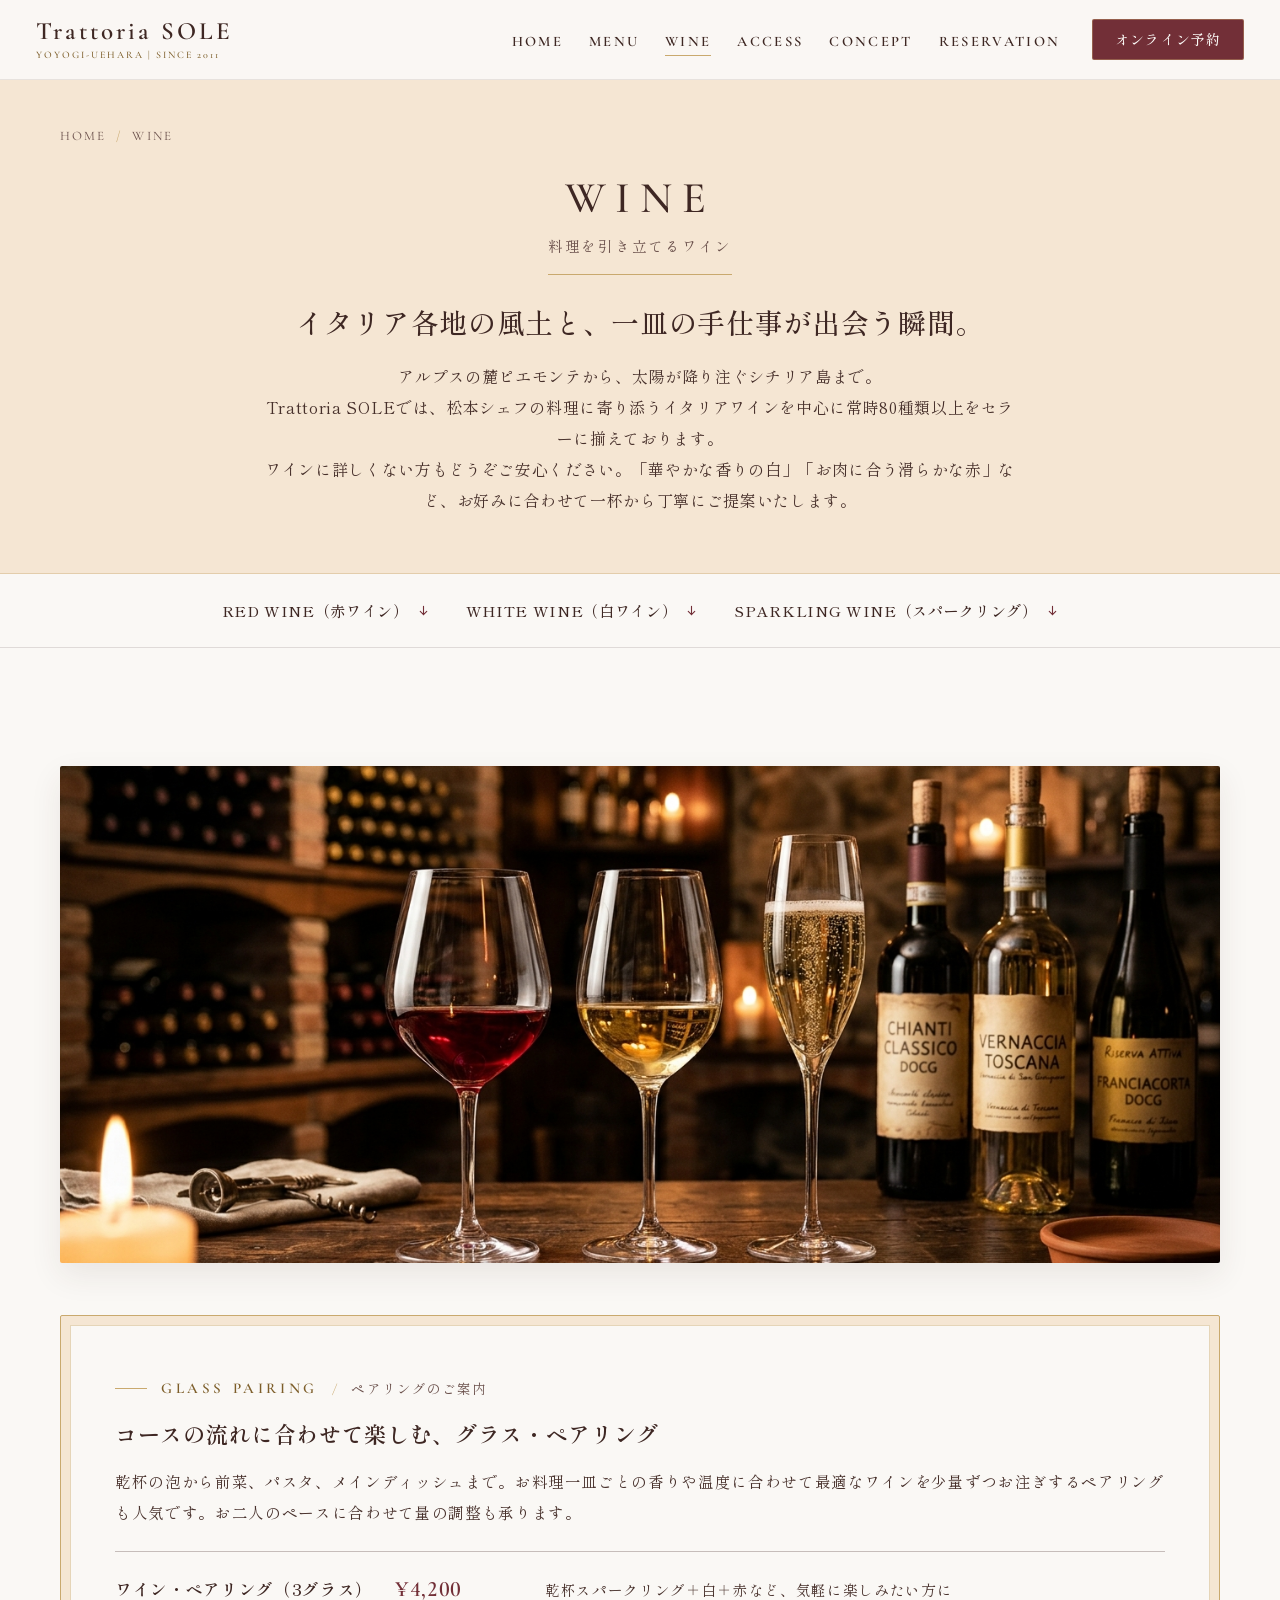
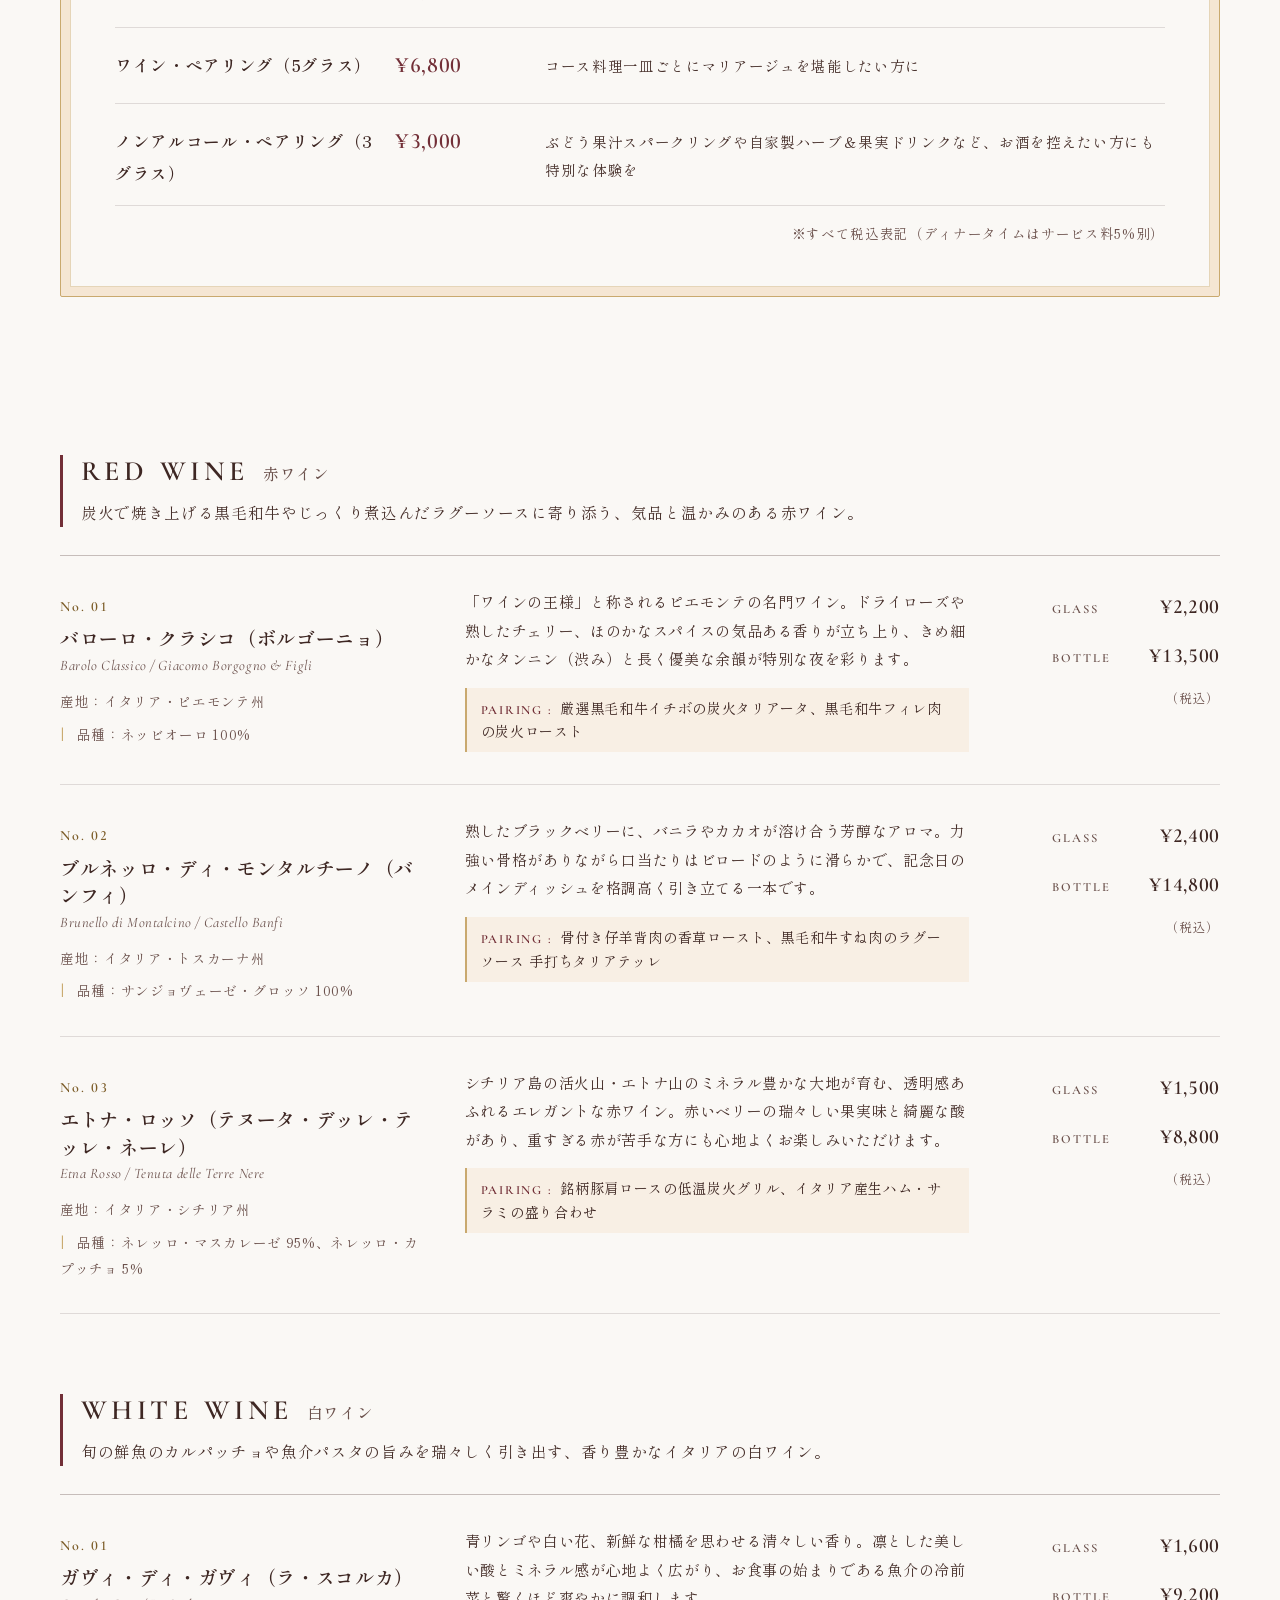
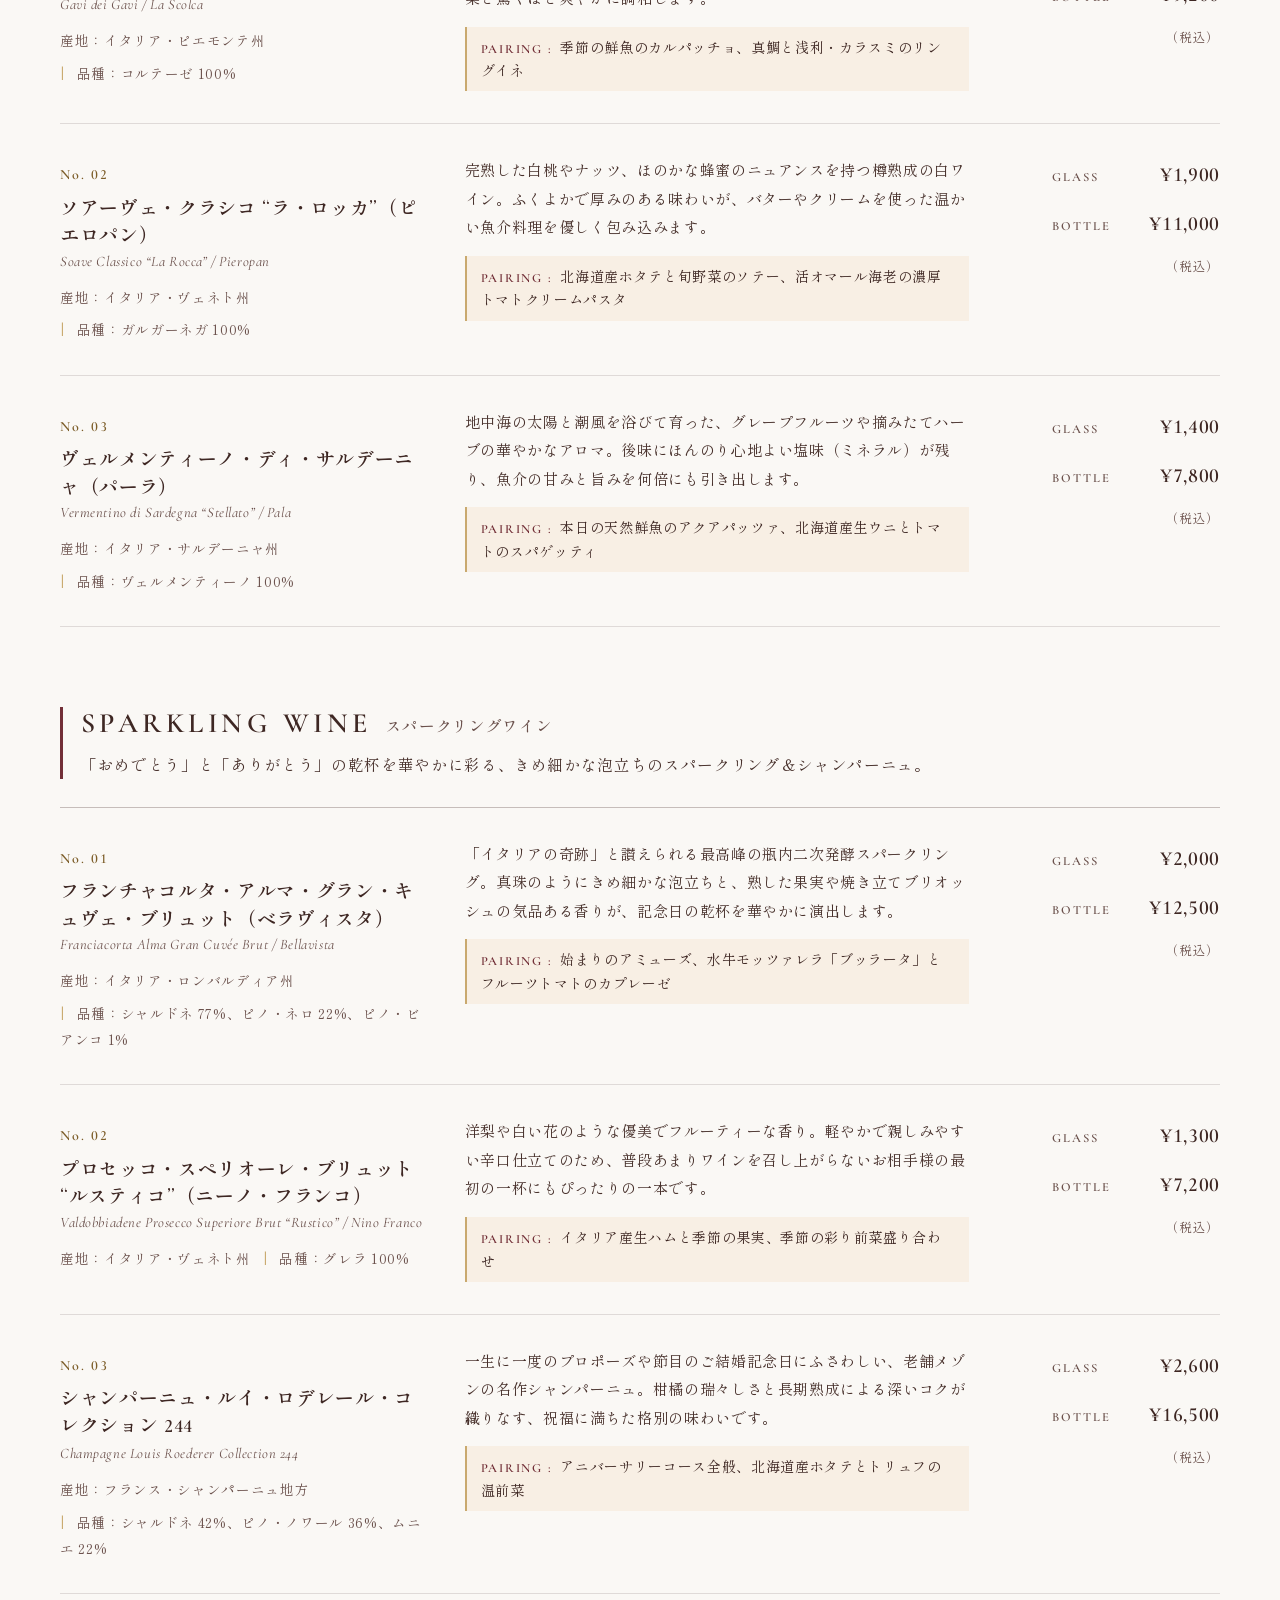
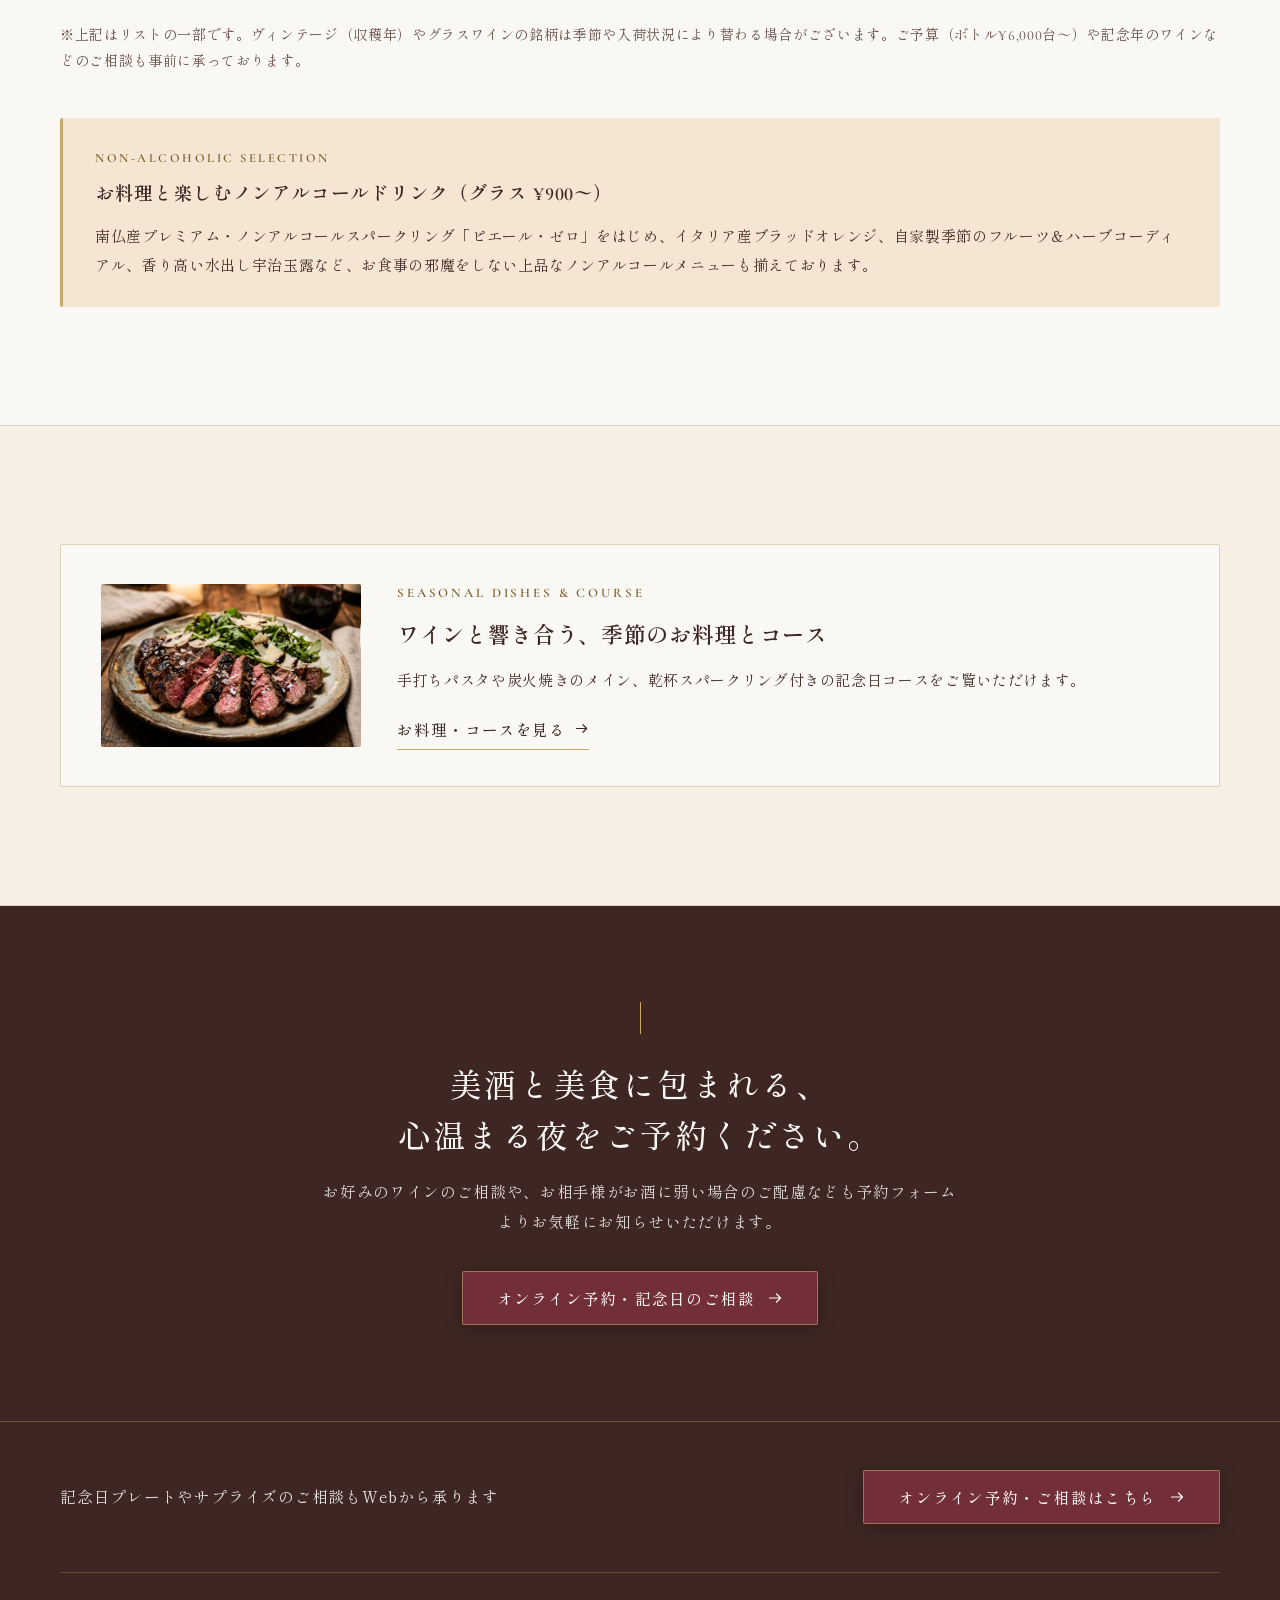
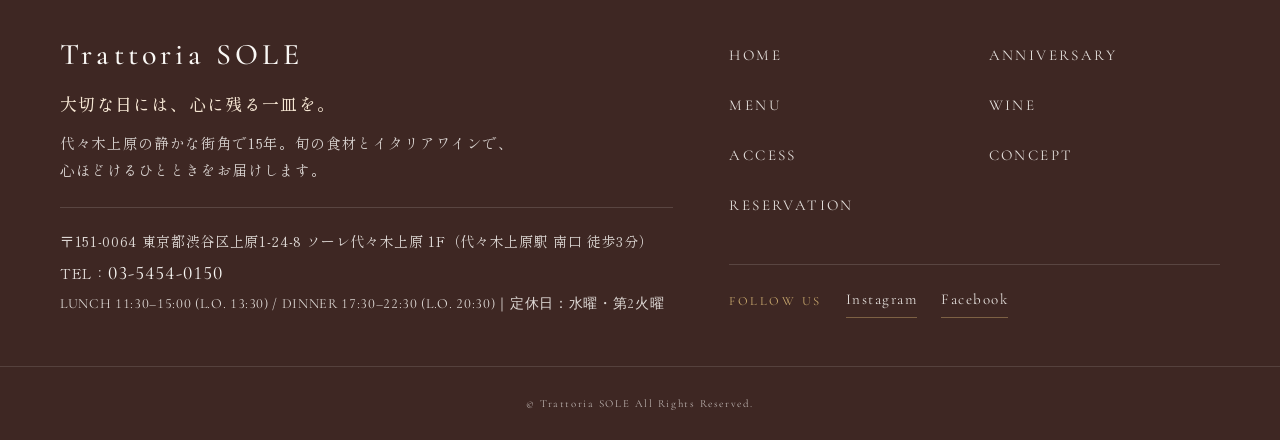
<file: wine.html>
<!DOCTYPE html>
<html lang="ja">
<head>
  <meta charset="UTF-8">
  <meta name="viewport" content="width=device-width, initial-scale=1.0">
  <!-- ★ここでWINEページのタイトル・検索結果説明文を変更できます -->
  <title>WINE（料理を引き立てるワイン）｜Trattoria SOLE（トラットリア ソーレ）</title>
  <meta name="description" content="代々木上原「Trattoria SOLE」の厳選ワインリスト。イタリア全20州から揃えたバローロ、ブルネッロ、フランチャコルタなど常時80種以上。グラス・ペアリングやノンアルコールペアリングもご用意しております。">

  <!-- Google Fonts -->
  <link rel="preconnect" href="https://fonts.googleapis.com">
  <link rel="preconnect" href="https://fonts.gstatic.com" crossorigin>
  <link href="https://fonts.googleapis.com/css2?family=Cormorant+Garamond:ital,wght@0,400;0,500;0,600;1,400&family=Shippori+Mincho:wght@400;500;600&display=swap" rel="stylesheet">

  <!-- 共通スタイルシート -->
  <link rel="stylesheet" href="css/style.css">
</head>
<body>

  <!-- =====================================================================
       共通ヘッダー（スクロール追従・全ページ共通予約導線）
       ===================================================================== -->
  <header class="site-header" id="site-header">
    <div class="site-header__inner">
      <!-- ★既存のロゴ画像ファイルがある場合は、ここのテキストロゴを <img src="assets/logo.png" alt="Trattoria SOLE"> に差し替えられます -->
      <a href="index.html" class="site-logo" aria-label="Trattoria SOLE ホームへ">
        <span class="site-logo__main">Trattoria SOLE</span>
        <span class="site-logo__sub">YOYOGI-UEHARA | SINCE 2011</span>
      </a>

      <div class="header-nav-wrap">
        <nav class="global-nav" aria-label="メインナビゲーション">
          <ul class="global-nav__list">
            <li><a href="index.html" class="global-nav__link">HOME</a></li>
            <li><a href="menu.html" class="global-nav__link">MENU</a></li>
            <li><a href="wine.html" class="global-nav__link is-current">WINE</a></li>
            <li><a href="index.html#access" class="global-nav__link">ACCESS</a></li>
            <li><a href="index.html#concept" class="global-nav__link">CONCEPT</a></li>
            <li><a href="reservation.html" class="global-nav__link">RESERVATION</a></li>
          </ul>
        </nav>
        <a href="reservation.html" class="header-cta-btn">オンライン予約</a>
      </div>

      <button type="button" class="nav-toggle" id="nav-toggle" aria-expanded="false" aria-controls="mobile-drawer" aria-label="メニューを開く">
        <span class="nav-toggle__bars" aria-hidden="true">
          <span class="nav-toggle__bar"></span>
          <span class="nav-toggle__bar"></span>
          <span class="nav-toggle__bar"></span>
        </span>
        <span class="nav-toggle__label" id="nav-toggle-label">MENU</span>
      </button>
    </div>
  </header>

  <!-- スマホ・タブレット用ドロワーメニュー -->
  <div class="mobile-drawer" id="mobile-drawer" aria-hidden="true">
    <nav aria-label="スマートフォン用メニュー">
      <ul class="mobile-drawer__list">
        <li class="mobile-drawer__item">
          <a href="index.html" class="mobile-drawer__link">
            <span class="mobile-drawer__en">HOME</span>
            <span class="mobile-drawer__jp">トップページ</span>
          </a>
        </li>
        <li class="mobile-drawer__item">
          <a href="index.html#anniversary" class="mobile-drawer__link">
            <span class="mobile-drawer__en">ANNIVERSARY</span>
            <span class="mobile-drawer__jp">記念日のおもてなし</span>
          </a>
        </li>
        <li class="mobile-drawer__item">
          <a href="menu.html" class="mobile-drawer__link">
            <span class="mobile-drawer__en">MENU</span>
            <span class="mobile-drawer__jp">お料理・コースのご案内</span>
          </a>
        </li>
        <li class="mobile-drawer__item">
          <a href="wine.html" class="mobile-drawer__link">
            <span class="mobile-drawer__en">WINE</span>
            <span class="mobile-drawer__jp">料理を引き立てるワイン</span>
          </a>
        </li>
        <li class="mobile-drawer__item">
          <a href="index.html#access" class="mobile-drawer__link">
            <span class="mobile-drawer__en">ACCESS</span>
            <span class="mobile-drawer__jp">店舗情報・アクセス</span>
          </a>
        </li>
        <li class="mobile-drawer__item">
          <a href="index.html#concept" class="mobile-drawer__link">
            <span class="mobile-drawer__en">CONCEPT</span>
            <span class="mobile-drawer__jp">私たちが大切にしていること</span>
          </a>
        </li>
        <li class="mobile-drawer__item">
          <a href="reservation.html" class="mobile-drawer__link">
            <span class="mobile-drawer__en">RESERVATION</span>
            <span class="mobile-drawer__jp">ご予約・記念日のご相談</span>
          </a>
        </li>
      </ul>
    </nav>

    <div class="mobile-drawer__footer">
      <p class="mobile-drawer__tel-label">お電話でのご予約・ご相談（11:00–22:00）</p>
      <a href="tel:0354540150" class="mobile-drawer__tel tel-num">03-5454-0150</a>
      <p class="mobile-drawer__hours">
        LUNCH 11:30–15:00 (L.O. 13:30) / DINNER 17:30–22:30 (L.O. 20:30)<br>
        定休日：毎週水曜日・第2火曜日
      </p>
      <a href="reservation.html" class="btn btn--primary">
        <span>オンライン予約・ご相談</span>
        <svg class="btn__arrow" viewBox="0 0 16 16" fill="none" aria-hidden="true">
          <path d="M2.5 8H13.5M9.5 4L13.5 8L9.5 12" stroke="currentColor" stroke-width="1.2" stroke-linecap="round" stroke-linejoin="round"/>
        </svg>
      </a>
    </div>
  </div>

  <main>
    <!-- ===================================================================
         1. ページヘッダー・導入コピー
         =================================================================== -->
    <section class="page-hero">
      <div class="container">
        <nav class="breadcrumb" aria-label="パンくずリスト">
          <ol class="breadcrumb__list">
            <li><a href="index.html">HOME</a></li>
            <li class="breadcrumb__sep" aria-hidden="true">/</li>
            <li aria-current="page">WINE</li>
          </ol>
        </nav>

        <div class="page-hero__header">
          <span class="page-hero__en">WINE</span>
          <span class="page-hero__sub">料理を引き立てるワイン</span>
          <h1 class="page-hero__catch">イタリア各地の風土と、<span class="ib">一皿の手仕事が出会う瞬間。</span></h1>
          <p class="page-hero__lead">
            アルプスの麓ピエモンテから、太陽が降り注ぐシチリア島まで。<br class="pc-only">
            Trattoria SOLEでは、松本シェフの料理に寄り添うイタリアワインを中心に常時80種類以上をセラーに揃えております。<br class="pc-only">
            ワインに詳しくない方もどうぞご安心ください。「華やかな香りの白」「お肉に合う滑らかな赤」など、お好みに合わせて一杯から丁寧にご提案いたします。
          </p>
        </div>
      </div>
    </section>

    <!-- ページ内カテゴリー移動バー -->
    <nav class="anchor-bar" aria-label="ワインカテゴリー移動">
      <div class="container">
        <ul class="anchor-bar__list">
          <li>
            <a href="#red-wine" class="anchor-bar__link">
              <span>RED WINE（赤ワイン）</span>
              <svg viewBox="0 0 14 14" fill="none" aria-hidden="true">
                <path d="M7 2.5V11.5M3.5 8L7 11.5L10.5 8" stroke="currentColor" stroke-width="1.2" stroke-linecap="round" stroke-linejoin="round"/>
              </svg>
            </a>
          </li>
          <li>
            <a href="#white-wine" class="anchor-bar__link">
              <span>WHITE WINE（白ワイン）</span>
              <svg viewBox="0 0 14 14" fill="none" aria-hidden="true">
                <path d="M7 2.5V11.5M3.5 8L7 11.5L10.5 8" stroke="currentColor" stroke-width="1.2" stroke-linecap="round" stroke-linejoin="round"/>
              </svg>
            </a>
          </li>
          <li>
            <a href="#sparkling-wine" class="anchor-bar__link">
              <span>SPARKLING WINE（スパークリング）</span>
              <svg viewBox="0 0 14 14" fill="none" aria-hidden="true">
                <path d="M7 2.5V11.5M3.5 8L7 11.5L10.5 8" stroke="currentColor" stroke-width="1.2" stroke-linecap="round" stroke-linejoin="round"/>
              </svg>
            </a>
          </li>
        </ul>
      </div>
    </nav>

    <!-- ===================================================================
         2. 導入ビジュアル ＆ グラス・ペアリングのご案内
         ★ここでペアリング料金・説明を編集できます
         =================================================================== -->
    <section class="section section--ivory" style="padding-bottom: 40px;">
      <div class="container">
        <figure class="wine-hero-photo fade-up">
          <img
            src="assets/wine-selection.jpg"
            alt="温かな照明のセラーを背景に並ぶイタリア各地の赤・白・スパークリングワイン"
            width="1376"
            height="768"
            loading="eager"
          >
        </figure>

        <div class="pairing-sheet fade-up">
          <div class="pairing-sheet__inner">
            <div class="section-eyebrow" style="margin-bottom: 10px;">
              <span class="section-eyebrow__en">GLASS PAIRING</span>
              <span class="section-eyebrow__sep" aria-hidden="true">/</span>
              <span class="section-eyebrow__jp">ペアリングのご案内</span>
            </div>
            <h2 class="pairing-sheet__title">コースの流れに合わせて楽しむ、グラス・ペアリング</h2>
            <p class="pairing-sheet__desc">
              乾杯の泡から前菜、パスタ、メインディッシュまで。お料理一皿ごとの香りや温度に合わせて最適なワインを少量ずつお注ぎするペアリングも人気です。お二人のペースに合わせて量の調整も承ります。
            </p>

            <div class="pairing-table">
              <div class="pairing-table__row">
                <span class="pairing-table__name">ワイン・ペアリング（3グラス）</span>
                <span class="pairing-table__price">¥4,200</span>
                <span class="pairing-table__note">乾杯スパークリング＋白＋赤など、気軽に楽しみたい方に</span>
              </div>
              <div class="pairing-table__row">
                <span class="pairing-table__name">ワイン・ペアリング（5グラス）</span>
                <span class="pairing-table__price">¥6,800</span>
                <span class="pairing-table__note">コース料理一皿ごとにマリアージュを堪能したい方に</span>
              </div>
              <div class="pairing-table__row">
                <span class="pairing-table__name">ノンアルコール・ペアリング（3グラス）</span>
                <span class="pairing-table__price">¥3,000</span>
                <span class="pairing-table__note">ぶどう果汁スパークリングや自家製ハーブ＆果実ドリンクなど、お酒を控えたい方にも特別な体験を</span>
              </div>
            </div>

            <p class="pairing-sheet__tax-note">※すべて税込表記（ディナータイムはサービス料5%別）</p>
          </div>
        </div>
      </div>
    </section>

    <!-- ===================================================================
         3. 厳選ワインリスト（3カテゴリー × 各3銘柄＝計9銘柄）
         ★ここでワインの銘柄・産地・品種・特徴・グラス/ボトル価格を変更できます
         =================================================================== -->
    <section class="section section--ivory">
      <div class="container">

        <!-- ▼ Category 01：RED WINE｜赤ワイン ▼ -->
        <div class="sommelier-cat fade-up" id="red-wine">
          <div class="sommelier-cat__header">
            <div class="sommelier-cat__title-wrap">
              <h2 class="sommelier-cat__en">RED WINE</h2>
              <span class="sommelier-cat__jp">赤ワイン</span>
            </div>
            <p class="sommelier-cat__lead">炭火で焼き上げる黒毛和牛やじっくり煮込んだラグーソースに寄り添う、気品と温かみのある赤ワイン。</p>
          </div>

          <div class="sommelier-list">
            <!-- 赤ワイン 01 -->
            <article class="sommelier-row">
              <div>
                <span class="sommelier-row__num num-en">No. 01</span>
                <h3 class="sommelier-row__name">バローロ・クラシコ（ボルゴーニョ）</h3>
                <span class="sommelier-row__orig lang-it">Barolo Classico / Giacomo Borgogno &amp; Figli</span>
                <div class="sommelier-row__meta">
                  <span>産地：イタリア・ピエモンテ州</span>
                  <span>品種：ネッビオーロ 100%</span>
                </div>
              </div>

              <div>
                <p class="sommelier-row__desc">「ワインの王様」と称されるピエモンテの名門ワイン。ドライローズや熟したチェリー、ほのかなスパイスの気品ある香りが立ち上り、きめ細かなタンニン（渋み）と長く優美な余韻が特別な夜を彩ります。</p>
                <p class="sommelier-row__pairing">
                  <span class="sommelier-row__pairing-label">PAIRING :</span>厳選黒毛和牛イチボの炭火タリアータ、黒毛和牛フィレ肉の炭火ロースト
                </p>
              </div>

              <div class="sommelier-row__prices">
                <div class="wine-price-line">
                  <span class="wine-price-line__label">GLASS</span>
                  <span class="wine-price-line__val">¥2,200</span>
                </div>
                <div class="wine-price-line">
                  <span class="wine-price-line__label">BOTTLE</span>
                  <span class="wine-price-line__val">¥13,500</span>
                </div>
                <div class="wine-price-tax">（税込）</div>
              </div>
            </article>

            <!-- 赤ワイン 02 -->
            <article class="sommelier-row">
              <div>
                <span class="sommelier-row__num num-en">No. 02</span>
                <h3 class="sommelier-row__name">ブルネッロ・ディ・モンタルチーノ（バンフィ）</h3>
                <span class="sommelier-row__orig lang-it">Brunello di Montalcino / Castello Banfi</span>
                <div class="sommelier-row__meta">
                  <span>産地：イタリア・トスカーナ州</span>
                  <span>品種：サンジョヴェーゼ・グロッソ 100%</span>
                </div>
              </div>

              <div>
                <p class="sommelier-row__desc">熟したブラックベリーに、バニラやカカオが溶け合う芳醇なアロマ。力強い骨格がありながら口当たりはビロードのように滑らかで、記念日のメインディッシュを格調高く引き立てる一本です。</p>
                <p class="sommelier-row__pairing">
                  <span class="sommelier-row__pairing-label">PAIRING :</span>骨付き仔羊背肉の香草ロースト、黒毛和牛すね肉のラグーソース 手打ちタリアテッレ
                </p>
              </div>

              <div class="sommelier-row__prices">
                <div class="wine-price-line">
                  <span class="wine-price-line__label">GLASS</span>
                  <span class="wine-price-line__val">¥2,400</span>
                </div>
                <div class="wine-price-line">
                  <span class="wine-price-line__label">BOTTLE</span>
                  <span class="wine-price-line__val">¥14,800</span>
                </div>
                <div class="wine-price-tax">（税込）</div>
              </div>
            </article>

            <!-- 赤ワイン 03 -->
            <article class="sommelier-row">
              <div>
                <span class="sommelier-row__num num-en">No. 03</span>
                <h3 class="sommelier-row__name">エトナ・ロッソ（テヌータ・デッレ・テッレ・ネーレ）</h3>
                <span class="sommelier-row__orig lang-it">Etna Rosso / Tenuta delle Terre Nere</span>
                <div class="sommelier-row__meta">
                  <span>産地：イタリア・シチリア州</span>
                  <span>品種：ネレッロ・マスカレーゼ 95%、ネレッロ・カプッチョ 5%</span>
                </div>
              </div>

              <div>
                <p class="sommelier-row__desc">シチリア島の活火山・エトナ山のミネラル豊かな大地が育む、透明感あふれるエレガントな赤ワイン。赤いベリーの瑞々しい果実味と綺麗な酸があり、重すぎる赤が苦手な方にも心地よくお楽しみいただけます。</p>
                <p class="sommelier-row__pairing">
                  <span class="sommelier-row__pairing-label">PAIRING :</span>銘柄豚肩ロースの低温炭火グリル、イタリア産生ハム・サラミの盛り合わせ
                </p>
              </div>

              <div class="sommelier-row__prices">
                <div class="wine-price-line">
                  <span class="wine-price-line__label">GLASS</span>
                  <span class="wine-price-line__val">¥1,500</span>
                </div>
                <div class="wine-price-line">
                  <span class="wine-price-line__label">BOTTLE</span>
                  <span class="wine-price-line__val">¥8,800</span>
                </div>
                <div class="wine-price-tax">（税込）</div>
              </div>
            </article>
          </div>
        </div>

        <!-- ▼ Category 02：WHITE WINE｜白ワイン ▼ -->
        <div class="sommelier-cat fade-up" id="white-wine">
          <div class="sommelier-cat__header">
            <div class="sommelier-cat__title-wrap">
              <h2 class="sommelier-cat__en">WHITE WINE</h2>
              <span class="sommelier-cat__jp">白ワイン</span>
            </div>
            <p class="sommelier-cat__lead">旬の鮮魚のカルパッチョや魚介パスタの旨みを瑞々しく引き出す、香り豊かなイタリアの白ワイン。</p>
          </div>

          <div class="sommelier-list">
            <!-- 白ワイン 01 -->
            <article class="sommelier-row">
              <div>
                <span class="sommelier-row__num num-en">No. 01</span>
                <h3 class="sommelier-row__name">ガヴィ・ディ・ガヴィ（ラ・スコルカ）</h3>
                <span class="sommelier-row__orig lang-it">Gavi dei Gavi / La Scolca</span>
                <div class="sommelier-row__meta">
                  <span>産地：イタリア・ピエモンテ州</span>
                  <span>品種：コルテーゼ 100%</span>
                </div>
              </div>

              <div>
                <p class="sommelier-row__desc">青リンゴや白い花、新鮮な柑橘を思わせる清々しい香り。凛とした美しい酸とミネラル感が心地よく広がり、お食事の始まりである魚介の冷前菜と驚くほど爽やかに調和します。</p>
                <p class="sommelier-row__pairing">
                  <span class="sommelier-row__pairing-label">PAIRING :</span>季節の鮮魚のカルパッチョ、真鯛と浅利・カラスミのリングイネ
                </p>
              </div>

              <div class="sommelier-row__prices">
                <div class="wine-price-line">
                  <span class="wine-price-line__label">GLASS</span>
                  <span class="wine-price-line__val">¥1,600</span>
                </div>
                <div class="wine-price-line">
                  <span class="wine-price-line__label">BOTTLE</span>
                  <span class="wine-price-line__val">¥9,200</span>
                </div>
                <div class="wine-price-tax">（税込）</div>
              </div>
            </article>

            <!-- 白ワイン 02 -->
            <article class="sommelier-row">
              <div>
                <span class="sommelier-row__num num-en">No. 02</span>
                <h3 class="sommelier-row__name">ソアーヴェ・クラシコ &ldquo;ラ・ロッカ&rdquo;（ピエロパン）</h3>
                <span class="sommelier-row__orig lang-it">Soave Classico &ldquo;La Rocca&rdquo; / Pieropan</span>
                <div class="sommelier-row__meta">
                  <span>産地：イタリア・ヴェネト州</span>
                  <span>品種：ガルガーネガ 100%</span>
                </div>
              </div>

              <div>
                <p class="sommelier-row__desc">完熟した白桃やナッツ、ほのかな蜂蜜のニュアンスを持つ樽熟成の白ワイン。ふくよかで厚みのある味わいが、バターやクリームを使った温かい魚介料理を優しく包み込みます。</p>
                <p class="sommelier-row__pairing">
                  <span class="sommelier-row__pairing-label">PAIRING :</span>北海道産ホタテと旬野菜のソテー、活オマール海老の濃厚トマトクリームパスタ
                </p>
              </div>

              <div class="sommelier-row__prices">
                <div class="wine-price-line">
                  <span class="wine-price-line__label">GLASS</span>
                  <span class="wine-price-line__val">¥1,900</span>
                </div>
                <div class="wine-price-line">
                  <span class="wine-price-line__label">BOTTLE</span>
                  <span class="wine-price-line__val">¥11,000</span>
                </div>
                <div class="wine-price-tax">（税込）</div>
              </div>
            </article>

            <!-- 白ワイン 03 -->
            <article class="sommelier-row">
              <div>
                <span class="sommelier-row__num num-en">No. 03</span>
                <h3 class="sommelier-row__name">ヴェルメンティーノ・ディ・サルデーニャ（パーラ）</h3>
                <span class="sommelier-row__orig lang-it">Vermentino di Sardegna &ldquo;Stellato&rdquo; / Pala</span>
                <div class="sommelier-row__meta">
                  <span>産地：イタリア・サルデーニャ州</span>
                  <span>品種：ヴェルメンティーノ 100%</span>
                </div>
              </div>

              <div>
                <p class="sommelier-row__desc">地中海の太陽と潮風を浴びて育った、グレープフルーツや摘みたてハーブの華やかなアロマ。後味にほんのり心地よい塩味（ミネラル）が残り、魚介の甘みと旨みを何倍にも引き出します。</p>
                <p class="sommelier-row__pairing">
                  <span class="sommelier-row__pairing-label">PAIRING :</span>本日の天然鮮魚のアクアパッツァ、北海道産生ウニとトマトのスパゲッティ
                </p>
              </div>

              <div class="sommelier-row__prices">
                <div class="wine-price-line">
                  <span class="wine-price-line__label">GLASS</span>
                  <span class="wine-price-line__val">¥1,400</span>
                </div>
                <div class="wine-price-line">
                  <span class="wine-price-line__label">BOTTLE</span>
                  <span class="wine-price-line__val">¥7,800</span>
                </div>
                <div class="wine-price-tax">（税込）</div>
              </div>
            </article>
          </div>
        </div>

        <!-- ▼ Category 03：SPARKLING WINE｜スパークリングワイン ▼ -->
        <div class="sommelier-cat fade-up" id="sparkling-wine">
          <div class="sommelier-cat__header">
            <div class="sommelier-cat__title-wrap">
              <h2 class="sommelier-cat__en">SPARKLING WINE</h2>
              <span class="sommelier-cat__jp">スパークリングワイン</span>
            </div>
            <p class="sommelier-cat__lead">「おめでとう」と「ありがとう」の乾杯を華やかに彩る、きめ細かな泡立ちのスパークリング＆シャンパーニュ。</p>
          </div>

          <div class="sommelier-list">
            <!-- スパークリング 01 -->
            <article class="sommelier-row">
              <div>
                <span class="sommelier-row__num num-en">No. 01</span>
                <h3 class="sommelier-row__name">フランチャコルタ・アルマ・グラン・キュヴェ・ブリュット（ベラヴィスタ）</h3>
                <span class="sommelier-row__orig lang-it">Franciacorta Alma Gran Cuvée Brut / Bellavista</span>
                <div class="sommelier-row__meta">
                  <span>産地：イタリア・ロンバルディア州</span>
                  <span>品種：シャルドネ 77%、ピノ・ネロ 22%、ピノ・ビアンコ 1%</span>
                </div>
              </div>

              <div>
                <p class="sommelier-row__desc">「イタリアの奇跡」と讃えられる最高峰の瓶内二次発酵スパークリング。真珠のようにきめ細かな泡立ちと、熟した果実や焼き立てブリオッシュの気品ある香りが、記念日の乾杯を華やかに演出します。</p>
                <p class="sommelier-row__pairing">
                  <span class="sommelier-row__pairing-label">PAIRING :</span>始まりのアミューズ、水牛モッツァレラ「ブッラータ」とフルーツトマトのカプレーゼ
                </p>
              </div>

              <div class="sommelier-row__prices">
                <div class="wine-price-line">
                  <span class="wine-price-line__label">GLASS</span>
                  <span class="wine-price-line__val">¥2,000</span>
                </div>
                <div class="wine-price-line">
                  <span class="wine-price-line__label">BOTTLE</span>
                  <span class="wine-price-line__val">¥12,500</span>
                </div>
                <div class="wine-price-tax">（税込）</div>
              </div>
            </article>

            <!-- スパークリング 02 -->
            <article class="sommelier-row">
              <div>
                <span class="sommelier-row__num num-en">No. 02</span>
                <h3 class="sommelier-row__name">プロセッコ・スペリオーレ・ブリュット &ldquo;ルスティコ&rdquo;（ニーノ・フランコ）</h3>
                <span class="sommelier-row__orig lang-it">Valdobbiadene Prosecco Superiore Brut &ldquo;Rustico&rdquo; / Nino Franco</span>
                <div class="sommelier-row__meta">
                  <span>産地：イタリア・ヴェネト州</span>
                  <span>品種：グレラ 100%</span>
                </div>
              </div>

              <div>
                <p class="sommelier-row__desc">洋梨や白い花のような優美でフルーティーな香り。軽やかで親しみやすい辛口仕立てのため、普段あまりワインを召し上がらないお相手様の最初の一杯にもぴったりの一本です。</p>
                <p class="sommelier-row__pairing">
                  <span class="sommelier-row__pairing-label">PAIRING :</span>イタリア産生ハムと季節の果実、季節の彩り前菜盛り合わせ
                </p>
              </div>

              <div class="sommelier-row__prices">
                <div class="wine-price-line">
                  <span class="wine-price-line__label">GLASS</span>
                  <span class="wine-price-line__val">¥1,300</span>
                </div>
                <div class="wine-price-line">
                  <span class="wine-price-line__label">BOTTLE</span>
                  <span class="wine-price-line__val">¥7,200</span>
                </div>
                <div class="wine-price-tax">（税込）</div>
              </div>
            </article>

            <!-- スパークリング 03 -->
            <article class="sommelier-row">
              <div>
                <span class="sommelier-row__num num-en">No. 03</span>
                <h3 class="sommelier-row__name">シャンパーニュ・ルイ・ロデレール・コレクション <span class="num-en">244</span></h3>
                <span class="sommelier-row__orig lang-it">Champagne Louis Roederer Collection 244</span>
                <div class="sommelier-row__meta">
                  <span>産地：フランス・シャンパーニュ地方</span>
                  <span>品種：シャルドネ 42%、ピノ・ノワール 36%、ムニエ 22%</span>
                </div>
              </div>

              <div>
                <p class="sommelier-row__desc">一生に一度のプロポーズや節目のご結婚記念日にふさわしい、老舗メゾンの名作シャンパーニュ。柑橘の瑞々しさと長期熟成による深いコクが織りなす、祝福に満ちた格別の味わいです。</p>
                <p class="sommelier-row__pairing">
                  <span class="sommelier-row__pairing-label">PAIRING :</span>アニバーサリーコース全般、北海道産ホタテとトリュフの温前菜
                </p>
              </div>

              <div class="sommelier-row__prices">
                <div class="wine-price-line">
                  <span class="wine-price-line__label">GLASS</span>
                  <span class="wine-price-line__val">¥2,600</span>
                </div>
                <div class="wine-price-line">
                  <span class="wine-price-line__label">BOTTLE</span>
                  <span class="wine-price-line__val">¥16,500</span>
                </div>
                <div class="wine-price-tax">（税込）</div>
              </div>
            </article>
          </div>
        </div>

        <p class="wine-list-footnote fade-up">
          ※上記はリストの一部です。ヴィンテージ（収穫年）やグラスワインの銘柄は季節や入荷状況により替わる場合がございます。ご予算（ボトル<span class="price-num">¥6,000</span>台〜）や記念年のワインなどのご相談も事前に承っております。
        </p>

        <!-- ノンアルコール案内ミニコラム -->
        <div class="non-alc-column fade-up">
          <span class="callout-non-alc__en">NON-ALCOHOLIC SELECTION</span>
          <h3 class="non-alc-column__title">お料理と楽しむノンアルコールドリンク（グラス <span class="price-num">¥900</span>〜）</h3>
          <p class="non-alc-column__body">
            南仏産プレミアム・ノンアルコールスパークリング「ピエール・ゼロ」をはじめ、イタリア産ブラッドオレンジ、自家製季節のフルーツ＆ハーブコーディアル、香り高い水出し宇治玉露など、お食事の邪魔をしない上品なノンアルコールメニューも揃えております。
          </p>
        </div>
      </div>
    </section>

    <!-- ===================================================================
         4. MENUページへの回遊 ＆ 予約クロージングエリア
         =================================================================== -->
    <section class="section section--beige-soft">
      <div class="container">
        <div class="cross-link-banner fade-up" style="background-color: var(--color-bg-ivory);">
          <figure class="cross-link-banner__thumb">
            <img
              src="assets/menu-secondo.jpg"
              alt="厳選黒毛和牛イチボの炭火タリアータ"
              width="1200"
              height="896"
              loading="lazy"
            >
          </figure>
          <div>
            <span class="cross-link-banner__en">SEASONAL DISHES &amp; COURSE</span>
            <h2 class="cross-link-banner__title">ワインと響き合う、季節のお料理とコース</h2>
            <p class="cross-link-banner__desc">手打ちパスタや炭火焼きのメイン、乾杯スパークリング付きの記念日コースをご覧いただけます。</p>
            <a href="menu.html" class="text-link">
              <span>お料理・コースを見る</span>
              <svg viewBox="0 0 16 16" fill="none" aria-hidden="true">
                <path d="M2.5 8H13.5M9.5 4L13.5 8L9.5 12" stroke="currentColor" stroke-width="1.2" stroke-linecap="round" stroke-linejoin="round"/>
              </svg>
            </a>
          </div>
        </div>
      </div>
    </section>

    <section class="closing-cta" aria-label="ご予約のご案内">
      <div class="container fade-up">
        <div class="closing-cta__ornament" aria-hidden="true"></div>
        <h2 class="closing-cta__title">美酒と美食に包まれる、<br>心温まる夜をご予約ください。</h2>
        <p class="closing-cta__sub">お好みのワインのご相談や、お相手様がお酒に弱い場合のご配慮なども予約フォームよりお気軽にお知らせいただけます。</p>
        <div class="closing-cta__actions">
          <a href="reservation.html" class="btn btn--primary-on-dark">
            <span>オンライン予約・記念日のご相談</span>
            <svg class="btn__arrow" viewBox="0 0 16 16" fill="none" aria-hidden="true">
              <path d="M2.5 8H13.5M9.5 4L13.5 8L9.5 12" stroke="currentColor" stroke-width="1.2" stroke-linecap="round" stroke-linejoin="round"/>
            </svg>
          </a>
        </div>
      </div>
    </section>
  </main>

  <!-- =====================================================================
       共通フッター
       ===================================================================== -->
  <footer class="site-footer">
    <div class="container">
      <div class="footer-cta">
        <div class="footer-cta__inner">
          <p class="footer-cta__micro">記念日プレートやサプライズのご相談もWebから承ります</p>
          <a href="reservation.html" class="btn btn--primary-on-dark">
            <span>オンライン予約・ご相談はこちら</span>
            <svg class="btn__arrow" viewBox="0 0 16 16" fill="none" aria-hidden="true">
              <path d="M2.5 8H13.5M9.5 4L13.5 8L9.5 12" stroke="currentColor" stroke-width="1.2" stroke-linecap="round" stroke-linejoin="round"/>
            </svg>
          </a>
        </div>
      </div>

      <div class="footer-main">
        <div class="footer-brand">
          <p class="footer-brand__logo">Trattoria SOLE</p>
          <p class="footer-brand__copy">大切な日には、心に残る一皿を。</p>
          <p class="footer-brand__desc">代々木上原の静かな街角で15年。旬の食材とイタリアワインで、心ほどけるひとときをお届けします。</p>
          <div class="footer-info">
            <p>〒151-0064 東京都渋谷区上原1-24-8 ソーレ代々木上原 1F（代々木上原駅 南口 徒歩3分）</p>
            <p>TEL：<a href="tel:0354540150" class="footer-info__tel tel-num">03-5454-0150</a></p>
            <p class="num-en">LUNCH 11:30–15:00 (L.O. 13:30) / DINNER 17:30–22:30 (L.O. 20:30)｜定休日：水曜・第2火曜</p>
          </div>
        </div>

        <div class="footer-nav-area">
          <nav aria-label="フッターナビゲーション">
            <ul class="footer-nav__list">
              <li><a href="index.html" class="footer-nav__link">HOME</a></li>
              <li><a href="index.html#anniversary" class="footer-nav__link">ANNIVERSARY</a></li>
              <li><a href="menu.html" class="footer-nav__link">MENU</a></li>
              <li><a href="wine.html" class="footer-nav__link">WINE</a></li>
              <li><a href="index.html#access" class="footer-nav__link">ACCESS</a></li>
              <li><a href="index.html#concept" class="footer-nav__link">CONCEPT</a></li>
              <li><a href="reservation.html" class="footer-nav__link">RESERVATION</a></li>
            </ul>
          </nav>

          <div class="footer-sns">
            <span class="footer-sns__label">FOLLOW US</span>
            <a href="https://www.instagram.com/" target="_blank" rel="noopener noreferrer" class="footer-sns__link">Instagram</a>
            <a href="https://www.facebook.com/" target="_blank" rel="noopener noreferrer" class="footer-sns__link">Facebook</a>
          </div>
        </div>
      </div>
    </div>

    <div class="footer-bottom">
      <div class="container">
        <small>&copy; Trattoria SOLE All Rights Reserved.</small>
      </div>
    </div>
  </footer>

  <!-- スマホ専用・画面下部追従（フローティング）予約バー -->
  <div class="floating-bar" id="floating-bar" aria-label="スマートフォン用クイック予約バー">
    <a href="tel:0354540150" class="floating-bar__tel">
      <span class="floating-bar__tel-sub">TEL 11:00–22:00</span>
      <span class="floating-bar__tel-main">お電話相談</span>
    </a>
    <a href="reservation.html" class="floating-bar__web">
      <span class="floating-bar__web-sub">24H WEB RESERVATION</span>
      <span class="floating-bar__web-main">
        <span>オンライン予約</span>
        <svg viewBox="0 0 16 16" fill="none" aria-hidden="true">
          <path d="M2.5 8H13.5M9.5 4L13.5 8L9.5 12" stroke="currentColor" stroke-width="1.3" stroke-linecap="round" stroke-linejoin="round"/>
        </svg>
      </span>
    </a>
  </div>

  <script src="js/main.js" defer></script>
</body>
</html>
</file>
<file: css/style.css>
@charset "UTF-8";
/* ==========================================================================
   Trattoria SOLE（トラットリア ソーレ）公式Webサイト スタイルシート
   デザインテーマ：Warm European Elegance（温かな品格と一番の見やすさ）
   --------------------------------------------------------------------------
   【オーナー様向け編集ガイド】
   ・サイト全体の色味を変えたい場合は、すぐ下の「:root（カラーパレット定義）」の
     カラーコード（#から始まる6桁の英数字）を書き換えるだけで全ページに反映されます。
   ・文字サイズや余白も、スマートフォン・パソコンの両方で崩れないよう自動調整しています。
   ========================================================================== */

/* =========================================================
   1. カラーパレット・フォント・余白の変数定義
   ★ここでサイト全体の色やフォントを一括変更できます
   ========================================================= */
:root {
  /* --- オーナー指定・基本5色（厳守） --- */
  --color-bg-ivory: #FAF8F5;          /* ベース背景（約70%）：上質なリネンクロスのようなアイボリーホワイト */
  --color-bg-beige: #F5E6D3;          /* サブ背景（約20%）：温もりのあるウォームベージュ */
  --color-text-dark: #3E2723;         /* 基本テキスト色：深く柔らかなダークブラウン（見出し・主要本文） */
  --color-accent-wine: #722F37;       /* プライマリCTA（約5〜7%）：熟成ワインレッド（予約ボタン・重要強調） */
  --color-accent-gold: #C9A96E;       /* 上品アクセント（約3〜5%）：アンティークゴールド（飾り罫・特別枠） */

  /* --- 可読性とUI操作感を高める補助シェード（基本5色からの派生トーン） --- */
  --color-bg-paper: #FFFFFF;          /* フォーム入力欄やベージュ背景上の清潔な紙面背景 */
  --color-bg-beige-soft: #F8EFE4;     /* コース案内などで使う優しいベージュティント */
  --color-text-body: #47302B;         /* 長文本文用：高コントラストを維持しつつ目に優しいダークブラウン */
  --color-text-muted: #6B514C;        /* 補足文・注釈用：薄いグレーを使わず読みやすさを保つブラウン */
  --color-text-gold-readable: #7D5E2A;/* 明背景上の英字ラベル用：くっきり読めるアンティークブロンズ */

  /* --- ボタンホバー・枠線（ボーダー）・状態色 --- */
  --color-wine-hover: #5B232A;        /* ワインレッドボタンにマウスを乗せた時の深みのある色 */
  --color-wine-subtle: rgba(114, 47, 55, 0.05); /* ラジオカード選択時のほんのり淡い背景色 */
  --color-border-subtle: rgba(62, 39, 35, 0.14);/* お品書きやセクションを区切る繊細な1pxヘアライン */
  --color-border-strong: rgba(62, 39, 35, 0.28);/* ややはっきり見せたい区切り線 */
  --color-border-input: #CDBDB0;      /* フォーム入力欄の枠線（未入力でも輪郭が分かりやすい色） */
  --color-error: #9E2A2B;             /* フォーム入力エラー時の案内文字・枠線色 */
  --color-error-bg: #FDF3F3;          /* フォーム入力エラー時の淡い背景色 */

  /* --- フォント設定 --- */
  --font-serif-jp: "Shippori Mincho", "Noto Serif JP", "Yu Mincho", "YuMincho", "Hiragino Mincho ProN", serif;
  --font-serif-en: "Cormorant Garamond", "Times New Roman", Georgia, serif;

  /* --- レイアウト幅・ヘッダー高さ --- */
  --container-max: 1160px;            /* 基本コンテンツ最大幅 */
  --container-narrow: 820px;          /* 読み物・フォーム用のスリム幅 */
  --header-height-pc: 80px;           /* PCヘッダーの高さ */
  --header-height-sp: 64px;           /* スマホヘッダーの高さ */
  --floating-bar-height: 64px;        /* スマホ下部予約バーの高さ */

  /* --- アニメーション速度（静謐で上品なイージング） --- */
  --ease-elegant: cubic-bezier(0.22, 1, 0.36, 1);
}

/* =========================================================
   2. リセット ＆ ベーススタイル（一番の見やすさの土台）
   ========================================================= */
*,
*::before,
*::after {
  box-sizing: border-box;
  margin: 0;
  padding: 0;
}

html {
  font-size: 100%; /* 16px基準 */
  scroll-behavior: smooth;
  scroll-padding-top: var(--header-height-pc);
  -webkit-text-size-adjust: 100%;
}

@media (max-width: 1023px) {
  html {
    scroll-padding-top: var(--header-height-sp);
  }
}

body {
  background-color: var(--color-bg-ivory);
  color: var(--color-text-body);
  font-family: var(--font-serif-jp);
  font-size: 16.5px;
  font-weight: 400;
  line-height: 1.95;
  letter-spacing: 0.04em;
  overflow-x: hidden;
  -webkit-font-smoothing: antialiased;
  text-rendering: optimizeLegibility;
}

/* スマホでも文字が小さくなりすぎないよう 15.5px〜16px を維持 */
@media (max-width: 767px) {
  body {
    font-size: 15.5px;
    line-height: 1.9;
  }
}

/* ドロワーメニュー展開時の背景スクロール固定用 */
body.is-drawer-open {
  overflow: hidden;
}

img {
  max-width: 100%;
  height: auto;
  display: block;
}

a {
  color: inherit;
  text-decoration: none;
  transition: color 0.3s ease, background-color 0.3s ease, border-color 0.3s ease, opacity 0.3s ease;
}

ul,
ol {
  list-style: none;
}

button,
input,
select,
textarea {
  font-family: inherit;
  color: inherit;
}

/* キーボード操作時のフォーカス枠（アクセシビリティ配慮） */
:focus-visible {
  outline: 2px solid var(--color-accent-wine);
  outline-offset: 3px;
}

/* 価格（¥12,000）や電話番号（03-5454-0150）の数字が上下にガタつかない設定 */
.num-en,
.price-num,
.tel-num {
  font-family: var(--font-serif-en);
  font-variant-numeric: lining-nums tabular-nums;
  font-feature-settings: "lnum" 1, "tnum" 1;
}

/* イタリア語料理名・ワイン原題などの優美な斜体 */
.lang-it {
  font-family: var(--font-serif-en);
  font-style: italic;
  font-weight: 400;
  letter-spacing: 0.04em;
  color: var(--color-text-muted);
}

/* 文節の途中で不自然に改行されるのを防ぐ補助クラス */
.ib {
  display: inline-block;
}

.sr-only {
  position: absolute;
  width: 1px;
  height: 1px;
  padding: 0;
  margin: -1px;
  overflow: hidden;
  clip: rect(0, 0, 0, 0);
  white-space: nowrap;
  border: 0;
}

@media (max-width: 767px) {
  .pc-only {
    display: none !important;
  }
}

@media (min-width: 768px) {
  .sp-only {
    display: none !important;
  }
}

/* =========================================================
   3. コンテナ・セクション余白・見出しデザイン
   ========================================================= */
.container {
  width: 100%;
  max-width: calc(var(--container-max) + 80px);
  margin-inline: auto;
  padding-inline: 40px;
}

.container--narrow {
  max-width: calc(var(--container-narrow) + 80px);
}

@media (max-width: 1023px) {
  .container {
    padding-inline: 32px;
  }
}

@media (max-width: 767px) {
  .container {
    padding-inline: 20px;
  }
}

/* セクション上下のゆったりとした呼吸感のある余白 */
.section {
  padding-block: 118px;
  position: relative;
}

@media (max-width: 1023px) {
  .section {
    padding-block: 86px;
  }
}

@media (max-width: 767px) {
  /* ★スマホでの各セクション上下余白はここで変更できます（スクロール疲れを防ぐすっきり設計） */
  .section {
    padding-block: 56px;
  }
}

.section--ivory {
  background-color: var(--color-bg-ivory);
}

.section--beige {
  background-color: var(--color-bg-beige);
  border-top: 1px solid rgba(201, 169, 110, 0.35);
  border-bottom: 1px solid rgba(201, 169, 110, 0.35);
}

.section--beige-soft {
  background-color: var(--color-bg-beige-soft);
  border-top: 1px solid var(--color-border-subtle);
  border-bottom: 1px solid var(--color-border-subtle);
}

.section--dark {
  background-color: var(--color-text-dark);
  color: var(--color-bg-ivory);
}

/* セクション共通見出し（英字＋ゴールド細線＋日本語大見出し） */
.section-header {
  margin-bottom: 56px;
}

.section-header--center {
  text-align: center;
  max-width: 720px;
  margin-inline: auto;
}

@media (max-width: 767px) {
  .section-header {
    margin-bottom: 30px;
  }
}

.section-eyebrow {
  display: inline-flex;
  align-items: center;
  gap: 14px;
  margin-bottom: 16px;
  flex-wrap: wrap;
}

.section-eyebrow::before {
  content: "";
  display: inline-block;
  width: 32px;
  height: 1px;
  background-color: var(--color-accent-gold);
}

.section-header--center .section-eyebrow::after {
  content: "";
  display: inline-block;
  width: 32px;
  height: 1px;
  background-color: var(--color-accent-gold);
}

.section-eyebrow__en {
  font-family: var(--font-serif-en);
  font-size: 15px;
  font-weight: 600;
  letter-spacing: 0.24em;
  line-height: 1.2;
  color: var(--color-text-gold-readable);
  text-transform: uppercase;
}

.section-eyebrow__jp {
  font-size: 13.5px;
  color: var(--color-text-muted);
  letter-spacing: 0.08em;
}

.section-eyebrow__sep {
  color: var(--color-accent-gold);
  font-size: 12px;
}

.section-title {
  font-size: clamp(24px, 2.7vw, 34px);
  font-weight: 500;
  line-height: 1.55;
  letter-spacing: 0.08em;
  color: var(--color-text-dark);
}

.section--dark .section-title {
  color: var(--color-bg-ivory);
}

.section-lead {
  margin-top: 20px;
  font-size: 16.5px;
  line-height: 1.95;
  color: var(--color-text-body);
}

@media (max-width: 767px) {
  .section-eyebrow__en {
    font-size: 13.5px;
  }
  .section-title {
    font-size: 23px;
    line-height: 1.55;
  }
  .section-lead {
    font-size: 15.5px;
    margin-top: 16px;
  }
}

/* =========================================================
   4. ボタン（CTA）の3階層デザインシステム（絵文字ゼロ・端正な角丸2px）
   ========================================================= */
.btn {
  display: inline-flex;
  align-items: center;
  justify-content: center;
  gap: 12px;
  min-height: 54px;
  padding: 15px 34px;
  border-radius: 2px;
  font-size: 15.5px;
  font-weight: 500;
  letter-spacing: 0.08em;
  line-height: 1.3;
  cursor: pointer;
  text-align: center;
  border: 1px solid transparent;
  transition:
    background-color 0.35s var(--ease-elegant),
    color 0.35s var(--ease-elegant),
    border-color 0.35s var(--ease-elegant),
    transform 0.35s var(--ease-elegant),
    box-shadow 0.35s var(--ease-elegant);
}

.btn__arrow {
  width: 16px;
  height: 16px;
  flex-shrink: 0;
  transition: transform 0.35s var(--ease-elegant);
}

.btn:hover .btn__arrow {
  transform: translateX(4px);
}

/* 1. プライマリCTAボタン（ワインレッド #722F37） */
.btn--primary {
  background-color: var(--color-accent-wine);
  color: var(--color-bg-ivory);
  border-color: var(--color-accent-wine);
  box-shadow: 0 3px 12px rgba(114, 47, 55, 0.16);
}

.btn--primary:hover {
  background-color: var(--color-wine-hover);
  border-color: var(--color-wine-hover);
  transform: translateY(-1px);
  box-shadow: 0 6px 20px rgba(114, 47, 55, 0.25);
}

/* 暗背景（FV・クロージング）上でワインレッドがくっきり浮き立つ微細枠付き */
.btn--primary-on-dark {
  background-color: var(--color-accent-wine);
  color: var(--color-bg-ivory);
  border-color: rgba(201, 169, 110, 0.55);
  box-shadow: 0 4px 18px rgba(0, 0, 0, 0.28);
}

.btn--primary-on-dark:hover {
  background-color: var(--color-wine-hover);
  border-color: var(--color-accent-gold);
  transform: translateY(-1px);
  box-shadow: 0 8px 24px rgba(0, 0, 0, 0.36);
}

/* 2. セカンダリCTAボタン（明背景用アウトライン） */
.btn--secondary {
  background-color: transparent;
  color: var(--color-text-dark);
  border-color: var(--color-text-dark);
}

.btn--secondary:hover {
  background-color: var(--color-text-dark);
  color: var(--color-bg-ivory);
  transform: translateY(-1px);
}

/* FV（暗背景）上セカンダリ（繊細なすりガラス白枠） */
.btn--ghost-light {
  background-color: rgba(250, 248, 245, 0.12);
  backdrop-filter: blur(4px);
  -webkit-backdrop-filter: blur(4px);
  color: var(--color-bg-ivory);
  border-color: rgba(250, 248, 245, 0.78);
}

.btn--ghost-light:hover {
  background-color: var(--color-bg-ivory);
  color: var(--color-text-dark);
  border-color: var(--color-bg-ivory);
  transform: translateY(-1px);
}

/* 3. テキストリンク（ゴールド1px下線＋右矢印スライド） */
.text-link {
  display: inline-flex;
  align-items: center;
  gap: 8px;
  font-size: 15.5px;
  font-weight: 500;
  color: var(--color-text-dark);
  padding-bottom: 5px;
  border-bottom: 1px solid var(--color-accent-gold);
  letter-spacing: 0.06em;
}

.text-link svg {
  width: 15px;
  height: 15px;
  transition: transform 0.3s var(--ease-elegant);
}

.text-link:hover {
  color: var(--color-accent-wine);
  border-bottom-color: var(--color-accent-wine);
}

.text-link:hover svg {
  transform: translateX(4px);
}

@media (max-width: 767px) {
  .btn {
    width: 100%;
    padding: 15px 24px;
    font-size: 15px;
  }
}

/* =========================================================
   5. 共通ヘッダー（スクロール追従 ＆ スマホドロワー）
   ========================================================= */
.site-header {
  position: fixed;
  top: 0;
  left: 0;
  width: 100%;
  height: var(--header-height-pc);
  z-index: 1000;
  background-color: rgba(250, 248, 245, 0.96);
  backdrop-filter: blur(8px);
  -webkit-backdrop-filter: blur(8px);
  border-bottom: 1px solid rgba(62, 39, 35, 0.1);
  color: var(--color-text-dark);
  transition:
    background-color 0.4s var(--ease-elegant),
    border-color 0.4s var(--ease-elegant),
    color 0.4s var(--ease-elegant),
    box-shadow 0.4s var(--ease-elegant);
}

/* TOPページの最上部（FV上）では写真を活かす透過モード */
.site-header--transparent:not(.is-scrolled) {
  background-color: transparent;
  background-image: linear-gradient(180deg, rgba(28, 16, 14, 0.62) 0%, rgba(28, 16, 14, 0) 100%);
  backdrop-filter: none;
  -webkit-backdrop-filter: none;
  border-bottom-color: rgba(250, 248, 245, 0.15);
  color: var(--color-bg-ivory);
}

.site-header.is-scrolled {
  box-shadow: 0 2px 16px rgba(62, 39, 35, 0.06);
}

.site-header__inner {
  max-width: 1320px;
  height: 100%;
  margin-inline: auto;
  padding-inline: 36px;
  display: flex;
  align-items: center;
  justify-content: space-between;
  gap: 24px;
}

/* ブランドロゴ */
.site-logo {
  display: inline-flex;
  flex-direction: column;
  justify-content: center;
  line-height: 1.1;
  flex-shrink: 0;
}

.site-logo__main {
  font-family: var(--font-serif-en);
  font-size: 25px;
  font-weight: 600;
  letter-spacing: 0.12em;
}

.site-logo__sub {
  font-family: var(--font-serif-en);
  font-size: 10px;
  font-weight: 500;
  letter-spacing: 0.2em;
  margin-top: 4px;
  color: var(--color-text-gold-readable);
  transition: color 0.3s ease;
}

.site-header--transparent:not(.is-scrolled) .site-logo__sub {
  color: rgba(230, 207, 163, 0.92);
}

/* 画像ロゴに差し替えた場合のサイズ自動調整 */
.site-logo img {
  max-height: 44px;
  width: auto;
}

/* PCグローバルナビ */
.header-nav-wrap {
  display: flex;
  align-items: center;
  gap: 32px;
}

.global-nav__list {
  display: flex;
  align-items: center;
  gap: 26px;
}

.global-nav__link {
  position: relative;
  font-family: var(--font-serif-en);
  font-size: 14.5px;
  font-weight: 600;
  letter-spacing: 0.16em;
  padding-block: 6px;
}

.global-nav__link::after {
  content: "";
  position: absolute;
  left: 0;
  bottom: 0;
  width: 100%;
  height: 1px;
  background-color: var(--color-accent-gold);
  transform: scaleX(0);
  transform-origin: right center;
  transition: transform 0.35s var(--ease-elegant);
}

.global-nav__link:hover::after,
.global-nav__link.is-current::after {
  transform: scaleX(1);
  transform-origin: left center;
}

/* ヘッダー右端・常時表示CTAボタン */
.header-cta-btn {
  display: inline-flex;
  align-items: center;
  justify-content: center;
  background-color: var(--color-accent-wine);
  color: var(--color-bg-ivory);
  border: 1px solid rgba(201, 169, 110, 0.4);
  border-radius: 2px;
  padding: 11px 22px;
  font-size: 14px;
  font-weight: 500;
  letter-spacing: 0.08em;
  line-height: 1.2;
  white-space: nowrap;
}

.header-cta-btn:hover {
  background-color: var(--color-wine-hover);
  border-color: var(--color-accent-gold);
}

/* ハンバーガーボタン（1023px以下で表示） */
.nav-toggle {
  display: none;
  flex-direction: column;
  align-items: center;
  justify-content: center;
  width: 48px;
  height: 48px;
  background: transparent;
  border: none;
  cursor: pointer;
  color: inherit;
  z-index: 1010;
}

.nav-toggle__bars {
  position: relative;
  width: 24px;
  height: 13px;
}

.nav-toggle__bar {
  position: absolute;
  left: 0;
  width: 100%;
  height: 1px;
  background-color: currentColor;
  transition: transform 0.35s var(--ease-elegant), opacity 0.25s ease, top 0.35s var(--ease-elegant);
}

.nav-toggle__bar:nth-child(1) {
  top: 0;
}
.nav-toggle__bar:nth-child(2) {
  top: 6px;
}
.nav-toggle__bar:nth-child(3) {
  top: 12px;
}

.nav-toggle__label {
  font-family: var(--font-serif-en);
  font-size: 9.5px;
  letter-spacing: 0.16em;
  margin-top: 5px;
  line-height: 1;
}

/* 開いた時の×印アニメーション */
.nav-toggle[aria-expanded="true"] {
  color: var(--color-text-dark);
}
.nav-toggle[aria-expanded="true"] .nav-toggle__bar:nth-child(1) {
  top: 6px;
  transform: rotate(45deg);
}
.nav-toggle[aria-expanded="true"] .nav-toggle__bar:nth-child(2) {
  opacity: 0;
}
.nav-toggle[aria-expanded="true"] .nav-toggle__bar:nth-child(3) {
  top: 6px;
  transform: rotate(-45deg);
}

@media (max-width: 1023px) {
  .site-header {
    height: var(--header-height-sp);
  }
  .site-header__inner {
    padding-inline: 20px;
  }
  .site-logo__main {
    font-size: 20px;
  }
  .site-logo__sub {
    font-size: 9px;
  }
  .header-nav-wrap {
    display: none;
  }
  .nav-toggle {
    display: inline-flex;
  }
}

/* スマホ・タブレット用ドロワーメニュー */
.mobile-drawer {
  position: fixed;
  inset: 0;
  z-index: 999;
  background-color: var(--color-bg-ivory);
  color: var(--color-text-dark);
  padding: calc(var(--header-height-sp) + 28px) 28px 40px;
  display: flex;
  flex-direction: column;
  justify-content: space-between;
  overflow-y: auto;
  opacity: 0;
  visibility: hidden;
  pointer-events: none;
  transition: opacity 0.35s var(--ease-elegant), visibility 0.35s var(--ease-elegant);
}

.mobile-drawer.is-open {
  opacity: 1;
  visibility: visible;
  pointer-events: auto;
}

.mobile-drawer__list {
  border-top: 1px solid var(--color-border-subtle);
}

.mobile-drawer__item {
  border-bottom: 1px solid var(--color-border-subtle);
}

.mobile-drawer__link {
  display: flex;
  align-items: baseline;
  justify-content: space-between;
  padding-block: 16px;
}

.mobile-drawer__en {
  font-family: var(--font-serif-en);
  font-size: 20px;
  font-weight: 500;
  letter-spacing: 0.16em;
  color: var(--color-text-dark);
}

.mobile-drawer__jp {
  font-size: 13px;
  color: var(--color-text-muted);
}

.mobile-drawer__footer {
  margin-top: 32px;
  padding-top: 24px;
  border-top: 1px solid rgba(201, 169, 110, 0.4);
  text-align: center;
}

.mobile-drawer__tel-label {
  font-size: 13px;
  color: var(--color-text-muted);
  margin-bottom: 4px;
}

.mobile-drawer__tel {
  display: inline-block;
  font-family: var(--font-serif-en);
  font-size: 26px;
  font-weight: 600;
  color: var(--color-text-dark);
  letter-spacing: 0.06em;
  margin-bottom: 16px;
}

.mobile-drawer__hours {
  font-size: 13px;
  color: var(--color-text-muted);
  line-height: 1.7;
  margin-bottom: 20px;
}

/* =========================================================
   6. スマホ専用・画面下部フローティング予約バー（絵文字なし・洗練仕様）
   ========================================================= */
.floating-bar {
  display: none;
}

@media (max-width: 767px) {
  .floating-bar {
    position: fixed;
    left: 0;
    right: 0;
    bottom: 0;
    z-index: 950;
    display: flex;
    align-items: stretch;
    background-color: var(--color-bg-ivory);
    border-top: 1px solid var(--color-accent-gold);
    box-shadow: 0 -4px 18px rgba(62, 39, 35, 0.12);
    padding-bottom: env(safe-area-inset-bottom, 0px);
    transition: transform 0.35s var(--ease-elegant), opacity 0.35s var(--ease-elegant);
  }

  /* 予約フォーム入力中に邪魔にならないよう隠す状態 */
  .floating-bar.is-hidden-for-form {
    transform: translateY(105%);
    opacity: 0;
    pointer-events: none;
  }

  .floating-bar__tel {
    width: 38%;
    min-height: 62px;
    display: flex;
    flex-direction: column;
    align-items: center;
    justify-content: center;
    background-color: var(--color-bg-ivory);
    border-right: 1px solid rgba(62, 39, 35, 0.12);
    padding: 8px 6px;
    text-align: center;
  }

  .floating-bar__tel-sub {
    font-family: var(--font-serif-en);
    font-size: 10px;
    font-weight: 600;
    letter-spacing: 0.08em;
    color: var(--color-text-muted);
    line-height: 1.2;
    font-variant-numeric: lining-nums tabular-nums;
  }

  .floating-bar__tel-main {
    font-size: 14px;
    font-weight: 600;
    color: var(--color-text-dark);
    margin-top: 3px;
    line-height: 1.2;
  }

  .floating-bar__web {
    width: 62%;
    min-height: 62px;
    display: flex;
    flex-direction: column;
    align-items: center;
    justify-content: center;
    background-color: var(--color-accent-wine);
    color: var(--color-bg-ivory);
    padding: 8px 12px;
    text-align: center;
  }

  .floating-bar__web-sub {
    font-family: var(--font-serif-en);
    font-size: 10px;
    font-weight: 500;
    letter-spacing: 0.14em;
    color: var(--color-bg-beige);
    line-height: 1.2;
  }

  .floating-bar__web-main {
    display: inline-flex;
    align-items: center;
    gap: 6px;
    font-size: 15.5px;
    font-weight: 600;
    color: var(--color-bg-ivory);
    margin-top: 3px;
    line-height: 1.2;
  }

  .floating-bar__web-main svg {
    width: 14px;
    height: 14px;
  }
}

/* =========================================================
   7. 共通フッター（ダークブラウン #3E2723 × アイボリー文字）
   ========================================================= */
.site-footer {
  background-color: var(--color-text-dark);
  color: var(--color-bg-ivory);
  border-top: 1px solid rgba(201, 169, 110, 0.35);
}

.footer-cta {
  padding-block: 48px;
  border-bottom: 1px solid rgba(201, 169, 110, 0.25);
}

.footer-cta__inner {
  display: flex;
  align-items: center;
  justify-content: space-between;
  gap: 28px;
  flex-wrap: wrap;
}

.footer-cta__micro {
  font-size: 15.5px;
  color: rgba(250, 248, 245, 0.9);
  letter-spacing: 0.05em;
}

.footer-main {
  padding-block: 64px 48px;
  display: grid;
  grid-template-columns: 1.25fr 1fr;
  gap: 56px;
}

.footer-brand__logo {
  font-family: var(--font-serif-en);
  font-size: 30px;
  font-weight: 500;
  letter-spacing: 0.14em;
  color: var(--color-bg-ivory);
  line-height: 1.2;
}

.footer-brand__copy {
  margin-top: 14px;
  font-size: 17px;
  font-weight: 500;
  color: var(--color-bg-beige);
  letter-spacing: 0.08em;
}

.footer-brand__desc {
  margin-top: 10px;
  font-size: 14.5px;
  color: rgba(250, 248, 245, 0.82);
  line-height: 1.85;
  max-width: 460px;
}

.footer-info {
  margin-top: 24px;
  padding-top: 20px;
  border-top: 1px solid rgba(250, 248, 245, 0.14);
  font-size: 14px;
  color: rgba(250, 248, 245, 0.85);
  line-height: 1.9;
}

.footer-info__tel {
  font-family: var(--font-serif-en);
  font-size: 19px;
  color: var(--color-bg-ivory);
  letter-spacing: 0.06em;
}

.footer-nav-area {
  display: flex;
  flex-direction: column;
  justify-content: space-between;
  gap: 32px;
}

.footer-nav__list {
  display: grid;
  grid-template-columns: repeat(2, minmax(120px, 1fr));
  gap: 14px 28px;
}

.footer-nav__link {
  font-family: var(--font-serif-en);
  font-size: 15px;
  letter-spacing: 0.16em;
  color: rgba(250, 248, 245, 0.88);
  display: inline-block;
  padding-block: 3px;
}

.footer-nav__link:hover {
  color: var(--color-accent-gold);
}

.footer-sns {
  display: flex;
  align-items: center;
  gap: 24px;
  padding-top: 20px;
  border-top: 1px solid rgba(250, 248, 245, 0.14);
}

.footer-sns__label {
  font-family: var(--font-serif-en);
  font-size: 12.5px;
  letter-spacing: 0.2em;
  color: var(--color-accent-gold);
}

.footer-sns__link {
  font-family: var(--font-serif-en);
  font-size: 15px;
  letter-spacing: 0.1em;
  color: rgba(250, 248, 245, 0.88);
  border-bottom: 1px solid rgba(201, 169, 110, 0.45);
  padding-bottom: 2px;
}

.footer-sns__link:hover {
  color: var(--color-accent-gold);
  border-bottom-color: var(--color-accent-gold);
}

.footer-bottom {
  padding-block: 24px;
  border-top: 1px solid rgba(250, 248, 245, 0.12);
  text-align: center;
  font-family: var(--font-serif-en);
  font-size: 13px;
  letter-spacing: 0.12em;
  color: rgba(250, 248, 245, 0.68);
}

@media (max-width: 767px) {
  /* スマホ下部フローティングバーに文字が隠れないよう最下部に十分な余白を確保 */
  .site-footer {
    padding-bottom: calc(var(--floating-bar-height) + env(safe-area-inset-bottom, 0px) + 16px);
  }
  .footer-cta {
    padding-block: 36px;
  }
  .footer-cta__inner {
    flex-direction: column;
    align-items: stretch;
    text-align: center;
    gap: 18px;
  }
  .footer-main {
    grid-template-columns: 1fr;
    gap: 40px;
    padding-block: 44px 36px;
  }
  .footer-nav__list {
    gap: 12px 20px;
  }
}

/* =========================================================
   8. 【PAGE 01：TOP】ファーストビュー（FV：必須4要素完備）
   ========================================================= */
.hero {
  position: relative;
  min-height: 90vh;
  max-height: 880px;
  display: flex;
  align-items: flex-end;
  padding-top: calc(var(--header-height-pc) + 40px);
  padding-bottom: 72px;
  background-color: #241512;
  color: var(--color-bg-ivory);
  overflow: hidden;
}

.hero__media {
  position: absolute;
  inset: 0;
  z-index: 1;
}

.hero__img {
  width: 100%;
  height: 100%;
  object-fit: cover;
  object-position: center 45%;
}

/* PC用オーバーレイ：右半分の料理とワインを明るく活かし、左側の文字領域のみ高コントラストを確保 */
.hero__overlay {
  position: absolute;
  inset: 0;
  z-index: 2;
  background: linear-gradient(
    100deg,
    rgba(36, 21, 18, 0.84) 0%,
    rgba(36, 21, 18, 0.58) 48%,
    rgba(36, 21, 18, 0.18) 78%,
    rgba(36, 21, 18, 0.08) 100%
  );
}

.hero__inner {
  position: relative;
  z-index: 3;
  width: 100%;
}

.hero__content {
  max-width: 660px;
}

/* ③ 実績・訴求ボタン（AI-company必須要素：端正なゴールド細枠タグボタン） */
.hero__badges {
  display: flex;
  flex-wrap: wrap;
  gap: 10px;
  margin-bottom: 26px;
}

.hero__badge {
  display: inline-flex;
  align-items: center;
  gap: 9px;
  padding: 7px 14px;
  background-color: rgba(36, 21, 18, 0.58);
  backdrop-filter: blur(4px);
  -webkit-backdrop-filter: blur(4px);
  border: 1px solid rgba(201, 169, 110, 0.72);
  border-radius: 2px;
  font-size: 13.5px;
  letter-spacing: 0.06em;
  color: var(--color-bg-ivory);
  line-height: 1.3;
}

/* 左端の5pxゴールド菱形オーナメント */
.hero__badge-diamond {
  width: 5px;
  height: 5px;
  background-color: var(--color-accent-gold);
  transform: rotate(45deg);
  flex-shrink: 0;
}

.hero__badge-chevron {
  width: 11px;
  height: 11px;
  color: var(--color-accent-gold);
  transition: transform 0.3s ease;
}

.hero__badge:hover {
  background-color: rgba(201, 169, 110, 0.22);
  border-color: var(--color-accent-gold);
}

.hero__badge:hover .hero__badge-chevron {
  transform: translateX(3px);
}

/* ① キャッチコピー（指定文言厳守） */
.hero__brand {
  display: flex;
  align-items: center;
  gap: 14px;
  font-family: var(--font-serif-en);
  font-size: 20px;
  font-weight: 500;
  letter-spacing: 0.22em;
  color: #E6CFA3;
  margin-bottom: 14px;
}

.hero__brand::after {
  content: "";
  width: 44px;
  height: 1px;
  background-color: rgba(201, 169, 110, 0.75);
}

.hero__title {
  font-size: clamp(30px, 3.6vw, 44px);
  font-weight: 500;
  line-height: 1.45;
  letter-spacing: 0.1em;
  color: var(--color-bg-ivory);
  text-shadow: 0 2px 16px rgba(20, 10, 8, 0.35);
}

.hero__subtitle {
  margin-top: 18px;
  font-size: 16.5px;
  line-height: 1.85;
  letter-spacing: 0.06em;
  color: rgba(250, 248, 245, 0.94);
}

/* ② アクションボタン（2ボタン） */
.hero__actions {
  margin-top: 34px;
  display: flex;
  flex-wrap: wrap;
  gap: 16px;
}

@media (max-width: 767px) {
  .hero {
    min-height: 88svh;
    max-height: none;
    padding-top: calc(var(--header-height-sp) + 140px);
    padding-bottom: 44px;
  }

  .hero__img {
    object-position: 62% 32%;
  }

  /* スマホ用オーバーレイ：上半分で料理写真を主役として見せ、下半分の文字をくっきり浮かび上がらせる */
  .hero__overlay {
    background: linear-gradient(
      180deg,
      rgba(36, 21, 18, 0.34) 0%,
      rgba(36, 21, 18, 0.14) 34%,
      rgba(36, 21, 18, 0.76) 62%,
      rgba(36, 21, 18, 0.92) 100%
    );
  }

  .hero__badges {
    gap: 8px;
    margin-bottom: 20px;
  }

  .hero__badge {
    font-size: 12.5px;
    padding: 6px 11px;
  }

  .hero__brand {
    font-size: 17px;
    margin-bottom: 10px;
  }

  .hero__title {
    font-size: 27px;
    line-height: 1.48;
    letter-spacing: 0.07em;
  }

  .hero__subtitle {
    margin-top: 14px;
    font-size: 15px;
    line-height: 1.8;
  }

  .hero__actions {
    margin-top: 26px;
    flex-direction: column;
    gap: 12px;
  }
}

/* =========================================================
   9. 【PAGE 01：TOP】CONCEPT（重層フォト × 細線3コラム）
   ========================================================= */
.concept-editorial {
  display: grid;
  grid-template-columns: 1.08fr 0.92fr;
  gap: 64px;
  align-items: center;
}

.concept__paragraphs p + p {
  margin-top: 1.35em;
}

.chef-signature {
  margin-top: 32px;
  padding-top: 20px;
  border-top: 1px solid var(--color-border-subtle);
  display: flex;
  align-items: baseline;
  gap: 14px;
  flex-wrap: wrap;
}

.chef-signature__role {
  font-size: 14px;
  color: var(--color-text-muted);
}

.chef-signature__name {
  font-size: 20px;
  font-weight: 500;
  letter-spacing: 0.12em;
  color: var(--color-text-dark);
}

/* 2枚の重層フォトコラージュ */
.concept__collage {
  position: relative;
  padding-bottom: 64px;
  padding-left: 44px;
}

.concept__photo-main {
  border-radius: 2px;
  overflow: hidden;
  box-shadow: 0 12px 36px rgba(62, 39, 35, 0.1);
}

.concept__photo-main img {
  width: 100%;
  aspect-ratio: 4 / 4.6;
  object-fit: cover;
}

.concept__photo-sub {
  position: absolute;
  left: 0;
  bottom: 0;
  width: 62%;
  border: 8px solid var(--color-bg-ivory);
  border-radius: 2px;
  box-shadow: 0 10px 28px rgba(62, 39, 35, 0.14);
  overflow: hidden;
}

.concept__photo-sub img {
  width: 100%;
  aspect-ratio: 16 / 10;
  object-fit: cover;
}

/* 下段：箱型カードではなく「ナンバリング×1px細線」の3コラム */
.concept-pillars {
  margin-top: 84px;
  padding-top: 52px;
  border-top: 1px solid var(--color-border-subtle);
  display: grid;
  grid-template-columns: repeat(3, 1fr);
}

.pillar-item {
  padding-inline: 32px;
  border-right: 1px solid var(--color-border-subtle);
}

.pillar-item:first-child {
  padding-left: 0;
}

.pillar-item:last-child {
  padding-right: 0;
  border-right: none;
}

.pillar-item__num {
  display: block;
  font-family: var(--font-serif-en);
  font-size: 32px;
  font-weight: 500;
  line-height: 1;
  letter-spacing: 0.08em;
  color: var(--color-text-gold-readable);
  margin-bottom: 14px;
}

.pillar-item__title {
  font-size: 19px;
  font-weight: 600;
  line-height: 1.5;
  color: var(--color-text-dark);
  margin-bottom: 12px;
}

.pillar-item__desc {
  font-size: 15.5px;
  line-height: 1.9;
  color: var(--color-text-body);
}

@media (max-width: 1023px) {
  .concept-editorial {
    grid-template-columns: 1fr;
    gap: 44px;
  }
  .concept__collage {
    max-width: 560px;
    margin-inline: auto;
  }
  .concept-pillars {
    margin-top: 64px;
    padding-top: 36px;
    grid-template-columns: 1fr;
    gap: 0;
  }
  .pillar-item {
    padding-inline: 0;
    padding-block: 28px;
    border-right: none;
    border-bottom: 1px solid var(--color-border-subtle);
  }
  .pillar-item:first-child {
    padding-top: 0;
  }
  .pillar-item:last-child {
    padding-bottom: 0;
    border-bottom: none;
  }
}

@media (max-width: 767px) {
  /* ★スマホでのCONCEPT写真サイズ・2枚横並びはここで変更できます */
  .concept-editorial {
    gap: 28px;
  }
  .concept__collage {
    padding-left: 0;
    padding-bottom: 0;
    max-width: none;
    display: grid;
    grid-template-columns: 1fr 1fr;
    gap: 10px;
  }
  .concept__photo-main img {
    aspect-ratio: 4 / 3;
    height: auto;
    max-height: 132px;
    object-position: center 30%;
  }
  .concept__photo-sub {
    position: static;
    width: 100%;
    border: none;
    box-shadow: 0 6px 20px rgba(62, 39, 35, 0.1);
  }
  .concept__photo-sub img {
    aspect-ratio: 4 / 3;
    height: auto;
    max-height: 132px;
  }
  .concept-pillars {
    margin-top: 40px;
    padding-top: 28px;
  }
  .pillar-item {
    padding-block: 20px;
  }
}

/* =========================================================
   10. 【PAGE 01：TOP】ANNIVERSARY（スプリット × ゴールド二重枠招待状シート）
   ========================================================= */
.anniversary-showcase {
  display: grid;
  grid-template-columns: 0.94fr 1.06fr;
  gap: 56px;
  align-items: start;
}

.anniversary__visuals {
  position: sticky;
  top: calc(var(--header-height-pc) + 24px);
  display: grid;
  gap: 18px;
}

.anniversary__main-photo {
  border-radius: 2px;
  overflow: hidden;
  border: 1px solid rgba(201, 169, 110, 0.5);
  box-shadow: 0 12px 32px rgba(62, 39, 35, 0.1);
  background-color: var(--color-bg-ivory);
}

/* チョコレート文字が切れないよう4:3そのままを端正に表示 */
.anniversary__main-photo img {
  width: 100%;
  aspect-ratio: 1200 / 896;
  object-fit: cover;
}

.anniversary__sub-photo {
  border-radius: 2px;
  overflow: hidden;
  border: 1px solid rgba(201, 169, 110, 0.35);
}

.anniversary__sub-photo img {
  width: 100%;
  aspect-ratio: 16 / 9;
  object-fit: cover;
}

.anniversary__points-heading {
  font-size: 21px;
  font-weight: 600;
  color: var(--color-text-dark);
  padding-bottom: 16px;
  border-bottom: 1px solid var(--color-border-strong);
  margin-bottom: 28px;
  letter-spacing: 0.06em;
}

.anniversary-point {
  padding-bottom: 28px;
  margin-bottom: 28px;
  border-bottom: 1px solid rgba(62, 39, 35, 0.12);
}

.anniversary-point:last-child {
  margin-bottom: 0;
  padding-bottom: 0;
  border-bottom: none;
}

.anniversary-point__roman {
  display: inline-block;
  font-family: var(--font-serif-en);
  font-size: 14px;
  font-weight: 600;
  letter-spacing: 0.2em;
  color: var(--color-accent-wine);
  margin-bottom: 6px;
}

.anniversary-point__title {
  font-size: 20px;
  font-weight: 600;
  line-height: 1.5;
  color: var(--color-text-dark);
  margin-bottom: 10px;
}

.anniversary-point__body {
  font-size: 16px;
  line-height: 1.9;
  color: var(--color-text-body);
}

/* 招待状風メッセージ例文シート（アイボリー紙面＋内側8pxゴールドインセット枠） */
.invitation-sheet {
  max-width: 980px;
  margin: 64px auto 0;
  background-color: var(--color-bg-ivory);
  padding: 10px;
  border-radius: 2px;
  box-shadow: 0 10px 30px rgba(62, 39, 35, 0.07);
}

.invitation-sheet__inner {
  border: 1px solid var(--color-accent-gold);
  padding: 40px 44px;
}

.invitation-sheet__header {
  text-align: center;
  margin-bottom: 30px;
}

.invitation-sheet__eyebrow {
  font-family: var(--font-serif-en);
  font-size: 13px;
  font-weight: 600;
  letter-spacing: 0.24em;
  color: var(--color-text-gold-readable);
  display: block;
  margin-bottom: 6px;
}

.invitation-sheet__title {
  font-size: 20px;
  font-weight: 600;
  color: var(--color-text-dark);
}

.invitation-grid {
  display: grid;
  grid-template-columns: repeat(3, 1fr);
  border-top: 1px solid var(--color-border-subtle);
  border-bottom: 1px solid var(--color-border-subtle);
}

.invitation-col {
  padding: 24px 24px;
  border-right: 1px solid var(--color-border-subtle);
}

.invitation-col:first-child {
  padding-left: 4px;
}

.invitation-col:last-child {
  padding-right: 4px;
  border-right: none;
}

.invitation-col__cat {
  font-size: 15px;
  font-weight: 600;
  color: var(--color-accent-wine);
  margin-bottom: 14px;
  padding-bottom: 8px;
  border-bottom: 1px dashed rgba(201, 169, 110, 0.65);
}

.invitation-examples li + li {
  margin-top: 12px;
}

.invitation-examples__it {
  display: block;
  font-family: var(--font-serif-en);
  font-style: italic;
  font-size: 17.5px;
  color: var(--color-accent-wine);
  line-height: 1.35;
}

.invitation-examples__note {
  display: block;
  font-size: 13px;
  color: var(--color-text-muted);
  margin-top: 2px;
}

.invitation-examples__jp {
  font-size: 15px;
  color: var(--color-text-dark);
  line-height: 1.6;
}

.invitation-sheet__note {
  margin-top: 20px;
  text-align: center;
  font-size: 14px;
  color: var(--color-text-muted);
}

.anniversary-cta {
  margin-top: 48px;
  text-align: center;
}

.anniversary-cta__micro {
  font-size: 15px;
  color: var(--color-text-body);
  margin-bottom: 20px;
}

.anniversary-cta__buttons {
  display: flex;
  align-items: center;
  justify-content: center;
  gap: 18px;
  flex-wrap: wrap;
}

@media (max-width: 1023px) {
  .anniversary-showcase {
    grid-template-columns: 1fr;
    gap: 40px;
  }
  .anniversary__visuals {
    position: static;
    max-width: 640px;
    margin-inline: auto;
  }
  .invitation-grid {
    grid-template-columns: 1fr;
  }
  .invitation-col {
    padding: 20px 0;
    border-right: none;
    border-bottom: 1px solid var(--color-border-subtle);
  }
  .invitation-col:last-child {
    border-bottom: none;
  }
}

@media (max-width: 767px) {
  /* ★スマホでのANNIVERSARY写真サイズ・2枚横並びはここで変更できます */
  .anniversary-showcase {
    gap: 26px;
  }
  .anniversary__visuals {
    max-width: none;
    grid-template-columns: 1fr 1fr;
    gap: 10px;
  }
  .anniversary__main-photo img,
  .anniversary__sub-photo img {
    aspect-ratio: 4 / 3;
    height: auto;
    max-height: 132px;
    object-fit: cover;
  }
  .anniversary-point {
    padding-bottom: 20px;
    margin-bottom: 20px;
  }
  .anniversary-point__title {
    font-size: 18.5px;
  }
  .anniversary-point__body {
    font-size: 15.5px;
    line-height: 1.82;
  }
  .invitation-sheet {
    margin-top: 36px;
    padding: 7px;
  }
  .invitation-sheet__inner {
    padding: 24px 16px;
  }
  .anniversary-cta {
    margin-top: 34px;
  }
}

/* =========================================================
   11. 【PAGE 01：TOP】MENU（段差2×2フォトギャラリー × お品書き罫線）
   ========================================================= */
.menu-staggered {
  display: grid;
  grid-template-columns: repeat(2, 1fr);
  column-gap: 56px;
  row-gap: 56px;
  align-items: start;
}

/* 右カラム全体を下げて料理専門誌のようなリズムを生む段差配置 */
.menu-staggered .menu-feature:nth-child(even) {
  margin-top: 56px;
}

.menu-feature__cat {
  display: flex;
  align-items: center;
  gap: 12px;
  margin-bottom: 12px;
}

.menu-feature__cat::before {
  content: "";
  width: 24px;
  height: 1px;
  background-color: var(--color-accent-gold);
}

.menu-feature__cat-en {
  font-family: var(--font-serif-en);
  font-size: 14px;
  font-weight: 600;
  letter-spacing: 0.22em;
  color: var(--color-text-gold-readable);
}

.menu-feature__cat-jp {
  font-size: 13.5px;
  color: var(--color-text-muted);
}

.menu-feature__photo {
  border-radius: 2px;
  overflow: hidden;
  margin-bottom: 18px;
}

.menu-feature__photo img {
  width: 100%;
  aspect-ratio: 4 / 3;
  object-fit: cover;
  transition: transform 0.8s ease;
}

.menu-feature:hover .menu-feature__photo img {
  transform: scale(1.03);
}

.menu-feature__head {
  display: flex;
  align-items: baseline;
  justify-content: space-between;
  gap: 16px;
  padding-bottom: 12px;
  border-bottom: 1px solid var(--color-border-subtle);
  margin-bottom: 12px;
}

.menu-feature__name {
  font-size: 19.5px;
  font-weight: 600;
  line-height: 1.5;
  color: var(--color-text-dark);
}

.menu-feature__price {
  flex-shrink: 0;
  font-family: var(--font-serif-en);
  font-size: 21px;
  font-weight: 600;
  color: var(--color-text-dark);
  font-variant-numeric: lining-nums tabular-nums;
  white-space: nowrap;
}

.menu-feature__tax {
  font-family: var(--font-serif-jp);
  font-size: 12.5px;
  font-weight: 400;
  color: var(--color-text-muted);
  margin-left: 2px;
}

.menu-feature__desc {
  font-size: 15.5px;
  line-height: 1.9;
  color: var(--color-text-body);
}

.section-bottom-action {
  margin-top: 56px;
  text-align: center;
}

@media (max-width: 1023px) {
  .menu-staggered {
    column-gap: 36px;
  }
}

@media (max-width: 767px) {
  /* ★スマホでの料理一覧レイアウト・サムネイル写真サイズ（112px角）はここで変更できます
     左にコンパクトな正方形写真・右に料理名と価格・下に説明文を並べ、1画面に2品入る見やすい設計です */
  .menu-staggered {
    grid-template-columns: 1fr;
    row-gap: 22px;
  }
  .menu-staggered .menu-feature:nth-child(even) {
    margin-top: 0;
  }
  .menu-feature {
    display: grid;
    grid-template-columns: 112px 1fr;
    grid-template-rows: auto 1fr auto;
    grid-template-areas:
      "photo cat"
      "photo head"
      "desc  desc";
    column-gap: 14px;
    row-gap: 6px;
    align-items: start;
    padding-bottom: 22px;
    border-bottom: 1px solid var(--color-border-subtle);
  }
  .menu-feature:last-child {
    padding-bottom: 0;
    border-bottom: none;
  }
  .menu-feature__photo {
    grid-area: photo;
    margin-bottom: 0;
  }
  .menu-feature__photo img {
    width: 112px;
    height: 112px;
    aspect-ratio: 1 / 1;
    object-fit: cover;
    object-position: center 54%;
  }
  .menu-feature__cat {
    grid-area: cat;
    gap: 8px;
    margin-bottom: 0;
  }
  .menu-feature__cat::before {
    width: 14px;
  }
  .menu-feature__cat-en {
    font-size: 12.5px;
    letter-spacing: 0.16em;
  }
  .menu-feature__cat-jp {
    font-size: 12.5px;
  }
  .menu-feature__head {
    grid-area: head;
    align-self: start;
    flex-direction: column;
    gap: 4px;
    padding-bottom: 0;
    margin-bottom: 0;
    border-bottom: none;
  }
  .menu-feature__name {
    font-size: 16.5px;
    line-height: 1.44;
  }
  .menu-feature__price {
    font-size: 18.5px;
    align-self: flex-start;
  }
  .menu-feature__desc {
    grid-area: desc;
    margin-top: 4px;
    font-size: 15px;
    line-height: 1.78;
  }
  .section-bottom-action {
    margin-top: 34px;
  }
}

@media (max-width: 359px) {
  /* 超小型スマホ（幅320px前後）でも文字が窮屈にならないよう写真幅を微調整 */
  .menu-feature {
    grid-template-columns: 96px 1fr;
    column-gap: 12px;
  }
  .menu-feature__photo img {
    width: 96px;
    height: 96px;
  }
}

/* =========================================================
   12. 【PAGE 01：TOP】COURSE（記念日主役フルワイド ＋ 下段2列階層）
   ========================================================= */
/* 上段：ANNIVERSARY COURSE フルワイド特別枠 */
.course-featured {
  background-color: var(--color-bg-ivory);
  border: 1px solid var(--color-accent-gold);
  padding: 9px;
  border-radius: 2px;
  box-shadow: 0 12px 32px rgba(62, 39, 35, 0.07);
}

.course-featured__inner {
  border: 1px solid rgba(201, 169, 110, 0.48);
  padding: 40px;
  display: grid;
  grid-template-columns: 0.82fr 1.18fr;
  gap: 44px;
  align-items: center;
}

.course-featured__media {
  border-radius: 2px;
  overflow: hidden;
  height: 100%;
}

.course-featured__media img {
  width: 100%;
  height: 100%;
  min-height: 340px;
  aspect-ratio: 4 / 3;
  object-fit: cover;
}

.course-badge {
  display: inline-block;
  background-color: var(--color-accent-wine);
  color: var(--color-bg-ivory);
  font-size: 13px;
  font-weight: 500;
  letter-spacing: 0.08em;
  padding: 5px 14px;
  border-radius: 2px;
  margin-bottom: 14px;
}

.course-featured__head {
  display: flex;
  align-items: baseline;
  justify-content: space-between;
  flex-wrap: wrap;
  gap: 12px;
  padding-bottom: 14px;
  border-bottom: 1px solid var(--color-border-subtle);
}

.course-name-en {
  display: block;
  font-family: var(--font-serif-en);
  font-size: 14px;
  font-weight: 600;
  letter-spacing: 0.2em;
  color: var(--color-text-gold-readable);
  margin-bottom: 4px;
}

.course-name-jp {
  font-size: 23px;
  font-weight: 600;
  color: var(--color-text-dark);
  line-height: 1.4;
}

.course-price-block {
  text-align: right;
}

.course-price-num {
  font-family: var(--font-serif-en);
  font-size: 32px;
  font-weight: 600;
  color: var(--color-accent-wine);
  line-height: 1.1;
  font-variant-numeric: lining-nums tabular-nums;
}

.course-price-meta {
  display: block;
  font-size: 13px;
  color: var(--color-text-muted);
  margin-top: 2px;
}

.course-summary {
  margin-top: 14px;
  font-size: 15.5px;
  font-weight: 500;
  color: var(--color-text-dark);
}

/* 記念日2大特典ボックス */
.course-perks {
  margin-top: 18px;
  background-color: var(--color-bg-beige);
  border-left: 3px solid var(--color-accent-gold);
  padding: 16px 20px;
  border-radius: 2px;
}

.course-perks__title {
  font-size: 14px;
  font-weight: 600;
  color: var(--color-accent-wine);
  margin-bottom: 6px;
  letter-spacing: 0.06em;
}

.course-perks__list li {
  font-size: 15px;
  color: var(--color-text-dark);
  line-height: 1.75;
  position: relative;
  padding-left: 16px;
}

.course-perks__list li::before {
  content: "";
  position: absolute;
  left: 2px;
  top: 11px;
  width: 5px;
  height: 5px;
  background-color: var(--color-accent-wine);
  transform: rotate(45deg);
}

/* コースお品書き簡易リスト */
.course-items-list {
  margin-top: 18px;
  margin-bottom: 24px;
  display: grid;
  gap: 7px;
}

.course-items-list li {
  font-size: 15px;
  color: var(--color-text-body);
  line-height: 1.65;
  padding-left: 16px;
  position: relative;
}

.course-items-list li::before {
  content: "";
  position: absolute;
  left: 0;
  top: 12px;
  width: 8px;
  height: 1px;
  background-color: var(--color-accent-gold);
}

/* 下段：LUNCH ＆ DINNER 2カラム比較お品書き枠 */
.course-pair {
  margin-top: 32px;
  display: grid;
  grid-template-columns: repeat(2, 1fr);
  gap: 32px;
}

.course-sheet {
  background-color: var(--color-bg-ivory);
  border: 1px solid var(--color-border-subtle);
  border-radius: 2px;
  padding: 36px 36px 32px;
  display: flex;
  flex-direction: column;
  justify-content: space-between;
}

.course-sheet__head {
  display: flex;
  align-items: baseline;
  justify-content: space-between;
  flex-wrap: wrap;
  gap: 12px;
  padding-bottom: 14px;
  border-bottom: 1px solid var(--color-border-subtle);
}

.course-sheet .course-price-num {
  font-size: 28px;
  color: var(--color-text-dark);
}

.course-sheet__cta {
  margin-top: 24px;
}

.course-sheet__cta .btn {
  width: 100%;
}

@media (max-width: 1023px) {
  .course-featured__inner {
    grid-template-columns: 1fr;
    padding: 28px;
    gap: 28px;
  }
  .course-featured__media img {
    min-height: 0;
    aspect-ratio: 16 / 9;
  }
  .course-pair {
    grid-template-columns: 1fr;
    gap: 24px;
  }
}

@media (max-width: 767px) {
  /* ★スマホでの記念日コース写真サイズ・余白はここで変更できます */
  .course-featured {
    padding: 6px;
  }
  .course-featured__inner {
    padding: 20px 16px;
    gap: 18px;
  }
  .course-featured__media {
    height: auto;
  }
  .course-featured__media img {
    height: auto;
    aspect-ratio: 16 / 9;
    max-height: 156px;
    object-position: center 62%;
  }
  .course-name-jp {
    font-size: 20px;
  }
  .course-price-block {
    text-align: left;
  }
  .course-sheet {
    padding: 22px 18px;
  }
}

/* =========================================================
   13. 【PAGE 01：TOP】WINE（5:7非対称スプリット ＋ 左ゴールド縦線枠）
   ========================================================= */
.wine-split {
  display: grid;
  grid-template-columns: 0.85fr 1.15fr;
  gap: 60px;
  align-items: center;
}

.wine-split__photo {
  border-radius: 2px;
  overflow: hidden;
  box-shadow: 0 12px 32px rgba(62, 39, 35, 0.09);
}

.wine-split__photo img {
  width: 100%;
  aspect-ratio: 4 / 4.4;
  object-fit: cover;
}

.wine-split__text p + p {
  margin-top: 1.3em;
}

/* ノンアルコール安心メッセージ（絵文字ゼロ・左3pxゴールド縦線） */
.callout-non-alc {
  margin-top: 28px;
  background-color: var(--color-bg-beige);
  border-left: 3px solid var(--color-accent-gold);
  padding: 22px 26px;
  border-radius: 2px;
}

.callout-non-alc__en {
  display: block;
  font-family: var(--font-serif-en);
  font-size: 12.5px;
  font-weight: 600;
  letter-spacing: 0.2em;
  color: var(--color-text-gold-readable);
  margin-bottom: 4px;
}

.callout-non-alc__title {
  font-size: 17.5px;
  font-weight: 600;
  color: var(--color-text-dark);
  margin-bottom: 8px;
}

.callout-non-alc__body {
  font-size: 15px;
  line-height: 1.85;
  color: var(--color-text-body);
}

.wine-split__actions {
  margin-top: 32px;
  display: flex;
  flex-wrap: wrap;
  gap: 16px;
}

@media (max-width: 1023px) {
  .wine-split {
    grid-template-columns: 1fr;
    gap: 36px;
  }
  .wine-split__photo img {
    aspect-ratio: 16 / 10;
  }
}

@media (max-width: 767px) {
  /* ★スマホでのTOPワイン写真サイズ・高さ上限はここで変更できます */
  .wine-split {
    gap: 22px;
  }
  .wine-split__photo img {
    aspect-ratio: 16 / 9;
    max-height: 160px;
    object-position: center 50%;
  }
  .callout-non-alc {
    margin-top: 22px;
    padding: 18px 20px;
  }
  .wine-split__actions {
    margin-top: 24px;
  }
}

/* =========================================================
   14. 【PAGE 01：TOP】ACCESS & INFO（横罫線リスト・マップ・安心ガイド）
   ========================================================= */
.access-grid {
  display: grid;
  grid-template-columns: 1.05fr 0.95fr;
  gap: 56px;
  align-items: start;
}

.info-dl {
  border-top: 1px solid var(--color-border-strong);
}

.info-dl__row {
  display: grid;
  grid-template-columns: 112px 1fr;
  gap: 16px;
  padding-block: 18px;
  border-bottom: 1px solid rgba(62, 39, 35, 0.16);
}

.info-dl__dt {
  font-weight: 600;
  font-size: 15px;
  color: var(--color-text-dark);
}

.info-dl__dd {
  font-size: 15.5px;
  line-height: 1.8;
  color: var(--color-text-body);
}

.info-dl__note {
  display: block;
  font-size: 13.5px;
  color: var(--color-text-muted);
  margin-top: 4px;
}

.access-visuals {
  display: grid;
  gap: 20px;
}

.access-photo {
  border-radius: 2px;
  overflow: hidden;
  border: 1px solid rgba(201, 169, 110, 0.45);
}

.access-photo img {
  width: 100%;
  aspect-ratio: 16 / 10;
  object-fit: cover;
}

/* Google Maps 埋め込み枠（ウォームトーン調和フィルター付き・大判見やすい設計） */
.map-box {
  background-color: var(--color-bg-ivory);
  border: 1px solid rgba(62, 39, 35, 0.16);
  border-radius: 2px;
  padding: 14px;
}

.map-frame {
  position: relative;
  width: 100%;
  height: 310px;
  background-color: #EDE3D5;
  overflow: hidden;
  border-radius: 2px;
}

.map-frame iframe {
  width: 100%;
  height: 100%;
  border: 0;
  filter: sepia(0.16) contrast(0.96) saturate(0.88);
}

.map-box__caption {
  margin-top: 12px;
  display: flex;
  align-items: center;
  justify-content: space-between;
  flex-wrap: wrap;
  gap: 8px;
  font-size: 13.5px;
  color: var(--color-text-muted);
}

/* 駅からの徒歩ルート案内カード（アイボリー紙面＋左端ゴールドアクセント） */
.route-guide-card {
  background-color: var(--color-bg-ivory);
  border: 1px solid rgba(62, 39, 35, 0.14);
  border-left: 3px solid var(--color-accent-gold);
  border-radius: 2px;
  padding: 20px 24px;
}

.route-guide-card__en {
  display: block;
  font-family: var(--font-serif-en);
  font-size: 12px;
  font-weight: 600;
  letter-spacing: 0.2em;
  color: var(--color-text-gold-readable);
  margin-bottom: 4px;
}

.route-guide-card__title {
  font-size: 16px;
  font-weight: 600;
  color: var(--color-text-dark);
  margin-bottom: 6px;
}

.route-guide-card__body {
  font-size: 14.5px;
  line-height: 1.85;
  color: var(--color-text-body);
}

/* 初めてご来店される方へ（4項目の安心ミニガイド：上辺ゴールド1pxライン） */
.first-time-guide {
  margin-top: 72px;
  padding-top: 52px;
  border-top: 1px solid rgba(62, 39, 35, 0.18);
}

.first-time-guide__heading {
  text-align: center;
  margin-bottom: 36px;
}

.first-time-guide__en {
  display: block;
  font-family: var(--font-serif-en);
  font-size: 13.5px;
  font-weight: 600;
  letter-spacing: 0.22em;
  color: var(--color-text-gold-readable);
  margin-bottom: 6px;
}

.first-time-guide__title {
  font-size: 22px;
  font-weight: 500;
  color: var(--color-text-dark);
}

.first-time-grid {
  display: grid;
  grid-template-columns: repeat(2, 1fr);
  column-gap: 48px;
  row-gap: 32px;
}

.guide-block {
  padding-top: 20px;
  border-top: 1px solid var(--color-accent-gold);
}

.guide-block__title {
  font-size: 17.5px;
  font-weight: 600;
  color: var(--color-text-dark);
  margin-bottom: 8px;
}

.guide-block__body {
  font-size: 15px;
  line-height: 1.85;
  color: var(--color-text-body);
}

@media (max-width: 1023px) {
  .access-grid {
    grid-template-columns: 1fr;
    gap: 40px;
  }
}

@media (max-width: 767px) {
  .info-dl__row {
    grid-template-columns: 1fr;
    gap: 4px;
    padding-block: 14px;
  }
  .first-time-guide {
    margin-top: 52px;
    padding-top: 40px;
  }
  .first-time-grid {
    grid-template-columns: 1fr;
    row-gap: 24px;
  }
}

/* =========================================================
   15. 予約クロージングセクション（全ページ共通利用可）
   ========================================================= */
.closing-cta {
  background-color: var(--color-text-dark);
  color: var(--color-bg-ivory);
  padding-block: 96px;
  text-align: center;
  position: relative;
}

.closing-cta__ornament {
  width: 1px;
  height: 32px;
  background-color: var(--color-accent-gold);
  margin: 0 auto 24px;
}

.closing-cta__title {
  font-size: clamp(23px, 2.5vw, 32px);
  font-weight: 500;
  line-height: 1.6;
  letter-spacing: 0.08em;
  color: var(--color-bg-ivory);
}

.closing-cta__sub {
  margin-top: 16px;
  font-size: 15.5px;
  color: rgba(250, 248, 245, 0.86);
  max-width: 640px;
  margin-inline: auto;
}

.closing-cta__actions {
  margin-top: 34px;
  display: flex;
  flex-direction: column;
  align-items: center;
  gap: 18px;
}

.closing-cta__tel {
  font-size: 15px;
  color: var(--color-bg-beige);
  letter-spacing: 0.05em;
}

.closing-cta__tel a {
  font-family: var(--font-serif-en);
  font-size: 22px;
  font-weight: 600;
  color: var(--color-bg-ivory);
  border-bottom: 1px solid rgba(201, 169, 110, 0.5);
  padding-bottom: 2px;
  margin-inline: 4px;
}

@media (max-width: 767px) {
  .closing-cta {
    padding-block: 68px;
  }
  .closing-cta__actions .btn {
    max-width: 360px;
  }
}

/* =========================================================
   16. 下層3ページ共通ヘッダー ＆ クイック移動アンカーバー
   ========================================================= */
.page-hero {
  padding-top: calc(var(--header-height-pc) + 44px);
  padding-bottom: 56px;
  background-color: var(--color-bg-beige);
  border-bottom: 1px solid rgba(201, 169, 110, 0.4);
  position: relative;
}

.breadcrumb {
  margin-bottom: 24px;
}

.breadcrumb__list {
  display: flex;
  align-items: center;
  gap: 10px;
  font-family: var(--font-serif-en);
  font-size: 13px;
  letter-spacing: 0.16em;
  color: var(--color-text-muted);
}

.breadcrumb__list a:hover {
  color: var(--color-accent-wine);
}

.breadcrumb__sep {
  color: var(--color-accent-gold);
}

.page-hero__header {
  text-align: center;
  max-width: 760px;
  margin-inline: auto;
}

.page-hero__en {
  display: block;
  font-family: var(--font-serif-en);
  font-size: clamp(32px, 4vw, 44px);
  font-weight: 500;
  letter-spacing: 0.22em;
  line-height: 1.15;
  color: var(--color-text-dark);
}

.page-hero__sub {
  display: inline-block;
  margin-top: 8px;
  font-size: 14.5px;
  letter-spacing: 0.12em;
  color: var(--color-text-muted);
  padding-bottom: 14px;
  border-bottom: 1px solid var(--color-accent-gold);
}

.page-hero__catch {
  margin-top: 26px;
  font-size: clamp(21px, 2.3vw, 28px);
  font-weight: 500;
  line-height: 1.55;
  color: var(--color-text-dark);
}

.page-hero__lead {
  margin-top: 16px;
  font-size: 16px;
  line-height: 1.95;
  color: var(--color-text-body);
}

/* ページ内クイック移動アンカーバー */
.anchor-bar {
  background-color: var(--color-bg-ivory);
  border-bottom: 1px solid var(--color-border-subtle);
}

.anchor-bar__list {
  display: flex;
  align-items: center;
  justify-content: center;
  flex-wrap: wrap;
  gap: 12px 36px;
  padding-block: 18px;
}

.anchor-bar__link {
  display: inline-flex;
  align-items: center;
  gap: 8px;
  font-size: 15px;
  font-weight: 500;
  color: var(--color-text-dark);
  padding-block: 4px;
}

.anchor-bar__link svg {
  width: 13px;
  height: 13px;
  color: var(--color-accent-wine);
  transition: transform 0.3s ease;
}

.anchor-bar__link:hover {
  color: var(--color-accent-wine);
}

.anchor-bar__link:hover svg {
  transform: translateY(3px);
}

@media (max-width: 1023px) {
  .page-hero {
    padding-top: calc(var(--header-height-sp) + 28px);
    padding-bottom: 42px;
  }
}

@media (max-width: 767px) {
  .breadcrumb {
    margin-bottom: 16px;
  }
  .page-hero__lead {
    font-size: 15px;
    text-align: left;
  }
  .anchor-bar__list {
    gap: 8px 18px;
    padding-block: 14px;
  }
  .anchor-bar__link {
    font-size: 14px;
  }
}

/* =========================================================
   17. 【PAGE 02：MENU】交互スプリットお品書き ＆ コース詳細
   ========================================================= */
.alacarte-note {
  max-width: 820px;
  margin: 0 auto 64px;
  padding: 18px 24px;
  background-color: var(--color-bg-beige-soft);
  border-left: 3px solid var(--color-accent-gold);
  font-size: 15px;
  line-height: 1.85;
  color: var(--color-text-body);
}

.alacarte-category {
  display: grid;
  grid-template-columns: 0.62fr 1fr;
  gap: 56px;
  align-items: start;
  padding-block: 56px;
  border-top: 1px solid var(--color-border-subtle);
}

.alacarte-category:first-of-type {
  padding-top: 0;
  border-top: none;
}

/* 偶数カテゴリーは写真を右、お品書きリストを左に配置 */
.alacarte-category--reverse {
  grid-template-columns: 1fr 0.62fr;
}

.alacarte-category--reverse .alacarte-category__media {
  order: 2;
}

.alacarte-category--reverse .alacarte-category__content {
  order: 1;
}

.alacarte-category__media {
  position: sticky;
  top: calc(var(--header-height-pc) + 24px);
}

.alacarte-category__photo {
  border-radius: 2px;
  overflow: hidden;
  box-shadow: 0 10px 28px rgba(62, 39, 35, 0.08);
}

.alacarte-category__photo img {
  width: 100%;
  aspect-ratio: 4 / 3;
  object-fit: cover;
}

.alacarte-category__caption {
  margin-top: 10px;
  font-size: 13px;
  color: var(--color-text-muted);
  text-align: right;
}

.alacarte-cat-head {
  display: flex;
  align-items: baseline;
  gap: 14px;
  margin-bottom: 28px;
  padding-bottom: 12px;
  border-bottom: 1px solid var(--color-text-dark);
}

.alacarte-cat-head__num {
  font-family: var(--font-serif-en);
  font-size: 18px;
  font-weight: 600;
  color: var(--color-text-gold-readable);
}

.alacarte-cat-head__en {
  font-family: var(--font-serif-en);
  font-size: 26px;
  font-weight: 600;
  letter-spacing: 0.16em;
  color: var(--color-text-dark);
}

.alacarte-cat-head__jp {
  font-size: 15px;
  color: var(--color-text-muted);
}

/* お品書き1品ごとのドットリーダー構造 */
.dish-item {
  padding-bottom: 24px;
  margin-bottom: 24px;
  border-bottom: 1px solid var(--color-border-subtle);
}

.dish-item:last-child {
  margin-bottom: 0;
}

.dish-item__head {
  display: flex;
  align-items: baseline;
  gap: 10px;
}

.dish-item__name {
  font-size: 18.5px;
  font-weight: 600;
  line-height: 1.5;
  color: var(--color-text-dark);
}

.dish-item__dots {
  flex: 1 1 auto;
  min-width: 24px;
  border-bottom: 1px dotted rgba(62, 39, 35, 0.32);
  transform: translateY(-4px);
}

.dish-item__price {
  flex-shrink: 0;
  font-family: var(--font-serif-en);
  font-size: 20px;
  font-weight: 600;
  color: var(--color-text-dark);
  font-variant-numeric: lining-nums tabular-nums;
  white-space: nowrap;
}

.dish-item__tax {
  font-family: var(--font-serif-jp);
  font-size: 12.5px;
  font-weight: 400;
  color: var(--color-text-muted);
  margin-left: 2px;
}

.dish-item__it {
  display: block;
  margin-top: 3px;
  font-size: 14.5px;
}

.dish-item__desc {
  margin-top: 8px;
  font-size: 15px;
  line-height: 1.85;
  color: var(--color-text-body);
}

/* MENUページ：コース詳細ステージ */
.course-detail-note {
  text-align: center;
  font-size: 14.5px;
  color: var(--color-text-muted);
  margin-top: -28px;
  margin-bottom: 48px;
}

.memoria-stage {
  background-color: var(--color-bg-ivory);
  border: 1px solid var(--color-accent-gold);
  padding: 10px;
  border-radius: 2px;
  box-shadow: 0 12px 36px rgba(62, 39, 35, 0.08);
}

.memoria-stage__inner {
  border: 1px solid rgba(201, 169, 110, 0.5);
  padding: 48px;
}

.memoria-stage__hero {
  border-radius: 2px;
  overflow: hidden;
  margin-bottom: 36px;
}

.memoria-stage__hero img {
  width: 100%;
  aspect-ratio: 16 / 9;
  max-height: 440px;
  object-fit: cover;
}

.memoria-stage__top {
  display: flex;
  align-items: flex-end;
  justify-content: space-between;
  flex-wrap: wrap;
  gap: 20px;
  padding-bottom: 20px;
  border-bottom: 1px solid var(--color-border-strong);
}

.memoria-stage__cond {
  margin-top: 8px;
  font-size: 14.5px;
  color: var(--color-text-muted);
}

/* 全皿お品書き横並びテーブル（イタリア語皿区分 × 料理内容） */
.course-menu-dl {
  margin-top: 28px;
  border-top: 1px solid var(--color-border-subtle);
}

.course-menu-dl__row {
  display: grid;
  grid-template-columns: 220px 1fr;
  gap: 16px;
  padding-block: 14px;
  border-bottom: 1px solid var(--color-border-subtle);
  align-items: baseline;
}

.course-menu-dl__dt {
  font-family: var(--font-serif-en);
  font-size: 16px;
  font-weight: 600;
  color: var(--color-accent-wine);
  letter-spacing: 0.04em;
}

.course-menu-dl__dt span {
  font-family: var(--font-serif-jp);
  font-size: 12.5px;
  font-weight: 400;
  color: var(--color-text-muted);
  margin-left: 6px;
}

.course-menu-dl__dd {
  font-size: 15.5px;
  color: var(--color-text-dark);
  line-height: 1.75;
}

.memoria-stage__cta {
  margin-top: 36px;
  text-align: center;
}

.memoria-stage__micro {
  font-size: 14.5px;
  color: var(--color-text-muted);
  margin-bottom: 16px;
}

/* DINNER ＆ LUNCH 詳細シート */
.sub-course-stack {
  margin-top: 40px;
  display: grid;
  gap: 36px;
}

.sub-course-card {
  background-color: var(--color-bg-ivory);
  border: 1px solid var(--color-border-subtle);
  border-radius: 2px;
  padding: 40px 44px;
}

.sub-course-card__lead {
  margin-top: 16px;
  font-size: 15.5px;
  color: var(--color-text-body);
}

.sub-course-card__option {
  margin-top: 20px;
  padding: 14px 18px;
  background-color: var(--color-bg-beige-soft);
  border-left: 3px solid var(--color-accent-gold);
  font-size: 14.5px;
  color: var(--color-text-dark);
}

.sub-course-card__cta {
  margin-top: 28px;
  display: flex;
  justify-content: flex-end;
}

/* 回遊バナー（MENU⇔WINE） */
.cross-link-banner {
  background-color: var(--color-bg-beige);
  border: 1px solid rgba(201, 169, 110, 0.5);
  border-radius: 2px;
  padding: 36px 40px;
  display: grid;
  grid-template-columns: 260px 1fr;
  gap: 36px;
  align-items: center;
}

.cross-link-banner__thumb {
  border-radius: 2px;
  overflow: hidden;
}

.cross-link-banner__thumb img {
  width: 100%;
  aspect-ratio: 16 / 10;
  object-fit: cover;
}

.cross-link-banner__en {
  display: block;
  font-family: var(--font-serif-en);
  font-size: 13px;
  font-weight: 600;
  letter-spacing: 0.22em;
  color: var(--color-text-gold-readable);
  margin-bottom: 6px;
}

.cross-link-banner__title {
  font-size: 22px;
  font-weight: 600;
  color: var(--color-text-dark);
  margin-bottom: 10px;
}

.cross-link-banner__desc {
  font-size: 15px;
  color: var(--color-text-body);
  margin-bottom: 18px;
}

@media (max-width: 1023px) {
  .alacarte-category,
  .alacarte-category--reverse {
    grid-template-columns: 1fr;
    gap: 28px;
  }
  .alacarte-category--reverse .alacarte-category__media {
    order: 1;
  }
  .alacarte-category--reverse .alacarte-category__content {
    order: 2;
  }
  .alacarte-category__media {
    position: static;
    max-width: 560px;
  }
  .memoria-stage__inner {
    padding: 32px 24px;
  }
  .course-menu-dl__row {
    grid-template-columns: 1fr;
    gap: 4px;
  }
  .sub-course-card {
    padding: 30px 24px;
  }
  .cross-link-banner {
    grid-template-columns: 1fr;
    padding: 28px 24px;
    gap: 24px;
  }
}

@media (max-width: 767px) {
  /* ★スマホでのMENUページ各カテゴリー写真サイズ・お品書き余白はここで変更できます */
  .alacarte-note {
    margin-bottom: 32px;
    padding: 14px 16px;
    font-size: 14.5px;
  }
  .alacarte-category,
  .alacarte-category--reverse {
    padding-block: 32px;
    gap: 16px;
  }
  .alacarte-category:first-of-type {
    padding-top: 0;
  }
  .alacarte-category__photo img {
    aspect-ratio: 16 / 9;
    max-height: 152px;
    object-position: center 55%;
  }
  .alacarte-category__caption {
    margin-top: 6px;
    font-size: 12px;
  }
  .alacarte-cat-head {
    margin-bottom: 18px;
    padding-bottom: 8px;
    gap: 10px;
  }
  .alacarte-cat-head__en {
    font-size: 22px;
  }
  .dish-item {
    padding-bottom: 18px;
    margin-bottom: 18px;
  }
  .dish-item__head {
    flex-wrap: wrap;
    justify-content: space-between;
  }
  .dish-item__name {
    font-size: 17px;
  }
  .dish-item__dots {
    display: none;
  }
  .dish-item__price {
    font-size: 18.5px;
    margin-left: auto;
  }
  .course-detail-note {
    margin-top: -16px;
    margin-bottom: 32px;
  }
  .memoria-stage {
    padding: 6px;
  }
  .memoria-stage__inner {
    padding: 20px 16px;
  }
  .memoria-stage__hero {
    margin-bottom: 18px;
  }
  .memoria-stage__hero img {
    aspect-ratio: 16 / 9;
    max-height: 156px;
    object-position: center 62%;
  }
  .sub-course-stack {
    margin-top: 28px;
    gap: 24px;
  }
  .sub-course-card {
    padding: 22px 18px;
  }
  .sub-course-card__cta {
    justify-content: stretch;
  }
  /* ★スマホでのMENU⇔WINE回遊バナーは左に小さな正方形サムネイルを置いて省スペース化 */
  .cross-link-banner {
    grid-template-columns: 96px 1fr;
    gap: 14px;
    padding: 18px 16px;
    align-items: center;
  }
  .cross-link-banner__thumb img {
    width: 96px;
    height: 96px;
    aspect-ratio: 1 / 1;
    object-fit: cover;
  }
  .cross-link-banner__en {
    font-size: 11.5px;
    margin-bottom: 3px;
  }
  .cross-link-banner__title {
    font-size: 17px;
    line-height: 1.4;
    margin-bottom: 6px;
  }
  .cross-link-banner__desc {
    font-size: 13.5px;
    line-height: 1.65;
    margin-bottom: 10px;
  }
}

/* =========================================================
   18. 【PAGE 03：WINE】ペアリングシート ＆ ソムリエブック・リスト行
   ========================================================= */
.wine-hero-photo {
  border-radius: 2px;
  overflow: hidden;
  margin-bottom: 52px;
  box-shadow: 0 12px 32px rgba(62, 39, 35, 0.09);
}

.wine-hero-photo img {
  width: 100%;
  aspect-ratio: 21 / 9;
  min-height: 240px;
  object-fit: cover;
}

.pairing-sheet {
  background-color: var(--color-bg-beige);
  border: 1px solid var(--color-accent-gold);
  padding: 9px;
  border-radius: 2px;
}

.pairing-sheet__inner {
  background-color: var(--color-bg-ivory);
  border: 1px solid rgba(201, 169, 110, 0.45);
  padding: 40px 44px;
}

.pairing-sheet__title {
  font-size: 22px;
  font-weight: 600;
  color: var(--color-text-dark);
  margin-bottom: 12px;
}

.pairing-sheet__desc {
  font-size: 15.5px;
  color: var(--color-text-body);
  margin-bottom: 24px;
}

.pairing-table {
  border-top: 1px solid var(--color-border-strong);
}

.pairing-table__row {
  display: grid;
  grid-template-columns: 260px 130px 1fr;
  gap: 20px;
  align-items: baseline;
  padding-block: 16px;
  border-bottom: 1px solid var(--color-border-subtle);
}

.pairing-table__name {
  font-size: 16.5px;
  font-weight: 600;
  color: var(--color-text-dark);
}

.pairing-table__price {
  font-family: var(--font-serif-en);
  font-size: 22px;
  font-weight: 600;
  color: var(--color-accent-wine);
  font-variant-numeric: lining-nums tabular-nums;
}

.pairing-table__note {
  font-size: 14.5px;
  color: var(--color-text-body);
}

.pairing-sheet__tax-note {
  margin-top: 14px;
  font-size: 13.5px;
  color: var(--color-text-muted);
  text-align: right;
}

/* ソムリエブック・カテゴリー＆横割り行 */
.sommelier-cat + .sommelier-cat {
  margin-top: 80px;
}

.sommelier-cat__header {
  padding-left: 18px;
  border-left: 3px solid var(--color-accent-wine);
  margin-bottom: 28px;
}

.sommelier-cat__title-wrap {
  display: flex;
  align-items: baseline;
  gap: 14px;
  flex-wrap: wrap;
}

.sommelier-cat__en {
  font-family: var(--font-serif-en);
  font-size: 28px;
  font-weight: 600;
  letter-spacing: 0.16em;
  color: var(--color-text-dark);
  line-height: 1.2;
}

.sommelier-cat__jp {
  font-size: 15.5px;
  font-weight: 500;
  color: var(--color-text-muted);
}

.sommelier-cat__lead {
  margin-top: 8px;
  font-size: 15.5px;
  color: var(--color-text-body);
}

.sommelier-list {
  border-top: 1px solid var(--color-border-strong);
}

/* 1銘柄ごとのPC 3ブロック横割り行 */
.sommelier-row {
  display: grid;
  grid-template-columns: 0.34fr 0.46fr 0.20fr;
  gap: 32px;
  padding-block: 32px;
  border-bottom: 1px solid var(--color-border-subtle);
  align-items: start;
}

.sommelier-row__num {
  display: inline-block;
  font-family: var(--font-serif-en);
  font-size: 14px;
  font-weight: 600;
  letter-spacing: 0.14em;
  color: var(--color-text-gold-readable);
  margin-bottom: 4px;
}

.sommelier-row__name {
  font-size: 19px;
  font-weight: 600;
  line-height: 1.45;
  color: var(--color-text-dark);
}

.sommelier-row__orig {
  display: block;
  margin-top: 4px;
  font-size: 14.5px;
  line-height: 1.4;
}

.sommelier-row__meta {
  margin-top: 12px;
  display: flex;
  flex-wrap: wrap;
  gap: 6px 12px;
  font-size: 13.5px;
  color: var(--color-text-muted);
}

.sommelier-row__meta span + span::before {
  content: "|";
  margin-right: 12px;
  color: var(--color-accent-gold);
}

.sommelier-row__desc {
  font-size: 15px;
  line-height: 1.9;
  color: var(--color-text-body);
}

.sommelier-row__pairing {
  margin-top: 14px;
  background-color: var(--color-bg-beige-soft);
  border-left: 2px solid var(--color-accent-gold);
  padding: 9px 14px;
  font-size: 14px;
  line-height: 1.65;
  color: var(--color-text-dark);
}

.sommelier-row__pairing-label {
  font-family: var(--font-serif-en);
  font-size: 12.5px;
  font-weight: 600;
  letter-spacing: 0.14em;
  color: var(--color-accent-wine);
  margin-right: 8px;
}

/* 右揃え・グラス＆ボトル縦並び価格（tabular-numsでピシッと整列） */
.sommelier-row__prices {
  display: grid;
  gap: 10px;
  justify-content: end;
}

.wine-price-line {
  display: flex;
  align-items: baseline;
  justify-content: space-between;
  gap: 16px;
  min-width: 168px;
}

.wine-price-line__label {
  font-family: var(--font-serif-en);
  font-size: 12.5px;
  font-weight: 600;
  letter-spacing: 0.16em;
  color: var(--color-text-muted);
}

.wine-price-line__val {
  font-family: var(--font-serif-en);
  font-size: 20px;
  font-weight: 600;
  color: var(--color-text-dark);
  font-variant-numeric: lining-nums tabular-nums;
}

.wine-price-tax {
  text-align: right;
  font-size: 12.5px;
  color: var(--color-text-muted);
}

.wine-list-footnote {
  margin-top: 28px;
  font-size: 14px;
  color: var(--color-text-muted);
  line-height: 1.8;
}

.non-alc-column {
  margin-top: 44px;
  background-color: var(--color-bg-beige);
  border-left: 3px solid var(--color-accent-gold);
  padding: 28px 32px;
  border-radius: 2px;
}

.non-alc-column__title {
  font-size: 18.5px;
  font-weight: 600;
  color: var(--color-text-dark);
  margin-bottom: 10px;
}

.non-alc-column__body {
  font-size: 15px;
  line-height: 1.9;
  color: var(--color-text-body);
}

@media (max-width: 1023px) {
  .pairing-table__row {
    grid-template-columns: 1fr;
    gap: 4px;
  }
  .sommelier-row {
    grid-template-columns: 1fr;
    gap: 16px;
    padding-block: 26px;
  }
  .sommelier-row__prices {
    justify-content: start;
    grid-template-columns: repeat(2, auto);
    gap: 24px;
    padding-top: 8px;
  }
  .wine-price-line {
    min-width: 0;
    gap: 10px;
  }
  .wine-price-tax {
    text-align: left;
    grid-column: 1 / -1;
    margin-top: -6px;
  }
}

@media (max-width: 767px) {
  /* ★スマホでのWINEページ冒頭写真の高さ上限・余白はここで変更できます */
  .wine-hero-photo {
    margin-bottom: 24px;
  }
  .wine-hero-photo img {
    min-height: 0;
    max-height: 152px;
    aspect-ratio: 16 / 9;
    object-position: center 50%;
  }
  .pairing-sheet__inner {
    padding: 22px 16px;
  }
  .sommelier-cat + .sommelier-cat {
    margin-top: 44px;
  }
  .sommelier-row {
    padding-block: 20px;
    gap: 12px;
  }
  .non-alc-column {
    margin-top: 32px;
    padding: 20px 18px;
  }
}

/* =========================================================
   19. 【PAGE 04：RESERVATION】フォーム・確認画面・完了画面・ポリシー
   ========================================================= */
/* お電話案内ボックス */
.tel-notice-box {
  background-color: var(--color-bg-ivory);
  border: 1px solid var(--color-border-strong);
  border-radius: 2px;
  padding: 28px 32px;
  margin-bottom: 36px;
}

.tel-notice-box__top {
  display: flex;
  align-items: center;
  justify-content: space-between;
  flex-wrap: wrap;
  gap: 16px;
  padding-bottom: 16px;
  border-bottom: 1px solid var(--color-border-subtle);
}

.tel-notice-box__title {
  font-size: 17px;
  font-weight: 600;
  color: var(--color-text-dark);
}

.tel-notice-box__number-wrap {
  display: flex;
  align-items: baseline;
  gap: 14px;
  flex-wrap: wrap;
}

.tel-notice-box__tel {
  font-family: var(--font-serif-en);
  font-size: 28px;
  font-weight: 600;
  color: var(--color-accent-wine);
  letter-spacing: 0.05em;
  line-height: 1.1;
}

.tel-notice-box__hours {
  font-size: 13.5px;
  color: var(--color-text-muted);
}

.tel-notice-box__note {
  margin-top: 14px;
  font-size: 14px;
  line-height: 1.8;
  color: var(--color-text-muted);
}

/* 外部予約システム接続用案内バナー（EXTERNAL_BOOKING_URL設定時に自動表示） */
.external-booking-banner {
  display: none;
  background-color: var(--color-bg-paper);
  border: 2px solid var(--color-accent-gold);
  border-radius: 2px;
  padding: 28px 32px;
  margin-bottom: 36px;
  text-align: center;
}

.external-booking-banner.is-active {
  display: block;
}

/* 予約確定までの安心3ステップ図解（絵文字ゼロ・ゴールド接続ライン） */
.flow-panel {
  background-color: var(--color-bg-beige);
  border: 1px solid rgba(201, 169, 110, 0.5);
  border-radius: 2px;
  padding: 32px 36px;
  margin-bottom: 48px;
}

.flow-panel__title {
  text-align: center;
  font-size: 18px;
  font-weight: 600;
  color: var(--color-text-dark);
  margin-bottom: 26px;
}

.flow-steps {
  display: grid;
  grid-template-columns: repeat(3, 1fr);
  gap: 24px;
  position: relative;
}

.flow-step {
  background-color: var(--color-bg-ivory);
  border: 1px solid rgba(62, 39, 35, 0.12);
  border-radius: 2px;
  padding: 20px 20px;
  position: relative;
}

.flow-step:not(:last-child)::after {
  content: "";
  position: absolute;
  top: 50%;
  right: -24px;
  width: 24px;
  height: 1px;
  background-color: var(--color-accent-gold);
}

.flow-step__num {
  display: inline-block;
  font-family: var(--font-serif-en);
  font-size: 13px;
  font-weight: 600;
  letter-spacing: 0.2em;
  color: var(--color-accent-wine);
  margin-bottom: 6px;
}

.flow-step__head {
  font-size: 15.5px;
  font-weight: 600;
  color: var(--color-text-dark);
  margin-bottom: 8px;
  line-height: 1.45;
}

.flow-step__desc {
  font-size: 13.5px;
  line-height: 1.75;
  color: var(--color-text-body);
}

/* 現在地インジケーター（1.入力 → 2.確認 → 3.仮受付完了） */
.form-progress {
  max-width: 780px;
  margin: 0 auto 28px;
  display: grid;
  grid-template-columns: repeat(3, 1fr);
  gap: 8px;
}

.form-progress__item {
  padding: 12px 10px;
  text-align: center;
  font-size: 13.5px;
  font-weight: 500;
  background-color: var(--color-bg-beige);
  color: var(--color-text-muted);
  border: 1px solid rgba(62, 39, 35, 0.12);
  border-radius: 2px;
  transition: background-color 0.3s ease, color 0.3s ease;
}

.form-progress__num {
  font-family: var(--font-serif-en);
  font-weight: 600;
  margin-right: 4px;
}

.form-progress__item.is-active {
  background-color: var(--color-accent-wine);
  color: var(--color-bg-ivory);
  border-color: var(--color-accent-wine);
}

.form-progress__item.is-done {
  background-color: var(--color-bg-ivory);
  color: var(--color-text-dark);
  border-color: var(--color-accent-gold);
}

/* フォームシート本体（最大幅780px） */
.reservation-sheet {
  max-width: 780px;
  margin-inline: auto;
  background-color: var(--color-bg-paper);
  border: 1px solid rgba(62, 39, 35, 0.14);
  border-radius: 2px;
  padding: 52px 56px;
  box-shadow: 0 10px 32px rgba(62, 39, 35, 0.05);
}

.form-step-block + .form-step-block {
  margin-top: 56px;
  padding-top: 48px;
  border-top: 1px solid var(--color-border-strong);
}

.form-step-header {
  padding-left: 16px;
  border-left: 3px solid var(--color-accent-wine);
  margin-bottom: 28px;
}

.form-step-header__en {
  display: block;
  font-family: var(--font-serif-en);
  font-size: 13.5px;
  font-weight: 600;
  letter-spacing: 0.22em;
  color: var(--color-accent-wine);
  margin-bottom: 4px;
}

.form-step-header__title {
  font-size: 21px;
  font-weight: 600;
  color: var(--color-text-dark);
  line-height: 1.45;
}

.form-step-lead {
  margin-bottom: 28px;
  font-size: 15px;
  line-height: 1.85;
  color: var(--color-text-body);
}

.form-group {
  margin-bottom: 28px;
}

.form-group:last-child {
  margin-bottom: 0;
}

.form-row-2col {
  display: grid;
  grid-template-columns: repeat(2, 1fr);
  gap: 20px;
}

.form-label {
  display: flex;
  align-items: center;
  gap: 10px;
  font-size: 15.5px;
  font-weight: 600;
  color: var(--color-text-dark);
  margin-bottom: 10px;
}

.badge-req,
.badge-opt {
  display: inline-block;
  font-size: 11.5px;
  font-weight: 500;
  line-height: 1.3;
  padding: 2px 8px;
  border-radius: 2px;
  letter-spacing: 0.06em;
}

.badge-req {
  background-color: var(--color-accent-wine);
  color: var(--color-bg-ivory);
}

.badge-opt {
  background-color: var(--color-bg-beige);
  color: var(--color-text-dark);
}

/* ★重要：スマホで入力時に画面が勝手にズームされないよう 16px を厳守 */
.form-control {
  width: 100%;
  min-height: 52px;
  padding: 12px 16px;
  font-size: 16px;
  line-height: 1.5;
  color: var(--color-text-dark);
  background-color: var(--color-bg-paper);
  border: 1px solid var(--color-border-input);
  border-radius: 2px;
  transition: border-color 0.25s ease, box-shadow 0.25s ease;
}

textarea.form-control {
  min-height: 104px;
  resize: vertical;
  line-height: 1.7;
}

.form-control::placeholder {
  color: #9A8882;
}

.form-control:focus {
  border-color: var(--color-accent-wine);
  box-shadow: 0 0 0 3px rgba(114, 47, 55, 0.14);
  outline: none;
}

.form-control.is-invalid {
  border-color: var(--color-error);
  background-color: var(--color-error-bg);
}

.form-help {
  margin-top: 8px;
  font-size: 13.5px;
  line-height: 1.7;
  color: var(--color-text-muted);
}

.form-error-msg {
  display: none;
  margin-top: 6px;
  font-size: 13.5px;
  font-weight: 500;
  color: var(--color-error);
}

.form-error-msg.is-visible {
  display: block;
}

/* ご希望のコース：カード型ラジオボタン5種 */
.course-radio-list {
  display: grid;
  gap: 12px;
}

.course-radio-card {
  position: relative;
  display: grid;
  grid-template-columns: 22px 1fr;
  gap: 14px;
  align-items: start;
  padding: 16px 20px;
  border: 1px solid var(--color-border-input);
  border-radius: 2px;
  background-color: var(--color-bg-paper);
  cursor: pointer;
  transition: border-color 0.2s ease, background-color 0.2s ease;
}

.course-radio-card:hover {
  border-color: var(--color-accent-gold);
}

.course-radio-card input[type="radio"] {
  width: 18px;
  height: 18px;
  margin-top: 4px;
  accent-color: var(--color-accent-wine);
  cursor: pointer;
}

.course-radio-card.is-selected,
.course-radio-card:has(input[type="radio"]:checked) {
  border: 2px solid var(--color-accent-wine);
  padding: 15px 19px;
  background-color: var(--color-wine-subtle);
}

.course-radio-card__top {
  display: flex;
  align-items: baseline;
  justify-content: space-between;
  flex-wrap: wrap;
  gap: 6px 12px;
}

.course-radio-card__name {
  font-size: 16px;
  font-weight: 600;
  color: var(--color-text-dark);
}

.course-radio-card__tag {
  display: inline-block;
  font-size: 11.5px;
  font-weight: 500;
  color: var(--color-accent-wine);
  background-color: var(--color-bg-beige);
  border: 1px solid var(--color-accent-gold);
  padding: 1px 8px;
  border-radius: 2px;
}

.course-radio-card__price {
  font-family: var(--font-serif-en);
  font-size: 17.5px;
  font-weight: 600;
  color: var(--color-accent-wine);
  font-variant-numeric: lining-nums tabular-nums;
}

.course-radio-card__desc {
  display: block;
  margin-top: 4px;
  font-size: 13.5px;
  color: var(--color-text-muted);
  line-height: 1.6;
}

/* 横並び・縦積みラジオボタン（プレート希望・連絡方法希望） */
.radio-pills {
  display: flex;
  flex-wrap: wrap;
  gap: 12px;
}

.radio-pills--stack {
  flex-direction: column;
}

.radio-pill {
  display: inline-flex;
  align-items: center;
  gap: 10px;
  min-height: 48px;
  padding: 10px 18px;
  border: 1px solid var(--color-border-input);
  border-radius: 2px;
  background-color: var(--color-bg-paper);
  font-size: 15px;
  cursor: pointer;
}

.radio-pill input[type="radio"] {
  width: 18px;
  height: 18px;
  accent-color: var(--color-accent-wine);
}

.radio-pill:has(input[type="radio"]:checked) {
  border-color: var(--color-accent-wine);
  background-color: var(--color-wine-subtle);
  font-weight: 500;
}

/* メッセージプレート例文ミニガイド（ワンクリック挿入チップ付き） */
.plate-message-wrap {
  margin-top: 16px;
  padding: 20px;
  background-color: var(--color-bg-ivory);
  border: 1px solid rgba(201, 169, 110, 0.55);
  border-radius: 2px;
}

.plate-chips {
  margin-top: 12px;
}

.plate-chips__label {
  display: block;
  font-size: 13px;
  color: var(--color-text-muted);
  margin-bottom: 8px;
}

.plate-chips__list {
  display: flex;
  flex-wrap: wrap;
  gap: 8px;
}

.example-chip {
  background-color: var(--color-bg-paper);
  border: 1px solid var(--color-border-input);
  border-radius: 2px;
  padding: 6px 12px;
  font-size: 13px;
  color: var(--color-text-dark);
  cursor: pointer;
  transition: border-color 0.2s ease, background-color 0.2s ease, color 0.2s ease;
}

.example-chip:hover {
  border-color: var(--color-accent-wine);
  background-color: var(--color-wine-subtle);
  color: var(--color-accent-wine);
}

/* 送信直前の重要案内ボックス（仮予約・24時間以内連絡の明記） */
.important-notice-box {
  margin-top: 44px;
  margin-bottom: 28px;
  padding: 22px 26px;
  background-color: var(--color-bg-beige);
  border: 1px solid var(--color-accent-gold);
  border-radius: 2px;
}

.important-notice-box__title {
  font-size: 15.5px;
  font-weight: 600;
  color: var(--color-accent-wine);
  margin-bottom: 8px;
}

.important-notice-box__body {
  font-size: 14.5px;
  line-height: 1.85;
  color: var(--color-text-dark);
}

.form-submit-area {
  text-align: center;
}

.form-submit-area .btn {
  min-width: 320px;
}

.form-global-error {
  display: none;
  margin-bottom: 20px;
  padding: 14px 18px;
  background-color: var(--color-error-bg);
  border: 1px solid var(--color-error);
  border-radius: 2px;
  font-size: 14.5px;
  color: var(--color-error);
  text-align: left;
}

.form-global-error.is-visible {
  display: block;
}

/* 確認画面（STEP 2/3） */
.confirm-panel,
.thanks-panel {
  display: none;
}

.confirm-panel.is-active,
.thanks-panel.is-active {
  display: block;
}

.reservation-form.is-hidden {
  display: none;
}

.confirm-panel__title {
  font-size: 24px;
  font-weight: 600;
  color: var(--color-text-dark);
  text-align: center;
  margin-bottom: 12px;
}

.confirm-panel__lead {
  font-size: 15px;
  color: var(--color-text-body);
  text-align: center;
  margin-bottom: 32px;
}

.confirm-section-heading {
  font-size: 16.5px;
  font-weight: 600;
  color: var(--color-accent-wine);
  padding-bottom: 8px;
  border-bottom: 1px solid var(--color-accent-gold);
  margin-bottom: 4px;
  margin-top: 28px;
}

.confirm-table {
  width: 100%;
  border-collapse: collapse;
}

.confirm-table th,
.confirm-table td {
  padding: 14px 12px;
  border-bottom: 1px solid var(--color-border-subtle);
  text-align: left;
  vertical-align: top;
  font-size: 15px;
  line-height: 1.75;
}

.confirm-table th {
  width: 34%;
  font-weight: 600;
  color: var(--color-text-dark);
}

.confirm-table td {
  color: var(--color-text-body);
  word-break: break-word;
  white-space: pre-wrap;
}

.confirm-micro {
  margin-top: 28px;
  padding: 16px 20px;
  background-color: var(--color-bg-beige-soft);
  border-left: 3px solid var(--color-accent-gold);
  font-size: 14px;
  color: var(--color-text-dark);
  line-height: 1.8;
}

.confirm-actions {
  margin-top: 32px;
  display: flex;
  align-items: center;
  justify-content: center;
  gap: 16px;
  flex-wrap: wrap;
}

/* 送信完了画面（サンクス画面） */
.thanks-panel {
  text-align: center;
  padding-block: 12px;
}

.thanks-check {
  width: 56px;
  height: 56px;
  margin: 0 auto 16px;
  border: 1px solid var(--color-accent-gold);
  border-radius: 50%;
  display: flex;
  align-items: center;
  justify-content: center;
  color: var(--color-accent-gold);
}

.thanks-check svg {
  width: 26px;
  height: 26px;
}

.thanks-panel__en {
  display: block;
  font-family: var(--font-serif-en);
  font-size: 14px;
  font-weight: 600;
  letter-spacing: 0.24em;
  color: var(--color-text-gold-readable);
  margin-bottom: 10px;
}

.thanks-panel__title {
  font-size: clamp(22px, 2.5vw, 28px);
  font-weight: 600;
  color: var(--color-text-dark);
  margin-bottom: 20px;
}

.thanks-panel__lead {
  font-size: 15.5px;
  color: var(--color-text-body);
  margin-bottom: 24px;
}

.thanks-important-box {
  text-align: left;
  background-color: var(--color-bg-beige);
  border: 1px solid var(--color-accent-gold);
  border-radius: 2px;
  padding: 24px 28px;
  margin-bottom: 24px;
}

.thanks-important-box__head {
  font-size: 16.5px;
  font-weight: 600;
  color: var(--color-accent-wine);
  margin-bottom: 10px;
}

.thanks-important-box p + p {
  margin-top: 12px;
}

.thanks-summary-box {
  text-align: left;
  background-color: var(--color-bg-ivory);
  border: 1px solid var(--color-border-subtle);
  border-radius: 2px;
  padding: 20px 24px;
  margin-bottom: 24px;
  font-size: 14.5px;
}

.thanks-summary-box__title {
  font-weight: 600;
  color: var(--color-text-dark);
  margin-bottom: 8px;
  padding-bottom: 6px;
  border-bottom: 1px solid var(--color-border-subtle);
}

.thanks-contact-box {
  text-align: left;
  border: 1px solid var(--color-border-subtle);
  border-radius: 2px;
  padding: 20px 24px;
  margin-bottom: 32px;
  font-size: 14px;
  color: var(--color-text-muted);
  line-height: 1.8;
}

.thanks-contact-box__tel {
  margin-top: 8px;
  font-size: 15px;
  font-weight: 600;
  color: var(--color-text-dark);
}

.thanks-actions {
  display: flex;
  justify-content: center;
  gap: 16px;
  flex-wrap: wrap;
}

/* ご予約に関するご案内・キャンセルポリシー */
.policy-list {
  max-width: 820px;
  margin-inline: auto;
  border-top: 1px solid var(--color-border-strong);
}

.policy-item {
  padding-block: 26px;
  border-bottom: 1px solid var(--color-border-subtle);
}

.policy-item__title {
  font-size: 17.5px;
  font-weight: 600;
  color: var(--color-text-dark);
  margin-bottom: 10px;
  display: flex;
  align-items: baseline;
  gap: 12px;
}

.policy-item__num {
  font-family: var(--font-serif-en);
  font-size: 16px;
  color: var(--color-text-gold-readable);
}

.policy-item__body {
  font-size: 15px;
  line-height: 1.9;
  color: var(--color-text-body);
}

.policy-fee-box {
  margin-top: 14px;
  padding: 16px 20px;
  background-color: var(--color-bg-ivory);
  border-left: 3px solid var(--color-accent-gold);
  font-size: 14.5px;
  line-height: 1.85;
}

.policy-fee-box ul {
  margin-bottom: 10px;
}

.policy-fee-box li {
  font-weight: 500;
  color: var(--color-text-dark);
}

@media (max-width: 1023px) {
  .flow-steps {
    grid-template-columns: 1fr;
    gap: 16px;
  }
  .flow-step:not(:last-child)::after {
    top: auto;
    bottom: -17px;
    left: 28px;
    right: auto;
    width: 1px;
    height: 16px;
  }
  .reservation-sheet {
    padding: 36px 32px;
  }
}

@media (max-width: 767px) {
  .tel-notice-box {
    padding: 22px 18px;
  }
  .flow-panel {
    padding: 24px 18px;
  }
  .form-progress__item {
    font-size: 12px;
    padding: 10px 4px;
  }
  .reservation-sheet {
    padding: 26px 18px;
  }
  .form-row-2col {
    grid-template-columns: 1fr;
    gap: 24px;
  }
  .form-submit-area .btn {
    min-width: 0;
    width: 100%;
  }
  .confirm-table th,
  .confirm-table td {
    display: block;
    width: 100%;
    padding: 8px 4px;
  }
  .confirm-table th {
    border-bottom: none;
    padding-top: 14px;
    padding-bottom: 2px;
    color: var(--color-accent-wine);
    font-size: 14px;
  }
  .confirm-actions {
    flex-direction: column-reverse;
  }
}

/* =========================================================
   20. 穏やかなスクロール・フェードイン演出（視差軽減設定にも対応）
   ========================================================= */
.fade-up {
  opacity: 0;
  transform: translateY(16px);
  transition:
    opacity 0.75s var(--ease-elegant),
    transform 0.75s var(--ease-elegant);
}

.fade-up.is-visible {
  opacity: 1;
  transform: translateY(0);
}

@media (prefers-reduced-motion: reduce) {
  html {
    scroll-behavior: auto;
  }
  *,
  *::before,
  *::after {
    animation-duration: 0.01ms !important;
    animation-iteration-count: 1 !important;
    transition-duration: 0.01ms !important;
  }
  .fade-up {
    opacity: 1 !important;
    transform: none !important;
  }
}

/* 印刷時（お品書きや予約控えを印刷する場合）の配慮 */
@media print {
  .site-header,
  .floating-bar,
  .footer-cta {
    display: none !important;
  }
  body {
    background: #FFFFFF;
    color: #000000;
  }
}
</file>
